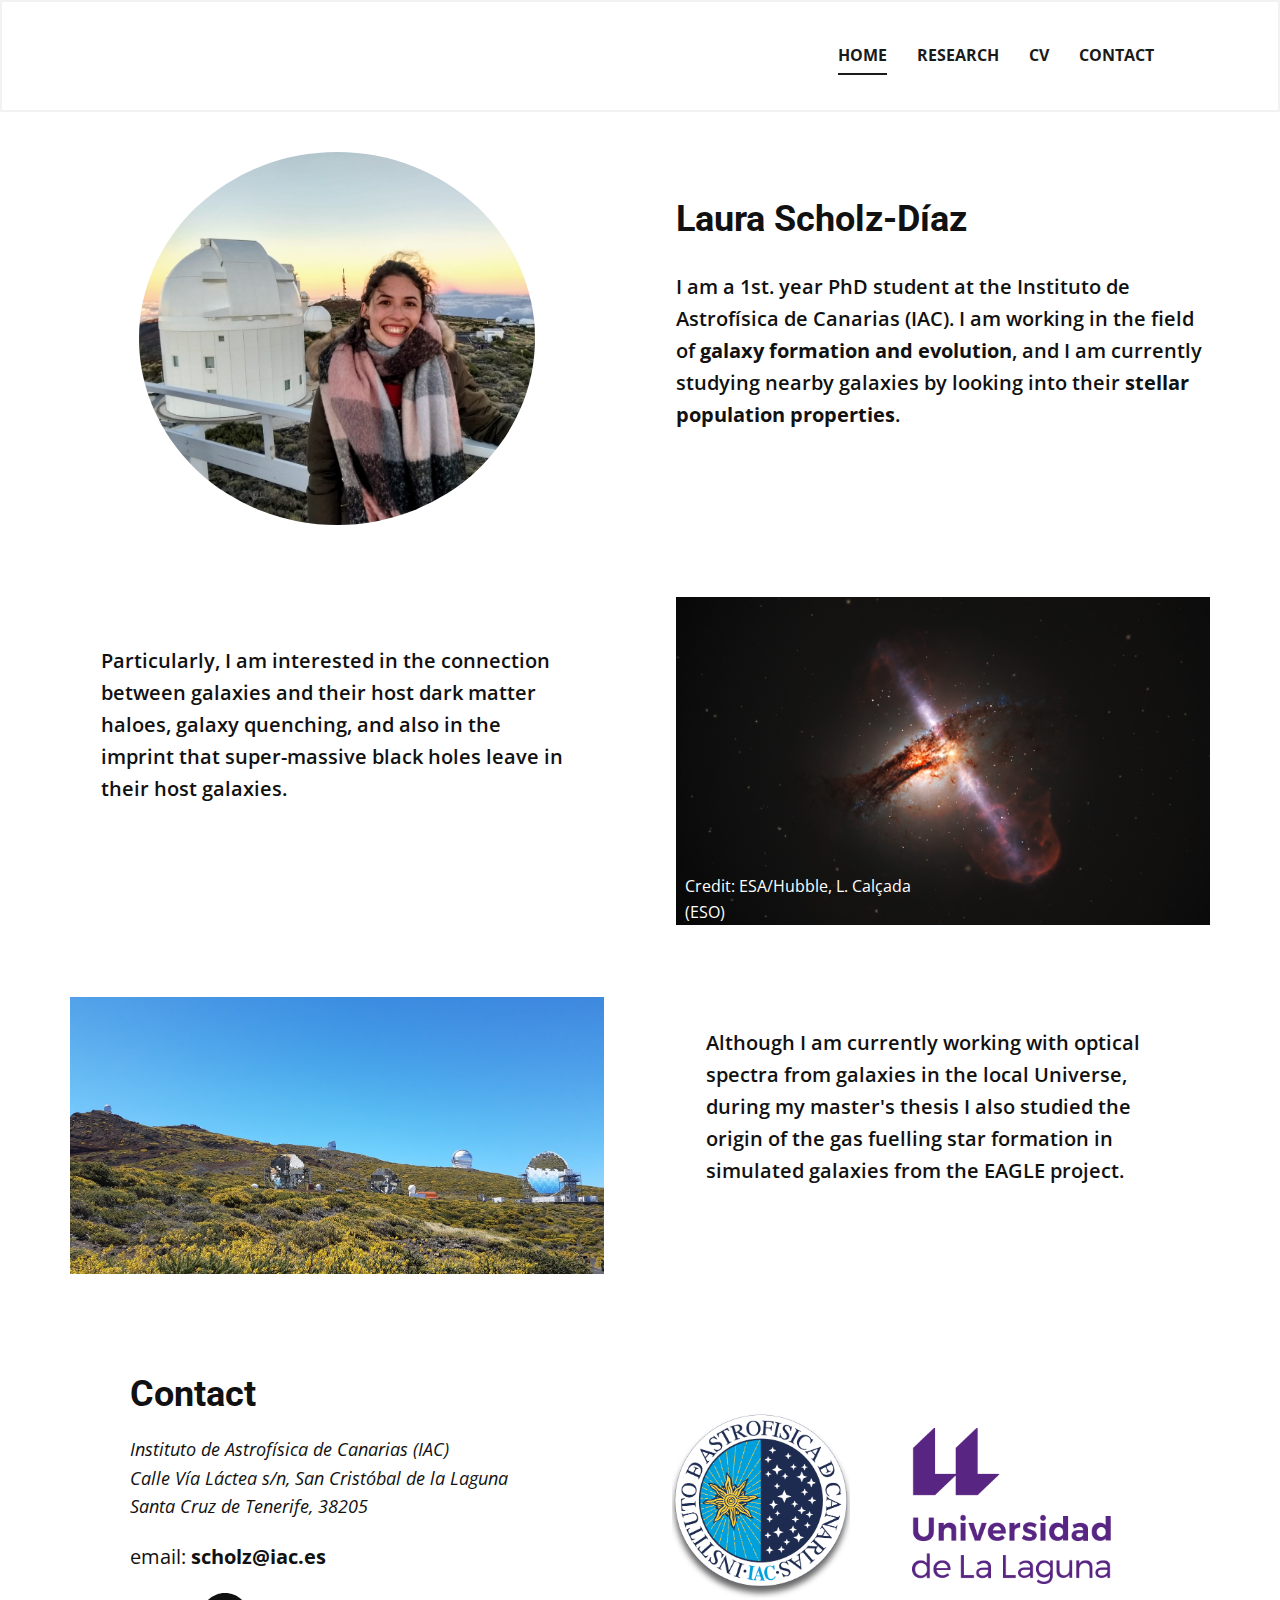
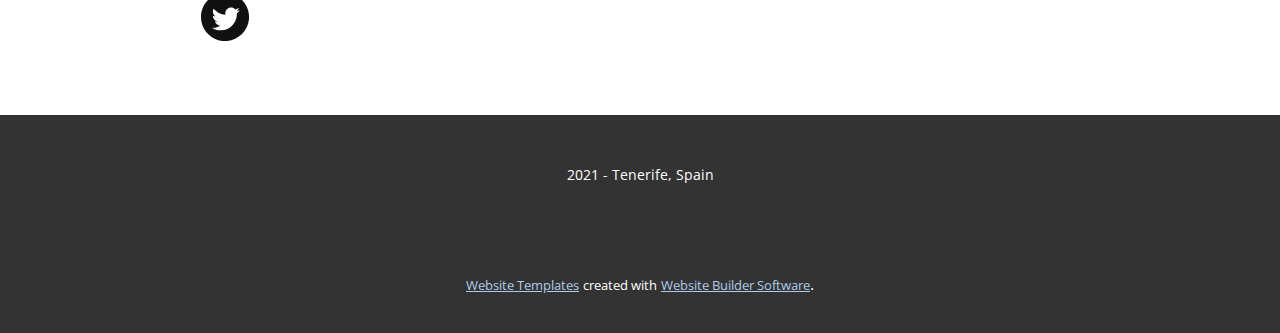
<file: index.html>
<!DOCTYPE html>
<html style="font-size: 16px;">
  <head>
    <meta name="viewport" content="width=device-width, initial-scale=1.0">
    <meta charset="utf-8">
    <meta name="keywords" content="Sample Headline, Sample Headline">
    <meta name="description" content="">
    <meta name="page_type" content="np-template-header-footer-from-plugin">
    <title>Home</title>
    <link rel="stylesheet" href="nicepage.css" media="screen">
<link rel="stylesheet" href="Home.css" media="screen">
    <script class="u-script" type="text/javascript" src="jquery.js" defer=""></script>
    <script class="u-script" type="text/javascript" src="nicepage.js" defer=""></script>
    <meta name="generator" content="Nicepage 3.8.1, nicepage.com">
    <link rel="icon" href="images/favicon.ico">
    <link id="u-theme-google-font" rel="stylesheet" href="https://fonts.googleapis.com/css?family=Roboto:100,100i,300,300i,400,400i,500,500i,700,700i,900,900i|Open+Sans:300,300i,400,400i,600,600i,700,700i,800,800i">
    
    
    
    <script type="application/ld+json">{
		"@context": "http://schema.org",
		"@type": "Organization",
		"name": "Laura",
		"url": "index.html"
}</script>
    <meta property="og:title" content="Home">
    <meta property="og:type" content="website">
    <meta name="theme-color" content="#478ac9">
    <link rel="canonical" href="index.html">
    <meta property="og:url" content="index.html">
  </head>
  <body data-home-page="Home.html" data-home-page-title="Home" class="u-body"><header class="u-border-2 u-border-grey-5 u-clearfix u-header u-sticky u-white u-header" id="sec-630b"><div class="u-clearfix u-sheet u-sheet-1">
        <nav class="u-menu u-menu-dropdown u-offcanvas u-menu-1">
          <div class="menu-collapse" style="font-size: 1rem; letter-spacing: 0px; font-weight: 700; text-transform: uppercase;">
            <a class="u-button-style u-custom-active-border-color u-custom-active-color u-custom-border u-custom-border-color u-custom-borders u-custom-color u-custom-hover-border-color u-custom-hover-color u-custom-left-right-menu-spacing u-custom-text-active-color u-custom-text-color u-custom-text-hover-color u-custom-top-bottom-menu-spacing u-nav-link" href="#">
              <svg><use xmlns:xlink="http://www.w3.org/1999/xlink" xlink:href="#menu-hamburger"></use></svg>
              <svg version="1.1" xmlns="http://www.w3.org/2000/svg" xmlns:xlink="http://www.w3.org/1999/xlink"><defs><symbol id="menu-hamburger" viewBox="0 0 16 16" style="width: 16px; height: 16px;"><rect y="1" width="16" height="2"></rect><rect y="7" width="16" height="2"></rect><rect y="13" width="16" height="2"></rect>
</symbol>
</defs></svg>
            </a>
          </div>
          <div class="u-custom-menu u-nav-container">
            <ul class="u-nav u-spacing-30 u-unstyled u-nav-1"><li class="u-nav-item"><a class="u-border-2 u-border-active-grey-90 u-border-hover-grey-50 u-border-no-left u-border-no-right u-border-no-top u-button-style u-nav-link u-text-active-grey-90 u-text-grey-90 u-text-hover-grey-90" href="Home.html" style="padding: 10px 0px;">Home</a>
</li><li class="u-nav-item"><a class="u-border-2 u-border-active-grey-90 u-border-hover-grey-50 u-border-no-left u-border-no-right u-border-no-top u-button-style u-nav-link u-text-active-grey-90 u-text-grey-90 u-text-hover-grey-90" href="Research.html" style="padding: 10px 0px;">Research</a>
</li><li class="u-nav-item"><a class="u-border-2 u-border-active-grey-90 u-border-hover-grey-50 u-border-no-left u-border-no-right u-border-no-top u-button-style u-nav-link u-text-active-grey-90 u-text-grey-90 u-text-hover-grey-90" href="CV.html" style="padding: 10px 0px;">CV</a>
</li><li class="u-nav-item"><a class="u-border-2 u-border-active-grey-90 u-border-hover-grey-50 u-border-no-left u-border-no-right u-border-no-top u-button-style u-nav-link u-text-active-grey-90 u-text-grey-90 u-text-hover-grey-90" style="padding: 10px 0px;" href="Contact.html">Contact</a>
</li></ul>
          </div>
          <div class="u-custom-menu u-nav-container-collapse">
            <div class="u-black u-container-style u-inner-container-layout u-opacity u-opacity-95 u-sidenav">
              <div class="u-sidenav-overflow">
                <div class="u-menu-close"></div>
                <ul class="u-align-center u-nav u-popupmenu-items u-unstyled u-nav-2"><li class="u-nav-item"><a class="u-button-style u-nav-link" href="Home.html" style="padding: 10px 0px;">Home</a>
</li><li class="u-nav-item"><a class="u-button-style u-nav-link" href="Research.html" style="padding: 10px 0px;">Research</a>
</li><li class="u-nav-item"><a class="u-button-style u-nav-link" href="CV.html" style="padding: 10px 0px;">CV</a>
</li><li class="u-nav-item"><a class="u-button-style u-nav-link" style="padding: 10px 0px;" href="Contact.html">Contact</a>
</li></ul>
              </div>
            </div>
            <div class="u-black u-menu-overlay u-opacity u-opacity-70"></div>
          </div>
        </nav>
      </div></header>
    <section class="u-clearfix u-section-1" id="sec-52cb">
      <div class="u-clearfix u-sheet u-sheet-1">
        <div class="u-clearfix u-expanded-width u-gutter-72 u-layout-wrap u-layout-wrap-1">
          <div class="u-gutter-0 u-layout">
            <div class="u-layout-col">
              <div class="u-size-20">
                <div class="u-layout-row">
                  <div class="u-container-style u-layout-cell u-size-30 u-layout-cell-1">
                    <div class="u-container-layout u-container-layout-1">
                      <div alt="" class="u-absolute-hcenter u-expanded-height u-image u-image-circle u-image-1" data-image-width="1079" data-image-height="1080"></div>
                    </div>
                  </div>
                  <div class="u-align-left u-container-style u-layout-cell u-size-30 u-layout-cell-2">
                    <div class="u-container-layout u-container-layout-2">
                      <h2 class="u-text u-text-1">Laura Scholz-Díaz</h2>
                      <p class="u-large-text u-text u-text-variant u-text-2">I am a 1st. year PhD student at the Instituto de Astrofísica de Canarias (IAC). I am working in the field of <span style="font-weight: 700;">galaxy</span>
                        <span style="font-weight: 700;">formation</span>
                        <span style="font-weight: 700;">and</span>
                        <span style="font-weight: 700;">evolution</span>, and I am currently studying nearby galaxies by looking into their <span style="font-weight: 700;">stellar population properties</span>.&nbsp;
                      </p>
                    </div>
                  </div>
                </div>
              </div>
              <div class="u-size-20">
                <div class="u-layout-row">
                  <div class="u-align-left u-container-style u-layout-cell u-size-30 u-layout-cell-3">
                    <div class="u-container-layout u-container-layout-3">
                      <p class="u-large-text u-text u-text-variant u-text-3">Particularly, I am interested in the connection between galaxies and their host dark matter haloes,&nbsp;galaxy quenching, and also&nbsp;in the imprint that&nbsp;super-massive black holes leave in their host galaxies.&nbsp;<br>
                      </p>
                    </div>
                  </div>
                  <div class="u-container-style u-image u-layout-cell u-size-30 u-image-2" data-image-width="5000" data-image-height="3125">
                    <div class="u-container-layout u-container-layout-4">
                      <p class="u-text u-text-body-alt-color u-text-4">Credit: ESA/Hubble, L. Calçada (ESO)</p>
                    </div>
                  </div>
                </div>
              </div>
              <div class="u-size-20">
                <div class="u-layout-row">
                  <div class="u-container-style u-image u-layout-cell u-size-30 u-image-3" data-image-width="1600" data-image-height="1200">
                    <div class="u-container-layout u-container-layout-5"></div>
                  </div>
                  <div class="u-container-style u-layout-cell u-size-30 u-layout-cell-6">
                    <div class="u-container-layout u-container-layout-6">
                      <p class="u-large-text u-text u-text-default u-text-font u-text-variant u-text-5">Although I am currently working with optical spectra from galaxies in the local Universe, during my master's thesis I also studied the origin of the gas&nbsp;fuelling&nbsp;star formation&nbsp;in simulated galaxies from the EAGLE project.</p>
                    </div>
                  </div>
                </div>
              </div>
            </div>
          </div>
        </div>
      </div>
    </section>
    <section class="u-clearfix u-section-2" id="sec-bc0f">
      <div class="u-clearfix u-sheet u-sheet-1">
        <div class="u-clearfix u-expanded-width u-layout-wrap u-layout-wrap-1">
          <div class="u-gutter-0 u-layout">
            <div class="u-layout-row">
              <div class="u-align-center-sm u-align-center-xs u-align-left-lg u-align-left-md u-align-left-xl u-container-style u-layout-cell u-left-cell u-size-30 u-layout-cell-1">
                <div class="u-container-layout u-container-layout-1">
                  <h2 class="u-text u-text-1">Contact</h2>
                  <p class="u-align-left u-text u-text-2">
                    <span style="font-style: italic; font-size: 1.125rem;">
                      <span style="font-weight: 400;">Instituto de Astrofísica de Canarias (IAC)</span>
                      <br>Calle Vía Láctea s/n,&nbsp;San Cristóbal de la Laguna<br>Santa Cruz de Tenerife, 38205
                    </span>
                    <br>
                  </p>
                  <p class="u-align-left u-text u-text-3">
                    <span style="font-weight: 400;">email: </span>scholz@iac.es
                  </p>
                  <div class="u-social-icons u-spacing-8 u-social-icons-1">
                    <a class="u-social-url" target="_blank" href="https://twitter.com/astro_lesd" title="Twitter"><span class="u-icon u-icon-circle u-social-icon u-social-twitter u-icon-1"><svg class="u-svg-link" preserveAspectRatio="xMidYMin slice" viewBox="0 0 112 112" style=""><use xmlns:xlink="http://www.w3.org/1999/xlink" xlink:href="#svg-811d"></use></svg><svg xmlns="http://www.w3.org/2000/svg" xmlns:xlink="http://www.w3.org/1999/xlink" version="1.1" xml:space="preserve" class="u-svg-content" viewBox="0 0 112 112" x="0px" y="0px" id="svg-811d"><path d="M56.1,0C25.1,0,0,25.1,0,56.1s25.1,56.1,56.1,56.1s56.1-25.1,56.1-56.1S87.1,0,56.1,0z M83.8,47.3 c0,0.6,0,1.2,0,1.7c0,17.7-13.5,38.2-38.2,38.2c-7.6,0-14.6-2.2-20.6-6c1,0.1,2.1,0.2,3.2,0.2c6.3,0,12.1-2.1,16.7-5.7 c-5.9-0.1-10.8-4-12.5-9.3c0.8,0.2,1.7,0.2,2.5,0.2c1.2,0,2.4-0.2,3.5-0.5c-6.1-1.2-10.8-6.7-10.8-13.1c0-0.1,0-0.1,0-0.2 c1.8,1,3.9,1.6,6.1,1.7c-3.6-2.4-6-6.5-6-11.2c0-2.5,0.7-4.8,1.8-6.7c6.6,8.1,16.5,13.5,27.6,14c-0.2-1-0.3-2-0.3-3.1 c0-7.4,6-13.4,13.4-13.4c3.9,0,7.3,1.6,9.8,4.2c3.1-0.6,5.9-1.7,8.5-3.3c-1,3.1-3.1,5.8-5.9,7.4c2.7-0.3,5.3-1,7.7-2.1 C88.7,43,86.4,45.4,83.8,47.3z"></path></svg>
                    
                    
                  </span>
                    </a>
                  </div>
                </div>
              </div>
              <div class="u-align-center-sm u-align-center-xs u-align-right-lg u-align-right-md u-align-right-xl u-container-style u-layout-cell u-right-cell u-size-30 u-layout-cell-2">
                <div class="u-container-layout u-container-layout-2">
                  <img src="images/logo_iac_500x500_shadow_trans.png" alt="" class="u-image u-image-default u-image-1" data-image-width="514" data-image-height="529">
                  <img src="images/ull_semi_horiz_color.png" alt="" class="u-image u-image-default u-image-2" data-image-width="574" data-image-height="450">
                </div>
              </div>
            </div>
          </div>
        </div>
      </div>
    </section>
    
    
    <footer class="u-align-center u-clearfix u-footer u-grey-80 u-footer" id="sec-318b"><div class="u-clearfix u-sheet u-sheet-1">
        <p class="u-small-text u-text u-text-variant u-text-1">2021 - Tenerife, Spain</p>
      </div></footer>
    <section class="u-backlink u-clearfix u-grey-80">
      <a class="u-link" href="https://nicepage.com/website-templates" target="_blank">
        <span>Website Templates</span>
      </a>
      <p class="u-text">
        <span>created with</span>
      </p>
      <a class="u-link" href="https://nicepage.com/" target="_blank">
        <span>Website Builder Software</span>
      </a>. 
    </section>
  </body>
</html>
</file>
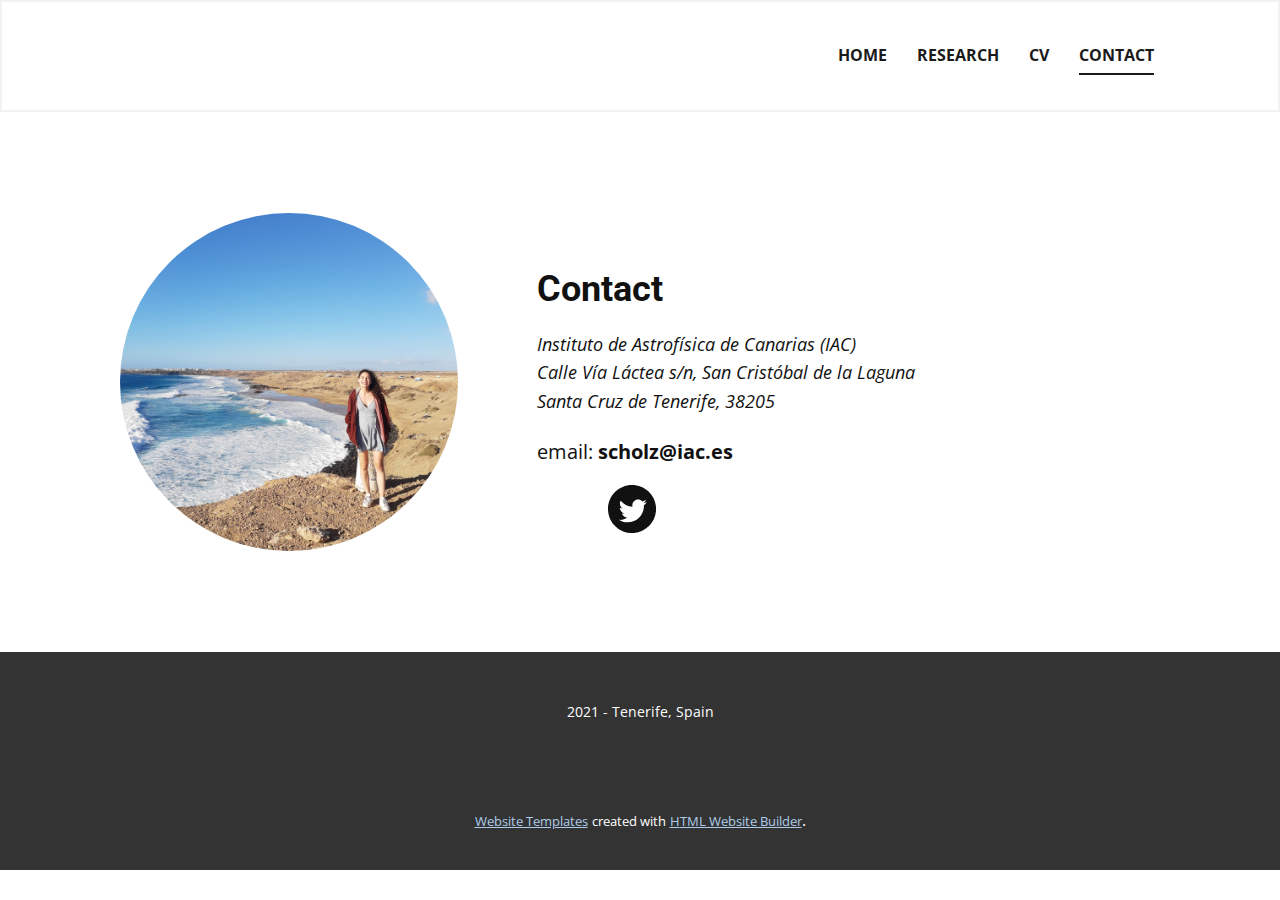
<file: Contact.html>
<!DOCTYPE html>
<html style="font-size: 16px;">
  <head>
    <meta name="viewport" content="width=device-width, initial-scale=1.0">
    <meta charset="utf-8">
    <meta name="keywords" content="">
    <meta name="description" content="">
    <meta name="page_type" content="np-template-header-footer-from-plugin">
    <title>Contact</title>
    <link rel="stylesheet" href="nicepage.css" media="screen">
<link rel="stylesheet" href="Contact.css" media="screen">
    <script class="u-script" type="text/javascript" src="jquery.js" defer=""></script>
    <script class="u-script" type="text/javascript" src="nicepage.js" defer=""></script>
    <meta name="generator" content="Nicepage 3.8.1, nicepage.com">
    <link rel="icon" href="images/favicon.ico">
    <link id="u-theme-google-font" rel="stylesheet" href="https://fonts.googleapis.com/css?family=Roboto:100,100i,300,300i,400,400i,500,500i,700,700i,900,900i|Open+Sans:300,300i,400,400i,600,600i,700,700i,800,800i">
    
    
    <script type="application/ld+json">{
		"@context": "http://schema.org",
		"@type": "Organization",
		"name": "Laura",
		"url": "index.html"
}</script>
    <meta property="og:title" content="Contact">
    <meta property="og:type" content="website">
    <meta name="theme-color" content="#478ac9">
    <link rel="canonical" href="index.html">
    <meta property="og:url" content="index.html">
  </head>
  <body class="u-body"><header class="u-border-2 u-border-grey-5 u-clearfix u-header u-sticky u-white u-header" id="sec-630b"><div class="u-clearfix u-sheet u-sheet-1">
        <nav class="u-menu u-menu-dropdown u-offcanvas u-menu-1">
          <div class="menu-collapse" style="font-size: 1rem; letter-spacing: 0px; font-weight: 700; text-transform: uppercase;">
            <a class="u-button-style u-custom-active-border-color u-custom-active-color u-custom-border u-custom-border-color u-custom-borders u-custom-color u-custom-hover-border-color u-custom-hover-color u-custom-left-right-menu-spacing u-custom-text-active-color u-custom-text-color u-custom-text-hover-color u-custom-top-bottom-menu-spacing u-nav-link" href="#">
              <svg><use xmlns:xlink="http://www.w3.org/1999/xlink" xlink:href="#menu-hamburger"></use></svg>
              <svg version="1.1" xmlns="http://www.w3.org/2000/svg" xmlns:xlink="http://www.w3.org/1999/xlink"><defs><symbol id="menu-hamburger" viewBox="0 0 16 16" style="width: 16px; height: 16px;"><rect y="1" width="16" height="2"></rect><rect y="7" width="16" height="2"></rect><rect y="13" width="16" height="2"></rect>
</symbol>
</defs></svg>
            </a>
          </div>
          <div class="u-custom-menu u-nav-container">
            <ul class="u-nav u-spacing-30 u-unstyled u-nav-1"><li class="u-nav-item"><a class="u-border-2 u-border-active-grey-90 u-border-hover-grey-50 u-border-no-left u-border-no-right u-border-no-top u-button-style u-nav-link u-text-active-grey-90 u-text-grey-90 u-text-hover-grey-90" href="Home.html" style="padding: 10px 0px;">Home</a>
</li><li class="u-nav-item"><a class="u-border-2 u-border-active-grey-90 u-border-hover-grey-50 u-border-no-left u-border-no-right u-border-no-top u-button-style u-nav-link u-text-active-grey-90 u-text-grey-90 u-text-hover-grey-90" href="Research.html" style="padding: 10px 0px;">Research</a>
</li><li class="u-nav-item"><a class="u-border-2 u-border-active-grey-90 u-border-hover-grey-50 u-border-no-left u-border-no-right u-border-no-top u-button-style u-nav-link u-text-active-grey-90 u-text-grey-90 u-text-hover-grey-90" href="CV.html" style="padding: 10px 0px;">CV</a>
</li><li class="u-nav-item"><a class="u-border-2 u-border-active-grey-90 u-border-hover-grey-50 u-border-no-left u-border-no-right u-border-no-top u-button-style u-nav-link u-text-active-grey-90 u-text-grey-90 u-text-hover-grey-90" style="padding: 10px 0px;" href="Contact.html">Contact</a>
</li></ul>
          </div>
          <div class="u-custom-menu u-nav-container-collapse">
            <div class="u-black u-container-style u-inner-container-layout u-opacity u-opacity-95 u-sidenav">
              <div class="u-sidenav-overflow">
                <div class="u-menu-close"></div>
                <ul class="u-align-center u-nav u-popupmenu-items u-unstyled u-nav-2"><li class="u-nav-item"><a class="u-button-style u-nav-link" href="Home.html" style="padding: 10px 0px;">Home</a>
</li><li class="u-nav-item"><a class="u-button-style u-nav-link" href="Research.html" style="padding: 10px 0px;">Research</a>
</li><li class="u-nav-item"><a class="u-button-style u-nav-link" href="CV.html" style="padding: 10px 0px;">CV</a>
</li><li class="u-nav-item"><a class="u-button-style u-nav-link" style="padding: 10px 0px;" href="Contact.html">Contact</a>
</li></ul>
              </div>
            </div>
            <div class="u-black u-menu-overlay u-opacity u-opacity-70"></div>
          </div>
        </nav>
      </div></header>
    <section class="u-clearfix u-section-1" id="sec-fb46">
      <div class="u-clearfix u-sheet u-sheet-1">
        <div class="u-clearfix u-expanded-width u-gutter-0 u-layout-wrap u-layout-wrap-1">
          <div class="u-layout">
            <div class="u-layout-row">
              <div class="u-align-center u-container-style u-layout-cell u-left-cell u-size-23 u-layout-cell-1">
                <div class="u-container-layout u-valign-middle u-container-layout-1">
                  <div alt="" class="u-image u-image-circle u-image-1" src="" data-image-width="1600" data-image-height="1600"></div>
                </div>
              </div>
              <div class="u-align-left u-container-style u-layout-cell u-right-cell u-size-37 u-layout-cell-2">
                <div class="u-container-layout u-container-layout-2">
                  <h2 class="u-text u-text-1">Contact</h2>
                  <p class="u-text u-text-2">
                    <span style="font-style: italic; font-size: 1.125rem;">
                      <span style="font-weight: 400;">Instituto de Astrofísica de Canarias (IAC)</span>
                      <br>Calle Vía Láctea s/n,&nbsp;San Cristóbal de la Laguna<br>Santa Cruz de Tenerife, 38205
                    </span>
                    <br>
                  </p>
                  <p class="u-text u-text-3">
                    <span style="font-weight: 400;">email: </span>scholz@iac.es
                  </p>
                  <div class="u-social-icons u-spacing-8 u-social-icons-1">
                    <a class="u-social-url" target="_blank" href="https://twitter.com/astro_lesd" title="Twitter"><span class="u-icon u-icon-circle u-social-icon u-social-twitter u-icon-1"><svg class="u-svg-link" preserveAspectRatio="xMidYMin slice" viewBox="0 0 112 112" style=""><use xmlns:xlink="http://www.w3.org/1999/xlink" xlink:href="#svg-5c20"></use></svg><svg xmlns="http://www.w3.org/2000/svg" xmlns:xlink="http://www.w3.org/1999/xlink" version="1.1" xml:space="preserve" class="u-svg-content" viewBox="0 0 112 112" x="0px" y="0px" id="svg-5c20"><path d="M56.1,0C25.1,0,0,25.1,0,56.1s25.1,56.1,56.1,56.1s56.1-25.1,56.1-56.1S87.1,0,56.1,0z M83.8,47.3 c0,0.6,0,1.2,0,1.7c0,17.7-13.5,38.2-38.2,38.2c-7.6,0-14.6-2.2-20.6-6c1,0.1,2.1,0.2,3.2,0.2c6.3,0,12.1-2.1,16.7-5.7 c-5.9-0.1-10.8-4-12.5-9.3c0.8,0.2,1.7,0.2,2.5,0.2c1.2,0,2.4-0.2,3.5-0.5c-6.1-1.2-10.8-6.7-10.8-13.1c0-0.1,0-0.1,0-0.2 c1.8,1,3.9,1.6,6.1,1.7c-3.6-2.4-6-6.5-6-11.2c0-2.5,0.7-4.8,1.8-6.7c6.6,8.1,16.5,13.5,27.6,14c-0.2-1-0.3-2-0.3-3.1 c0-7.4,6-13.4,13.4-13.4c3.9,0,7.3,1.6,9.8,4.2c3.1-0.6,5.9-1.7,8.5-3.3c-1,3.1-3.1,5.8-5.9,7.4c2.7-0.3,5.3-1,7.7-2.1 C88.7,43,86.4,45.4,83.8,47.3z"></path></svg>
                    
                    
                  </span>
                    </a>
                  </div>
                </div>
              </div>
            </div>
          </div>
        </div>
      </div>
    </section>
    
    
    <footer class="u-align-center u-clearfix u-footer u-grey-80 u-footer" id="sec-318b"><div class="u-clearfix u-sheet u-sheet-1">
        <p class="u-small-text u-text u-text-variant u-text-1">2021 - Tenerife, Spain</p>
      </div></footer>
    <section class="u-backlink u-clearfix u-grey-80">
      <a class="u-link" href="https://nicepage.com/website-templates" target="_blank">
        <span>Website Templates</span>
      </a>
      <p class="u-text">
        <span>created with</span>
      </p>
      <a class="u-link" href="https://nicepage.com/html-website-builder" target="_blank">
        <span>HTML Website Builder</span>
      </a>. 
    </section>
  </body>
</html>
</file>
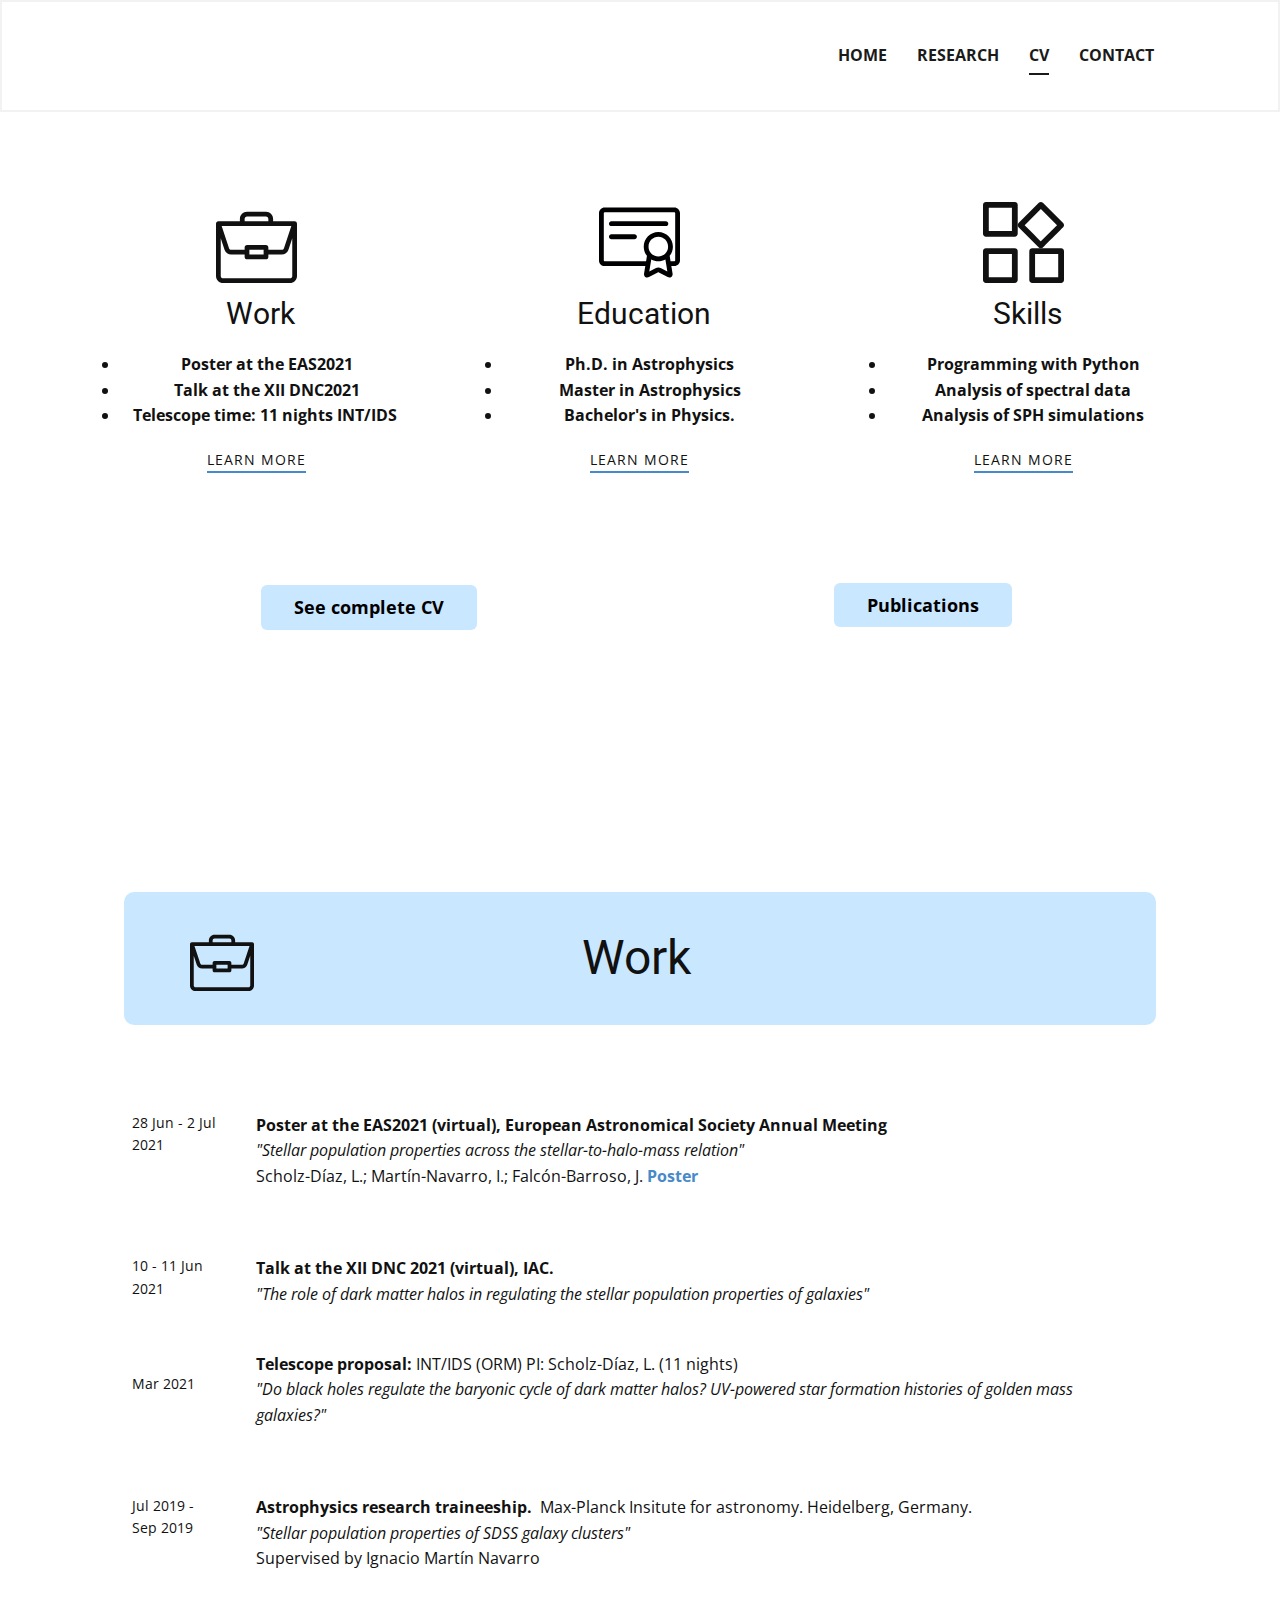
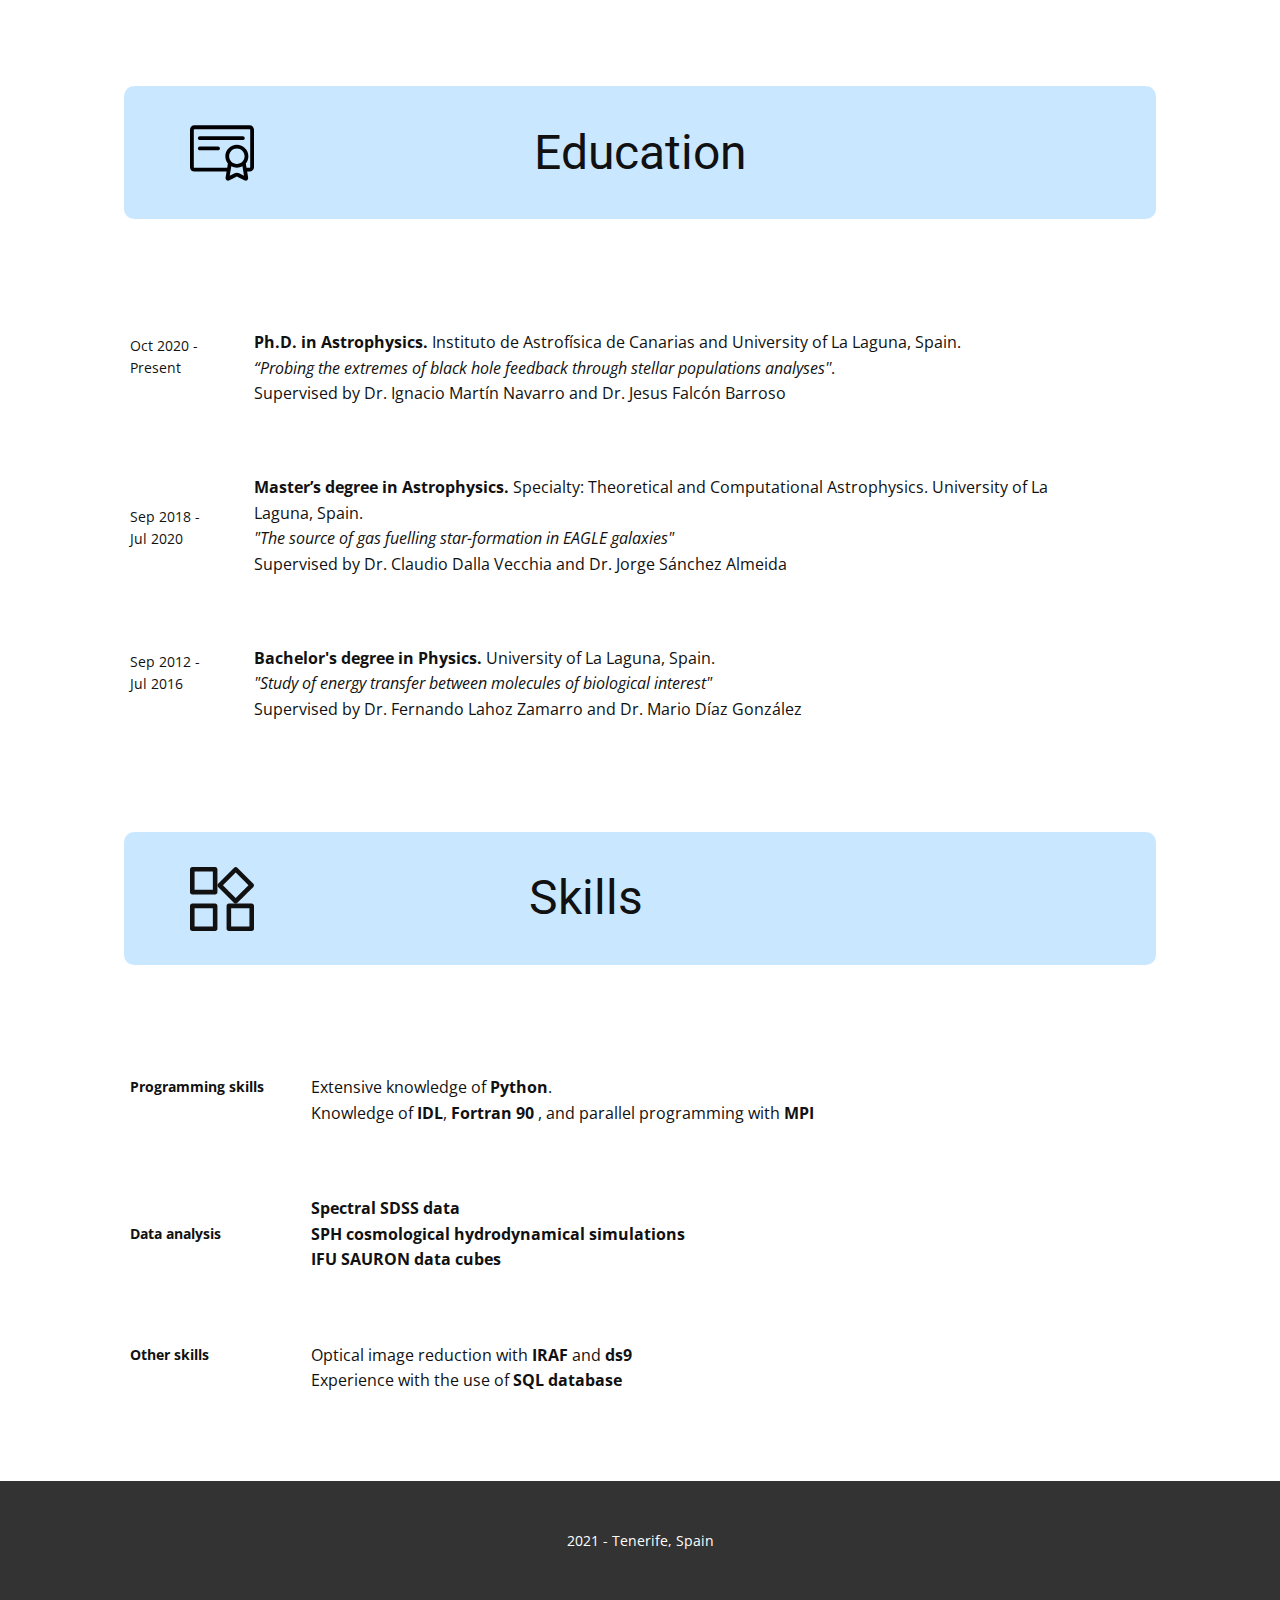
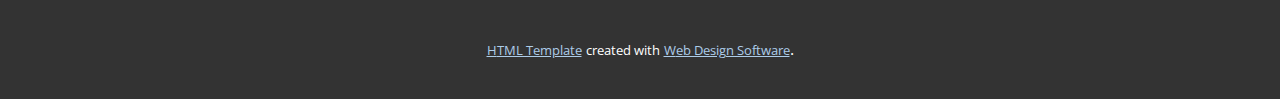
<file: CV.html>
<!DOCTYPE html>
<html style="font-size: 16px;">
  <head>
    <meta name="viewport" content="width=device-width, initial-scale=1.0">
    <meta charset="utf-8">
    <meta name="keywords" content="">
    <meta name="description" content="">
    <meta name="page_type" content="np-template-header-footer-from-plugin">
    <title>CV</title>
    <link rel="stylesheet" href="nicepage.css" media="screen">
<link rel="stylesheet" href="CV.css" media="screen">
    <script class="u-script" type="text/javascript" src="jquery.js" defer=""></script>
    <script class="u-script" type="text/javascript" src="nicepage.js" defer=""></script>
    <meta name="generator" content="Nicepage 3.8.1, nicepage.com">
    <link rel="icon" href="images/favicon.ico">
    <link id="u-theme-google-font" rel="stylesheet" href="https://fonts.googleapis.com/css?family=Roboto:100,100i,300,300i,400,400i,500,500i,700,700i,900,900i|Open+Sans:300,300i,400,400i,600,600i,700,700i,800,800i">
    
    
    
    
    
    
    
    
    
    <script type="application/ld+json">{
		"@context": "http://schema.org",
		"@type": "Organization",
		"name": "Laura",
		"url": "index.html"
}</script>
    <meta property="og:title" content="CV">
    <meta property="og:type" content="website">
    <meta name="theme-color" content="#478ac9">
    <link rel="canonical" href="index.html">
    <meta property="og:url" content="index.html">
  </head>
  <body class="u-body"><header class="u-border-2 u-border-grey-5 u-clearfix u-header u-sticky u-white u-header" id="sec-630b"><div class="u-clearfix u-sheet u-sheet-1">
        <nav class="u-menu u-menu-dropdown u-offcanvas u-menu-1">
          <div class="menu-collapse" style="font-size: 1rem; letter-spacing: 0px; font-weight: 700; text-transform: uppercase;">
            <a class="u-button-style u-custom-active-border-color u-custom-active-color u-custom-border u-custom-border-color u-custom-borders u-custom-color u-custom-hover-border-color u-custom-hover-color u-custom-left-right-menu-spacing u-custom-text-active-color u-custom-text-color u-custom-text-hover-color u-custom-top-bottom-menu-spacing u-nav-link" href="#">
              <svg><use xmlns:xlink="http://www.w3.org/1999/xlink" xlink:href="#menu-hamburger"></use></svg>
              <svg version="1.1" xmlns="http://www.w3.org/2000/svg" xmlns:xlink="http://www.w3.org/1999/xlink"><defs><symbol id="menu-hamburger" viewBox="0 0 16 16" style="width: 16px; height: 16px;"><rect y="1" width="16" height="2"></rect><rect y="7" width="16" height="2"></rect><rect y="13" width="16" height="2"></rect>
</symbol>
</defs></svg>
            </a>
          </div>
          <div class="u-custom-menu u-nav-container">
            <ul class="u-nav u-spacing-30 u-unstyled u-nav-1"><li class="u-nav-item"><a class="u-border-2 u-border-active-grey-90 u-border-hover-grey-50 u-border-no-left u-border-no-right u-border-no-top u-button-style u-nav-link u-text-active-grey-90 u-text-grey-90 u-text-hover-grey-90" href="Home.html" style="padding: 10px 0px;">Home</a>
</li><li class="u-nav-item"><a class="u-border-2 u-border-active-grey-90 u-border-hover-grey-50 u-border-no-left u-border-no-right u-border-no-top u-button-style u-nav-link u-text-active-grey-90 u-text-grey-90 u-text-hover-grey-90" href="Research.html" style="padding: 10px 0px;">Research</a>
</li><li class="u-nav-item"><a class="u-border-2 u-border-active-grey-90 u-border-hover-grey-50 u-border-no-left u-border-no-right u-border-no-top u-button-style u-nav-link u-text-active-grey-90 u-text-grey-90 u-text-hover-grey-90" href="CV.html" style="padding: 10px 0px;">CV</a>
</li><li class="u-nav-item"><a class="u-border-2 u-border-active-grey-90 u-border-hover-grey-50 u-border-no-left u-border-no-right u-border-no-top u-button-style u-nav-link u-text-active-grey-90 u-text-grey-90 u-text-hover-grey-90" style="padding: 10px 0px;" href="Contact.html">Contact</a>
</li></ul>
          </div>
          <div class="u-custom-menu u-nav-container-collapse">
            <div class="u-black u-container-style u-inner-container-layout u-opacity u-opacity-95 u-sidenav">
              <div class="u-sidenav-overflow">
                <div class="u-menu-close"></div>
                <ul class="u-align-center u-nav u-popupmenu-items u-unstyled u-nav-2"><li class="u-nav-item"><a class="u-button-style u-nav-link" href="Home.html" style="padding: 10px 0px;">Home</a>
</li><li class="u-nav-item"><a class="u-button-style u-nav-link" href="Research.html" style="padding: 10px 0px;">Research</a>
</li><li class="u-nav-item"><a class="u-button-style u-nav-link" href="CV.html" style="padding: 10px 0px;">CV</a>
</li><li class="u-nav-item"><a class="u-button-style u-nav-link" style="padding: 10px 0px;" href="Contact.html">Contact</a>
</li></ul>
              </div>
            </div>
            <div class="u-black u-menu-overlay u-opacity u-opacity-70"></div>
          </div>
        </nav>
      </div></header>
    <section class="u-align-center u-clearfix u-section-1" id="carousel_3d77">
      <div class="u-clearfix u-sheet u-sheet-1">
        <div class="u-expanded-width u-list u-repeater u-list-1">
          <div class="u-align-center u-container-style u-list-item u-repeater-item">
            <div class="u-container-layout u-similar-container u-valign-top u-container-layout-1"><span class="u-icon u-icon-circle u-icon-1"><svg class="u-svg-link" preserveAspectRatio="xMidYMin slice" viewBox="0 -31 512 512" style=""><use xmlns:xlink="http://www.w3.org/1999/xlink" xlink:href="#svg-5a55"></use></svg><svg xmlns="http://www.w3.org/2000/svg" xmlns:xlink="http://www.w3.org/1999/xlink" version="1.1" xml:space="preserve" class="u-svg-content" viewBox="0 -31 512 512" id="svg-5a55"><path d="m497.09375 60.003906c-.03125 0-.0625-.003906-.09375-.003906h-136v-15c0-24.8125-20.1875-45-45-45h-120c-24.8125 0-45 20.1875-45 45v15h-136c-8.351562 0-15 6.84375-15 15v330c0 24.8125 20.1875 45 45 45h422c24.8125 0 45-20.1875 45-45v-329.683594c0-.019531 0-.039062 0-.058594-.574219-9.851562-6.632812-15.199218-14.90625-15.253906zm-316.09375-15.003906c0-8.269531 6.730469-15 15-15h120c8.269531 0 15 6.730469 15 15v15h-150zm295.1875 45-46.582031 139.742188c-2.042969 6.136718-7.761719 10.257812-14.226563 10.257812h-84.378906v-15c0-8.285156-6.714844-15-15-15h-120c-8.285156 0-15 6.714844-15 15v15h-84.378906c-6.464844 0-12.183594-4.121094-14.226563-10.257812l-46.582031-139.742188zm-175.1875 150v30h-90v-30zm181 165c0 8.269531-6.730469 15-15 15h-422c-8.269531 0-15-6.730469-15-15v-237.566406l23.933594 71.796875c6.132812 18.40625 23.289062 30.769531 42.6875 30.769531h84.378906v15c0 8.285156 6.714844 15 15 15h120c8.285156 0 15-6.714844 15-15v-15h84.378906c19.398438 0 36.554688-12.363281 42.6875-30.769531l23.933594-71.796875zm0 0"></path></svg>
            
            
          </span>
              <h3 class="u-text u-text-1">Work</h3>
              <ul class="u-text u-text-2">
                <li>
                  <span style="font-weight: 700;">Poster at the EAS2021</span>
                </li>
                <li>
                  <span style="font-weight: 700;">Talk at the XII DNC2021</span>
                </li>
                <li><b style="color: #111111; font-family: 'Open Sans',sans-serif; font-size: 1rem; background-color: #ffffff;">Telescope time: 11 nights INT/IDS&nbsp;</b>
                </li>
              </ul>
              <a href="CV.html#sec-7b11" data-page-id="112550280" class="u-active-none u-border-2 u-border-palette-1-base u-btn u-btn-rectangle u-button-style u-hover-none u-none u-text-body-color u-btn-1">learn more</a>
            </div>
          </div>
          <div class="u-align-center u-container-style u-list-item u-repeater-item">
            <div class="u-container-layout u-similar-container u-valign-top u-container-layout-2"><span class="u-icon u-icon-circle u-icon-2"><svg class="u-svg-link" preserveAspectRatio="xMidYMin slice" viewBox="0 0 252.643 252.643" style=""><use xmlns:xlink="http://www.w3.org/1999/xlink" xlink:href="#svg-995d"></use></svg><svg class="u-svg-content" id="svg-995d" style="color: rgb(0, 0, 2);"><g><path style="fill:currentColor;" d="M235.143,17.081H17.5c-9.649,0-17.5,7.851-17.5,17.5v147.658c0,9.649,7.851,17.5,17.5,17.5h126.911   l-3.832,23.37c-0.721,4.399,0.734,8.384,3.893,10.658c3.158,2.274,7.396,2.396,11.341,0.317l27.381-14.412   c0.764-0.392,2.869-0.392,3.633,0l27.381,14.412c1.873,0.986,3.813,1.477,5.672,1.477c2.056,0,4.012-0.601,5.67-1.795   c3.158-2.274,4.613-6.26,3.893-10.659l-3.831-23.369h9.532c9.649,0,17.5-7.851,17.5-17.5V34.581   C252.643,24.931,244.792,17.081,235.143,17.081z M185.011,169.743c-16.817,0-30.5-13.683-30.5-30.5c0-16.817,13.683-30.5,30.5-30.5   s30.5,13.683,30.5,30.5C215.511,156.06,201.828,169.743,185.011,169.743z M193.814,206.399c-5.101-2.686-12.506-2.686-17.606,0   l-19.358,10.189l6.154-37.539c6.527,3.623,14.029,5.693,22.008,5.693s15.48-2.071,22.008-5.693l2.398,14.635   c0.006,0.024,0.008,0.05,0.013,0.074l3.743,22.831L193.814,206.399z M237.643,182.239c0,1.355-1.145,2.5-2.5,2.5h-11.991   l-2.739-16.709c-0.011-0.066-0.029-0.129-0.042-0.195c6.335-7.818,10.141-17.768,10.141-28.592c0-25.089-20.411-45.5-45.5-45.5   c-25.089,0-45.5,20.411-45.5,45.5c0,10.824,3.806,20.772,10.141,28.592c-0.013,0.065-0.031,0.129-0.042,0.194l-2.741,16.723   c-0.084-0.003-0.165-0.013-0.249-0.013H17.5c-1.355,0-2.5-1.145-2.5-2.5V34.581c0-1.355,1.145-2.5,2.5-2.5h217.643   c1.355,0,2.5,1.145,2.5,2.5V182.239z"></path><path style="fill:currentColor;" d="M208.619,60.243h-170c-4.143,0-7.5,3.357-7.5,7.5c0,4.143,3.357,7.5,7.5,7.5h170   c4.143,0,7.5-3.357,7.5-7.5C216.119,63.6,212.762,60.243,208.619,60.243z"></path><path style="fill:currentColor;" d="M110.619,100.911h-72c-4.143,0-7.5,3.357-7.5,7.5c0,4.143,3.357,7.5,7.5,7.5h72   c4.143,0,7.5-3.357,7.5-7.5C118.119,104.268,114.762,100.911,110.619,100.911z"></path>
</g></svg>
            
            
          </span>
              <h3 class="u-text u-text-3">Education</h3>
              <ul class="u-text u-text-4">
                <li style="">
                  <span style="font-weight: 700;">Ph.D. in Astrophysics</span>
                </li>
                <li style="">
                  <span style="font-weight: 700;">Master in Astrophysics</span>
                </li>
                <li style=""><b>Bachelor's in Physics.</b>
                  <br>
                </li>
              </ul>
              <a href="CV.html#carousel_3100" data-page-id="112550280" class="u-active-none u-border-2 u-border-palette-1-base u-btn u-btn-rectangle u-button-style u-hover-none u-none u-text-body-color u-btn-2">learn more</a>
            </div>
          </div>
          <div class="u-align-center u-container-style u-list-item u-repeater-item">
            <div class="u-container-layout u-similar-container u-valign-top u-container-layout-3"><span class="u-icon u-icon-circle u-icon-3"><svg class="u-svg-link" preserveAspectRatio="xMidYMin slice" viewBox="0 0 462 462" style=""><use xmlns:xlink="http://www.w3.org/1999/xlink" xlink:href="#svg-0417"></use></svg><svg xmlns="http://www.w3.org/2000/svg" xmlns:xlink="http://www.w3.org/1999/xlink" version="1.1" xml:space="preserve" class="u-svg-content" viewBox="0 0 462 462" id="svg-0417"><path d="m181.5 0h-165c-9.12 0-16.5 7.38-16.5 16.5v165c0 9.12 7.38 16.5 16.5 16.5h165c9.12 0 16.5-7.38 16.5-16.5v-49.5-115.5c0-9.12-7.38-16.5-16.5-16.5zm-16.5 165h-132v-132h132z"></path><path d="m181.5 264h-165c-9.12 0-16.5 7.38-16.5 16.5v165c0 9.12 7.38 16.5 16.5 16.5h165c9.12 0 16.5-7.38 16.5-16.5v-165c0-9.12-7.38-16.5-16.5-16.5zm-16.5 165h-132v-132h132z"></path><path d="m445.5 264h-115.5-49.5c-9.12 0-16.5 7.38-16.5 16.5v165c0 9.12 7.38 16.5 16.5 16.5h165c9.12 0 16.5-7.38 16.5-16.5v-165c0-9.12-7.38-16.5-16.5-16.5zm-16.5 165h-132v-132h132z"></path><path d="m457.166 143.666c6.445-6.445 6.445-16.887 0-23.332l-115.5-115.5c-6.445-6.445-16.887-6.445-23.332 0l-115.5 115.5c-3.223 3.223-4.834 7.444-4.834 11.666s1.611 8.443 4.834 11.666l115.5 115.5c3.223 3.223 7.444 4.834 11.666 4.834s8.443-1.611 11.666-4.834c0 0 115.5-115.5 115.5-115.5zm-219.334-11.666 92.168-92.168 92.168 92.168-92.168 92.168s-92.168-92.168-92.168-92.168z"></path></svg>
            
            
          </span>
              <h3 class="u-text u-text-5">Skills</h3>
              <ul class="u-text u-text-6">
                <li>
                  <span style="font-weight: 700;">Programming with <span style="font-weight: 700;">Python</span>
                  </span>
                </li>
                <li>
                  <span style="font-weight: 700;">Analysis of spectral data</span>
                </li>
                <li>
                  <span style="font-weight: 700;">Analysis of SPH simulations</span>
                </li>
              </ul>
              <a href="CV.html#carousel_d3a3" data-page-id="112550280" class="u-active-none u-border-2 u-border-palette-1-base u-btn u-btn-rectangle u-button-style u-hover-none u-none u-text-body-color u-btn-3">learn more</a>
            </div>
          </div>
        </div>
      </div>
    </section>
    <section class="u-clearfix u-section-2" id="sec-d0d7">
      <div class="u-clearfix u-sheet u-valign-middle u-sheet-1">
        <div class="u-clearfix u-expanded-width u-gutter-0 u-layout-wrap u-layout-wrap-1">
          <div class="u-layout" style="">
            <div class="u-layout-row" style="">
              <div class="u-align-left u-container-style u-layout-cell u-left-cell u-size-30 u-size-xs-60 u-white u-layout-cell-1" src="">
                <div class="u-container-layout u-container-layout-1">
                  <a href="files/CV_jun2021_corto.pdf" class="u-btn u-btn-round u-button-style u-custom-color-1 u-file-link u-hover-palette-1-light-1 u-radius-6 u-text-black u-btn-1">See complete CV</a>
                </div>
              </div>
              <div class="u-align-center u-container-style u-layout-cell u-right-cell u-size-30 u-size-xs-60 u-layout-cell-2" src="">
                <div class="u-container-layout u-valign-middle u-container-layout-2" src="">
                  <a href="https://ui.adsabs.harvard.edu/search/p_=0&amp;q=%20%20%20author%3A%22scholz-diaz%22&amp;sort=date%20desc%2C%20bibcode%20desc" class="u-btn u-btn-round u-button-style u-custom-color-1 u-hover-palette-1-light-1 u-radius-6 u-text-black u-btn-2">Publications</a>
                </div>
              </div>
            </div>
          </div>
        </div>
      </div>
    </section>
    <section class="u-clearfix u-section-3" id="sec-7b11">
      <div class="u-clearfix u-sheet u-valign-middle u-sheet-1">
        <div class="u-container-style u-custom-color-1 u-group u-radius-10 u-shape-round u-group-1">
          <div class="u-container-layout u-container-layout-1"><span class="u-icon u-icon-circle u-text-body-color u-icon-1"><svg class="u-svg-link" preserveAspectRatio="xMidYMin slice" viewBox="0 -31 512 512" style=""><use xmlns:xlink="http://www.w3.org/1999/xlink" xlink:href="#svg-8c7c"></use></svg><svg xmlns="http://www.w3.org/2000/svg" xmlns:xlink="http://www.w3.org/1999/xlink" version="1.1" xml:space="preserve" class="u-svg-content" viewBox="0 -31 512 512" id="svg-8c7c"><path d="m497.09375 60.003906c-.03125 0-.0625-.003906-.09375-.003906h-136v-15c0-24.8125-20.1875-45-45-45h-120c-24.8125 0-45 20.1875-45 45v15h-136c-8.351562 0-15 6.84375-15 15v330c0 24.8125 20.1875 45 45 45h422c24.8125 0 45-20.1875 45-45v-329.683594c0-.019531 0-.039062 0-.058594-.574219-9.851562-6.632812-15.199218-14.90625-15.253906zm-316.09375-15.003906c0-8.269531 6.730469-15 15-15h120c8.269531 0 15 6.730469 15 15v15h-150zm295.1875 45-46.582031 139.742188c-2.042969 6.136718-7.761719 10.257812-14.226563 10.257812h-84.378906v-15c0-8.285156-6.714844-15-15-15h-120c-8.285156 0-15 6.714844-15 15v15h-84.378906c-6.464844 0-12.183594-4.121094-14.226563-10.257812l-46.582031-139.742188zm-175.1875 150v30h-90v-30zm181 165c0 8.269531-6.730469 15-15 15h-422c-8.269531 0-15-6.730469-15-15v-237.566406l23.933594 71.796875c6.132812 18.40625 23.289062 30.769531 42.6875 30.769531h84.378906v15c0 8.285156 6.714844 15 15 15h120c8.285156 0 15-6.714844 15-15v-15h84.378906c19.398438 0 36.554688-12.363281 42.6875-30.769531l23.933594-71.796875zm0 0"></path></svg></span>
            <h1 class="u-text u-text-body-color u-text-1">Work</h1>
          </div>
        </div>
      </div>
    </section>
    <section class="u-clearfix u-section-4" id="carousel_b6ce">
      <div class="u-clearfix u-sheet u-sheet-1">
        <div class="u-list u-repeater u-list-1">
          <div class="u-container-style u-list-item u-repeater-item u-list-item-1">
            <div class="u-container-layout u-similar-container u-container-layout-1">
              <p class="u-small-text u-text u-text-font u-text-variant u-text-1">28 Jun - 2 Jul 2021<br>
              </p>
              <p class="u-text u-text-2">
                <span style="font-weight: 700;">Poster at the EAS2021</span> (virtual), European Astronomical Society Annual Meeting<span style="font-weight: 400; font-style: italic;">
                  <br>"Stellar population properties across the stellar-to-halo-mass relation"&nbsp;
                </span>
                <br>
                <span style="font-style: normal;">
                  <span style="font-weight: 400;">Scholz-Díaz, L.; Martín-Navarro, I.; Falcón-Barroso, J.</span>
                  <a href="https://k-poster.kuoni-congress.info/eas2021/poster/621ae98d-abd5-47ac-99ac-b9d74ce0eeef" class="u-active-none u-border-none u-btn u-button-link u-button-style u-hover-none u-none u-text-palette-1-base u-btn-1">Poster</a>
                </span>
              </p>
            </div>
          </div>
          <div class="u-container-style u-list-item u-repeater-item u-list-item-2">
            <div class="u-container-layout u-similar-container u-container-layout-2">
              <p class="u-small-text u-text u-text-font u-text-variant u-text-3">10 - 11 Jun 2021<br>
              </p>
              <p class="u-text u-text-4">Talk at the XII DNC 2021 (virtual), IAC.<br>
                <span style="font-weight: 400; font-style: italic;"> "The role of dark matter halos in regulating the stellar population properties of galaxies"</span>
                <br>
              </p>
            </div>
          </div>
          <div class="u-container-style u-list-item u-repeater-item u-list-item-3">
            <div class="u-container-layout u-similar-container u-container-layout-3">
              <p class="u-small-text u-text u-text-font u-text-variant u-text-5">Mar 2021</p>
              <p class="u-text u-text-6">
                <span style="font-weight: 700;">Telescope proposal</span>: <span style="font-weight: 400;">INT/IDS (ORM) PI: Scholz-Díaz, L. (11 nights)&nbsp;<b>&nbsp;</b>
                  <br>
                  <span style="font-style: italic;">"Do black holes regulate the baryonic cycle of dark matter halos? UV-powered star formation histories of golden mass galaxies?"</span>
                </span>
              </p>
            </div>
          </div>
          <div class="u-container-style u-list-item u-repeater-item u-list-item-4">
            <div class="u-container-layout u-similar-container u-container-layout-4">
              <p class="u-small-text u-text u-text-font u-text-variant u-text-7">Jul 2019 - Sep 2019</p>
              <p class="u-text u-text-8"><b>Astrophysics research traineeship.&nbsp;<span style="font-weight: 400;"> Max-Planck Insitute for astronomy. Heidelberg, Germany.</span></b>
                <span style="font-style: italic;">
                  <br>
                  <span style="font-weight: 400;">"Stellar population properties of SDSS galaxy clusters"</span>
                </span>
                <span style="font-weight: 400;">
                  <br>Supervised by Ignacio Martín Navarro
                </span>
              </p>
            </div>
          </div>
        </div>
      </div>
    </section>
    <section class="u-clearfix u-section-5" id="carousel_3100">
      <div class="u-clearfix u-sheet u-sheet-1">
        <div class="u-container-style u-custom-color-1 u-group u-radius-10 u-shape-round u-group-1">
          <div class="u-container-layout u-container-layout-1"><span class="u-icon u-icon-circle u-text-body-color u-icon-1"><svg class="u-svg-link" preserveAspectRatio="xMidYMin slice" viewBox="0 0 252.643 252.643" style=""><use xmlns:xlink="http://www.w3.org/1999/xlink" xlink:href="#svg-7eff"></use></svg><svg class="u-svg-content" id="svg-7eff" style="color: rgb(0, 0, 2);"><g><path style="fill:currentColor;" d="M235.143,17.081H17.5c-9.649,0-17.5,7.851-17.5,17.5v147.658c0,9.649,7.851,17.5,17.5,17.5h126.911   l-3.832,23.37c-0.721,4.399,0.734,8.384,3.893,10.658c3.158,2.274,7.396,2.396,11.341,0.317l27.381-14.412   c0.764-0.392,2.869-0.392,3.633,0l27.381,14.412c1.873,0.986,3.813,1.477,5.672,1.477c2.056,0,4.012-0.601,5.67-1.795   c3.158-2.274,4.613-6.26,3.893-10.659l-3.831-23.369h9.532c9.649,0,17.5-7.851,17.5-17.5V34.581   C252.643,24.931,244.792,17.081,235.143,17.081z M185.011,169.743c-16.817,0-30.5-13.683-30.5-30.5c0-16.817,13.683-30.5,30.5-30.5   s30.5,13.683,30.5,30.5C215.511,156.06,201.828,169.743,185.011,169.743z M193.814,206.399c-5.101-2.686-12.506-2.686-17.606,0   l-19.358,10.189l6.154-37.539c6.527,3.623,14.029,5.693,22.008,5.693s15.48-2.071,22.008-5.693l2.398,14.635   c0.006,0.024,0.008,0.05,0.013,0.074l3.743,22.831L193.814,206.399z M237.643,182.239c0,1.355-1.145,2.5-2.5,2.5h-11.991   l-2.739-16.709c-0.011-0.066-0.029-0.129-0.042-0.195c6.335-7.818,10.141-17.768,10.141-28.592c0-25.089-20.411-45.5-45.5-45.5   c-25.089,0-45.5,20.411-45.5,45.5c0,10.824,3.806,20.772,10.141,28.592c-0.013,0.065-0.031,0.129-0.042,0.194l-2.741,16.723   c-0.084-0.003-0.165-0.013-0.249-0.013H17.5c-1.355,0-2.5-1.145-2.5-2.5V34.581c0-1.355,1.145-2.5,2.5-2.5h217.643   c1.355,0,2.5,1.145,2.5,2.5V182.239z"></path><path style="fill:currentColor;" d="M208.619,60.243h-170c-4.143,0-7.5,3.357-7.5,7.5c0,4.143,3.357,7.5,7.5,7.5h170   c4.143,0,7.5-3.357,7.5-7.5C216.119,63.6,212.762,60.243,208.619,60.243z"></path><path style="fill:currentColor;" d="M110.619,100.911h-72c-4.143,0-7.5,3.357-7.5,7.5c0,4.143,3.357,7.5,7.5,7.5h72   c4.143,0,7.5-3.357,7.5-7.5C118.119,104.268,114.762,100.911,110.619,100.911z"></path>
</g></svg></span>
            <h1 class="u-text u-text-body-color u-text-1">Education</h1>
          </div>
        </div>
      </div>
    </section>
    <section class="u-clearfix u-section-6" id="sec-6a96">
      <div class="u-clearfix u-sheet u-valign-middle u-sheet-1">
        <div class="u-list u-repeater u-list-1">
          <div class="u-container-style u-list-item u-repeater-item u-list-item-1">
            <div class="u-container-layout u-similar-container u-valign-top u-container-layout-1">
              <p class="u-text u-text-1"><b>Ph.D. in Astrophysics. <span style="font-weight: 400;">Instituto de Astrofísica de Canarias and University of La Laguna, Spain.&nbsp;</span></b>
                <br><b>
                  <span style="font-weight: 400;">
                    <span style="font-style: italic;">“Probing the extremes of black hole feedback through stellar populations analyses''</span>.&nbsp;
                  </span></b>
                <br><b>
                  <span style="font-weight: 400;">Supervised by Dr. Ignacio Martín Navarro and Dr. Jesus Falcón Barroso</span></b>
              </p>
              <p class="u-small-text u-text u-text-font u-text-variant u-text-2">Oct 2020 - Present</p>
            </div>
          </div>
          <div class="u-container-style u-list-item u-repeater-item u-list-item-2">
            <div class="u-container-layout u-similar-container u-valign-top u-container-layout-2">
              <p class="u-text u-text-3"><b style="">Master’s degree in Astrophysics. <span style="font-weight: 400;">Specialty: Theoretical and Computational Astrophysics. </span>
                  <span style="font-weight: 400;">University of La Laguna, Spain.&nbsp;</span></b>
                <br>
                <span style="font-style: italic;">"The source of gas fuelling star-formation in EAGLE galaxies"</span>
                <span style="font-weight: 400;"><b>&nbsp;</b>
                </span>
                <br>Supervised by Dr. Claudio Dalla Vecchia and Dr. Jorge Sánchez Almeida<br>
              </p>
              <p class="u-small-text u-text u-text-font u-text-variant u-text-4">Sep 2018 - Jul 2020</p>
            </div>
          </div>
          <div class="u-container-style u-list-item u-repeater-item u-list-item-3">
            <div class="u-container-layout u-similar-container u-valign-top u-container-layout-3">
              <p class="u-text u-text-5"><b>
                  <span style="font-weight: 400;">
                    <span style="font-weight: 700;">Bachelor's degree in Physics.</span> University of La Laguna, Spain.
                  </span>
                  <br></b>
                <span style="font-style: italic;">"Study of energy transfer between molecules of biological interest"</span>
                <br>Supervised by Dr. Fernando Lahoz Zamarro and Dr. Mario Díaz González<br>
              </p>
              <p class="u-small-text u-text u-text-font u-text-variant u-text-6">Sep 2012 - Jul 2016</p>
            </div>
          </div>
        </div>
      </div>
    </section>
    <section class="u-clearfix u-section-7" id="carousel_d3a3">
      <div class="u-clearfix u-sheet u-valign-middle u-sheet-1">
        <div class="u-container-style u-custom-color-1 u-group u-radius-10 u-shape-round u-group-1">
          <div class="u-container-layout u-container-layout-1"><span class="u-icon u-icon-circle u-text-body-color u-icon-1"><svg class="u-svg-link" preserveAspectRatio="xMidYMin slice" viewBox="0 0 462 462" style=""><use xmlns:xlink="http://www.w3.org/1999/xlink" xlink:href="#svg-0031"></use></svg><svg xmlns="http://www.w3.org/2000/svg" xmlns:xlink="http://www.w3.org/1999/xlink" version="1.1" xml:space="preserve" class="u-svg-content" viewBox="0 0 462 462" id="svg-0031"><path d="m181.5 0h-165c-9.12 0-16.5 7.38-16.5 16.5v165c0 9.12 7.38 16.5 16.5 16.5h165c9.12 0 16.5-7.38 16.5-16.5v-49.5-115.5c0-9.12-7.38-16.5-16.5-16.5zm-16.5 165h-132v-132h132z"></path><path d="m181.5 264h-165c-9.12 0-16.5 7.38-16.5 16.5v165c0 9.12 7.38 16.5 16.5 16.5h165c9.12 0 16.5-7.38 16.5-16.5v-165c0-9.12-7.38-16.5-16.5-16.5zm-16.5 165h-132v-132h132z"></path><path d="m445.5 264h-115.5-49.5c-9.12 0-16.5 7.38-16.5 16.5v165c0 9.12 7.38 16.5 16.5 16.5h165c9.12 0 16.5-7.38 16.5-16.5v-165c0-9.12-7.38-16.5-16.5-16.5zm-16.5 165h-132v-132h132z"></path><path d="m457.166 143.666c6.445-6.445 6.445-16.887 0-23.332l-115.5-115.5c-6.445-6.445-16.887-6.445-23.332 0l-115.5 115.5c-3.223 3.223-4.834 7.444-4.834 11.666s1.611 8.443 4.834 11.666l115.5 115.5c3.223 3.223 7.444 4.834 11.666 4.834s8.443-1.611 11.666-4.834c0 0 115.5-115.5 115.5-115.5zm-219.334-11.666 92.168-92.168 92.168 92.168-92.168 92.168s-92.168-92.168-92.168-92.168z"></path></svg></span>
            <h1 class="u-text u-text-body-color u-text-1">Skills</h1>
          </div>
        </div>
      </div>
    </section>
    <section class="u-clearfix u-section-8" id="carousel_5a19">
      <div class="u-clearfix u-sheet u-sheet-1">
        <div class="u-list u-repeater u-list-1">
          <div class="u-container-style u-list-item u-repeater-item u-list-item-1">
            <div class="u-container-layout u-similar-container u-container-layout-1">
              <p class="u-text u-text-1">Extensive knowledge of&nbsp;<span style="font-weight: 700;">Python</span>.&nbsp;<br>Knowledge of&nbsp;<span style="font-weight: 700;">IDL</span>,&nbsp;<span style="font-weight: 700;">Fortran 90<span style="font-weight: 400;"> , and parallel programming with <span style="font-weight: 700;">MPI</span>
                  </span>
                </span>
              </p>
              <p class="u-small-text u-text u-text-font u-text-variant u-text-2">Programming skills</p>
            </div>
          </div>
          <div class="u-container-style u-list-item u-repeater-item u-list-item-2">
            <div class="u-container-layout u-similar-container u-container-layout-2">
              <p class="u-text u-text-3">
                <span style="font-weight: 700;">Spectral SDSS </span>
                <span style="font-weight: 700;">data</span>
                <br>
                <span style="font-weight: 700;">SPH cosmological hydrodynamical simulations</span>
                <br>
                <span style="font-weight: 700;">IFU SAURON </span>
                <span style="font-weight: 700;">data cubes</span>
                <br>
              </p>
              <p class="u-small-text u-text u-text-font u-text-variant u-text-4">Data analysis</p>
            </div>
          </div>
          <div class="u-container-style u-list-item u-repeater-item u-list-item-3">
            <div class="u-container-layout u-similar-container u-container-layout-3">
              <p class="u-text u-text-5">Optical image reduction with<span style="font-weight: 700;"> IRAF</span> and <span style="font-weight: 700;">ds9</span>
                <br>Experience with the use of <span style="font-weight: 700;">SQL database&nbsp;</span>
              </p>
              <p class="u-small-text u-text u-text-font u-text-variant u-text-6">Other skills</p>
            </div>
          </div>
        </div>
      </div>
    </section>
    
    
    <footer class="u-align-center u-clearfix u-footer u-grey-80 u-footer" id="sec-318b"><div class="u-clearfix u-sheet u-sheet-1">
        <p class="u-small-text u-text u-text-variant u-text-1">2021 - Tenerife, Spain</p>
      </div></footer>
    <section class="u-backlink u-clearfix u-grey-80">
      <a class="u-link" href="https://nicepage.com/html-templates" target="_blank">
        <span>HTML Template</span>
      </a>
      <p class="u-text">
        <span>created with</span>
      </p>
      <a class="u-link" href="https://nicepage.com/" target="_blank">
        <span>Web Design Software</span>
      </a>. 
    </section>
  </body>
</html>
</file>
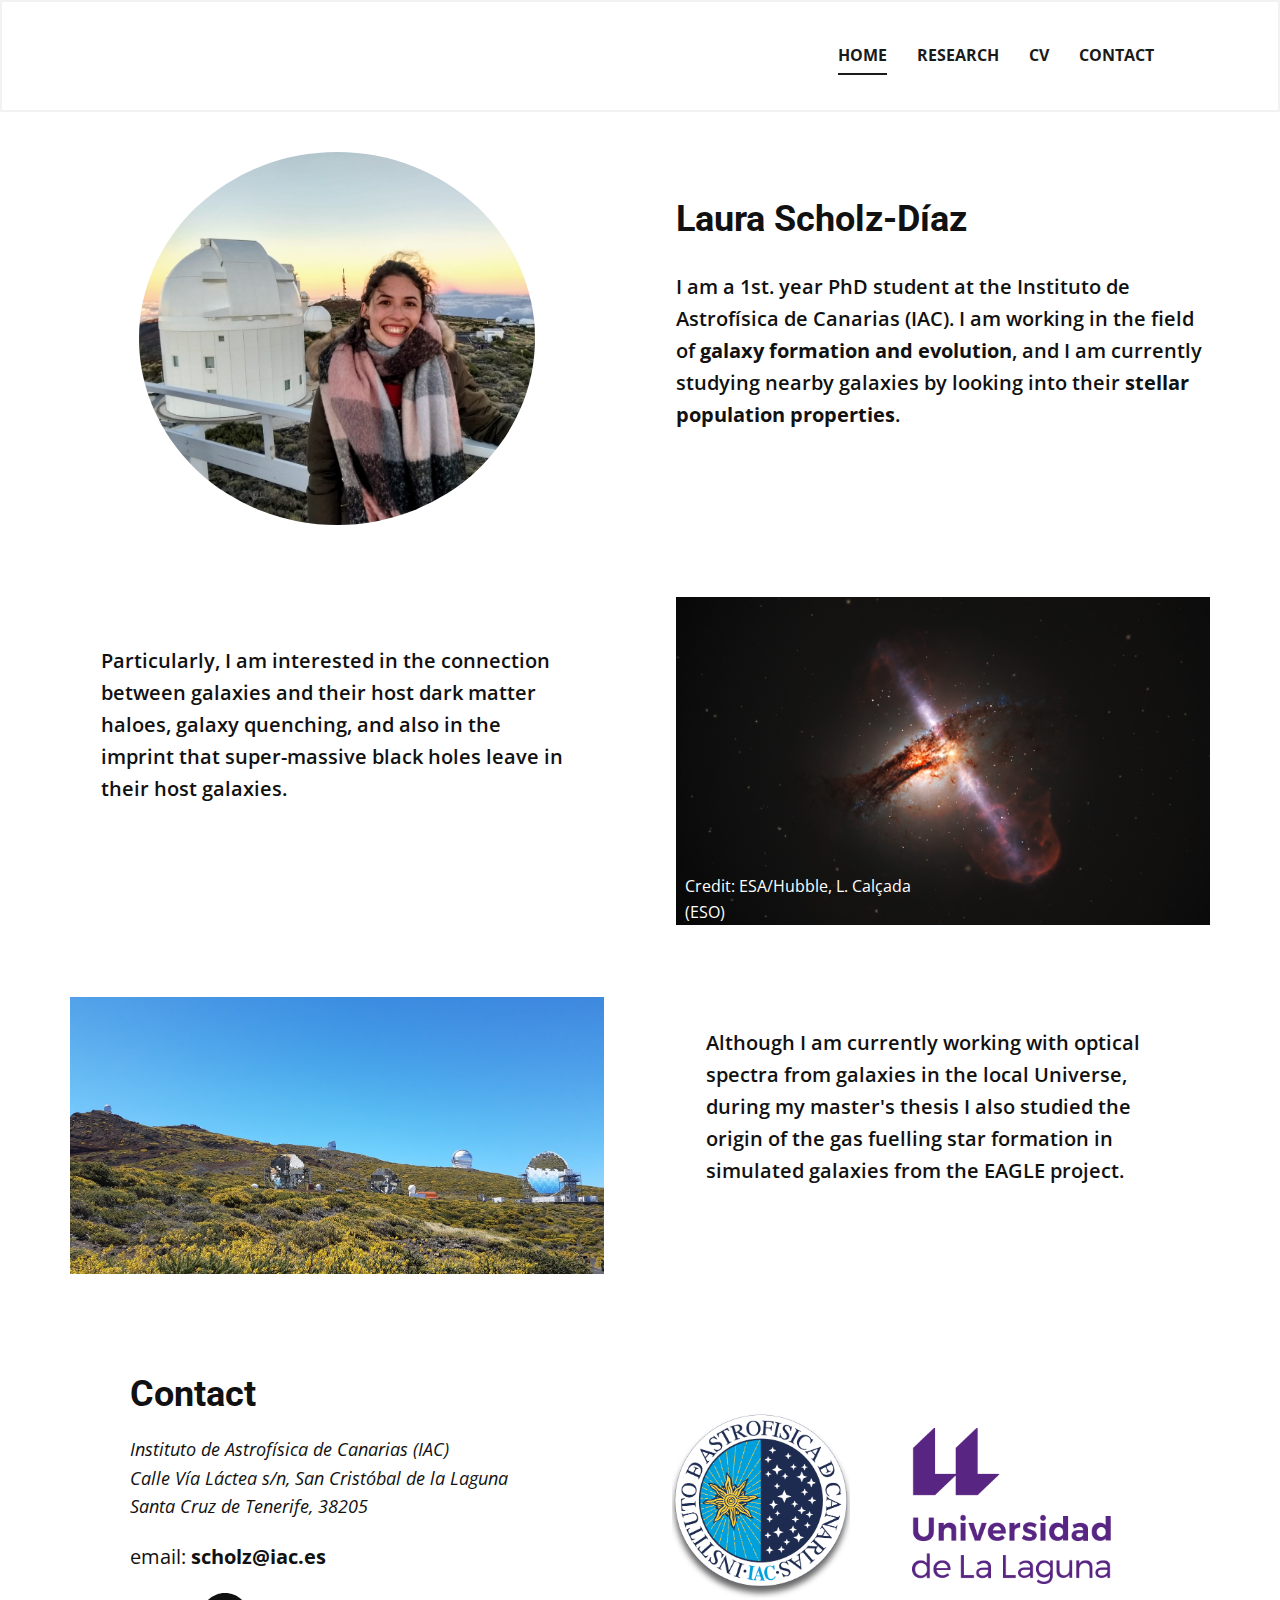
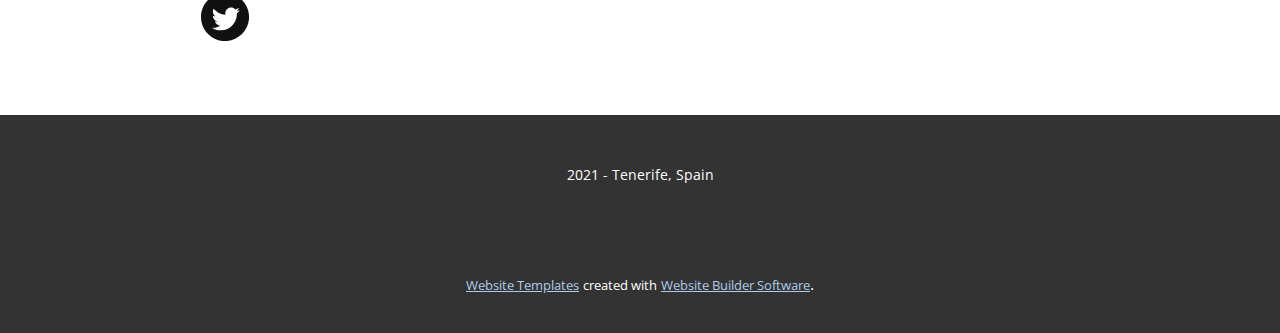
<file: Home.html>
<!DOCTYPE html>
<html style="font-size: 16px;">
  <head>
    <meta name="viewport" content="width=device-width, initial-scale=1.0">
    <meta charset="utf-8">
    <meta name="keywords" content="Sample Headline, Sample Headline">
    <meta name="description" content="">
    <meta name="page_type" content="np-template-header-footer-from-plugin">
    <title>Home</title>
    <link rel="stylesheet" href="nicepage.css" media="screen">
<link rel="stylesheet" href="Home.css" media="screen">
    <script class="u-script" type="text/javascript" src="jquery.js" defer=""></script>
    <script class="u-script" type="text/javascript" src="nicepage.js" defer=""></script>
    <meta name="generator" content="Nicepage 3.8.1, nicepage.com">
    <link rel="icon" href="images/favicon.ico">
    <link id="u-theme-google-font" rel="stylesheet" href="https://fonts.googleapis.com/css?family=Roboto:100,100i,300,300i,400,400i,500,500i,700,700i,900,900i|Open+Sans:300,300i,400,400i,600,600i,700,700i,800,800i">
    
    
    
    <script type="application/ld+json">{
		"@context": "http://schema.org",
		"@type": "Organization",
		"name": "Laura",
		"url": "index.html"
}</script>
    <meta property="og:title" content="Home">
    <meta property="og:type" content="website">
    <meta name="theme-color" content="#478ac9">
    <link rel="canonical" href="index.html">
    <meta property="og:url" content="index.html">
  </head>
  <body class="u-body"><header class="u-border-2 u-border-grey-5 u-clearfix u-header u-sticky u-white u-header" id="sec-630b"><div class="u-clearfix u-sheet u-sheet-1">
        <nav class="u-menu u-menu-dropdown u-offcanvas u-menu-1">
          <div class="menu-collapse" style="font-size: 1rem; letter-spacing: 0px; font-weight: 700; text-transform: uppercase;">
            <a class="u-button-style u-custom-active-border-color u-custom-active-color u-custom-border u-custom-border-color u-custom-borders u-custom-color u-custom-hover-border-color u-custom-hover-color u-custom-left-right-menu-spacing u-custom-text-active-color u-custom-text-color u-custom-text-hover-color u-custom-top-bottom-menu-spacing u-nav-link" href="#">
              <svg><use xmlns:xlink="http://www.w3.org/1999/xlink" xlink:href="#menu-hamburger"></use></svg>
              <svg version="1.1" xmlns="http://www.w3.org/2000/svg" xmlns:xlink="http://www.w3.org/1999/xlink"><defs><symbol id="menu-hamburger" viewBox="0 0 16 16" style="width: 16px; height: 16px;"><rect y="1" width="16" height="2"></rect><rect y="7" width="16" height="2"></rect><rect y="13" width="16" height="2"></rect>
</symbol>
</defs></svg>
            </a>
          </div>
          <div class="u-custom-menu u-nav-container">
            <ul class="u-nav u-spacing-30 u-unstyled u-nav-1"><li class="u-nav-item"><a class="u-border-2 u-border-active-grey-90 u-border-hover-grey-50 u-border-no-left u-border-no-right u-border-no-top u-button-style u-nav-link u-text-active-grey-90 u-text-grey-90 u-text-hover-grey-90" href="Home.html" style="padding: 10px 0px;">Home</a>
</li><li class="u-nav-item"><a class="u-border-2 u-border-active-grey-90 u-border-hover-grey-50 u-border-no-left u-border-no-right u-border-no-top u-button-style u-nav-link u-text-active-grey-90 u-text-grey-90 u-text-hover-grey-90" href="Research.html" style="padding: 10px 0px;">Research</a>
</li><li class="u-nav-item"><a class="u-border-2 u-border-active-grey-90 u-border-hover-grey-50 u-border-no-left u-border-no-right u-border-no-top u-button-style u-nav-link u-text-active-grey-90 u-text-grey-90 u-text-hover-grey-90" href="CV.html" style="padding: 10px 0px;">CV</a>
</li><li class="u-nav-item"><a class="u-border-2 u-border-active-grey-90 u-border-hover-grey-50 u-border-no-left u-border-no-right u-border-no-top u-button-style u-nav-link u-text-active-grey-90 u-text-grey-90 u-text-hover-grey-90" style="padding: 10px 0px;" href="Contact.html">Contact</a>
</li></ul>
          </div>
          <div class="u-custom-menu u-nav-container-collapse">
            <div class="u-black u-container-style u-inner-container-layout u-opacity u-opacity-95 u-sidenav">
              <div class="u-sidenav-overflow">
                <div class="u-menu-close"></div>
                <ul class="u-align-center u-nav u-popupmenu-items u-unstyled u-nav-2"><li class="u-nav-item"><a class="u-button-style u-nav-link" href="Home.html" style="padding: 10px 0px;">Home</a>
</li><li class="u-nav-item"><a class="u-button-style u-nav-link" href="Research.html" style="padding: 10px 0px;">Research</a>
</li><li class="u-nav-item"><a class="u-button-style u-nav-link" href="CV.html" style="padding: 10px 0px;">CV</a>
</li><li class="u-nav-item"><a class="u-button-style u-nav-link" style="padding: 10px 0px;" href="Contact.html">Contact</a>
</li></ul>
              </div>
            </div>
            <div class="u-black u-menu-overlay u-opacity u-opacity-70"></div>
          </div>
        </nav>
      </div></header>
    <section class="u-clearfix u-section-1" id="sec-52cb">
      <div class="u-clearfix u-sheet u-sheet-1">
        <div class="u-clearfix u-expanded-width u-gutter-72 u-layout-wrap u-layout-wrap-1">
          <div class="u-gutter-0 u-layout">
            <div class="u-layout-col">
              <div class="u-size-20">
                <div class="u-layout-row">
                  <div class="u-container-style u-layout-cell u-size-30 u-layout-cell-1">
                    <div class="u-container-layout u-container-layout-1">
                      <div alt="" class="u-absolute-hcenter u-expanded-height u-image u-image-circle u-image-1" data-image-width="1079" data-image-height="1080"></div>
                    </div>
                  </div>
                  <div class="u-align-left u-container-style u-layout-cell u-size-30 u-layout-cell-2">
                    <div class="u-container-layout u-container-layout-2">
                      <h2 class="u-text u-text-1">Laura Scholz-Díaz</h2>
                      <p class="u-large-text u-text u-text-variant u-text-2">I am a 1st. year PhD student at the Instituto de Astrofísica de Canarias (IAC). I am working in the field of <span style="font-weight: 700;">galaxy</span>
                        <span style="font-weight: 700;">formation</span>
                        <span style="font-weight: 700;">and</span>
                        <span style="font-weight: 700;">evolution</span>, and I am currently studying nearby galaxies by looking into their <span style="font-weight: 700;">stellar population properties</span>.&nbsp;
                      </p>
                    </div>
                  </div>
                </div>
              </div>
              <div class="u-size-20">
                <div class="u-layout-row">
                  <div class="u-align-left u-container-style u-layout-cell u-size-30 u-layout-cell-3">
                    <div class="u-container-layout u-container-layout-3">
                      <p class="u-large-text u-text u-text-variant u-text-3">Particularly, I am interested in the connection between galaxies and their host dark matter haloes,&nbsp;galaxy quenching, and also&nbsp;in the imprint that&nbsp;super-massive black holes leave in their host galaxies.&nbsp;<br>
                      </p>
                    </div>
                  </div>
                  <div class="u-container-style u-image u-layout-cell u-size-30 u-image-2" data-image-width="5000" data-image-height="3125">
                    <div class="u-container-layout u-container-layout-4">
                      <p class="u-text u-text-body-alt-color u-text-4">Credit: ESA/Hubble, L. Calçada (ESO)</p>
                    </div>
                  </div>
                </div>
              </div>
              <div class="u-size-20">
                <div class="u-layout-row">
                  <div class="u-container-style u-image u-layout-cell u-size-30 u-image-3" data-image-width="1600" data-image-height="1200">
                    <div class="u-container-layout u-container-layout-5"></div>
                  </div>
                  <div class="u-container-style u-layout-cell u-size-30 u-layout-cell-6">
                    <div class="u-container-layout u-container-layout-6">
                      <p class="u-large-text u-text u-text-default u-text-font u-text-variant u-text-5">Although I am currently working with optical spectra from galaxies in the local Universe, during my master's thesis I also studied the origin of the gas&nbsp;fuelling&nbsp;star formation&nbsp;in simulated galaxies from the EAGLE project.</p>
                    </div>
                  </div>
                </div>
              </div>
            </div>
          </div>
        </div>
      </div>
    </section>
    <section class="u-clearfix u-section-2" id="sec-bc0f">
      <div class="u-clearfix u-sheet u-sheet-1">
        <div class="u-clearfix u-expanded-width u-layout-wrap u-layout-wrap-1">
          <div class="u-gutter-0 u-layout">
            <div class="u-layout-row">
              <div class="u-align-center-sm u-align-center-xs u-align-left-lg u-align-left-md u-align-left-xl u-container-style u-layout-cell u-left-cell u-size-30 u-layout-cell-1">
                <div class="u-container-layout u-container-layout-1">
                  <h2 class="u-text u-text-1">Contact</h2>
                  <p class="u-align-left u-text u-text-2">
                    <span style="font-style: italic; font-size: 1.125rem;">
                      <span style="font-weight: 400;">Instituto de Astrofísica de Canarias (IAC)</span>
                      <br>Calle Vía Láctea s/n,&nbsp;San Cristóbal de la Laguna<br>Santa Cruz de Tenerife, 38205
                    </span>
                    <br>
                  </p>
                  <p class="u-align-left u-text u-text-3">
                    <span style="font-weight: 400;">email: </span>scholz@iac.es
                  </p>
                  <div class="u-social-icons u-spacing-8 u-social-icons-1">
                    <a class="u-social-url" target="_blank" href="https://twitter.com/astro_lesd" title="Twitter"><span class="u-icon u-icon-circle u-social-icon u-social-twitter u-icon-1"><svg class="u-svg-link" preserveAspectRatio="xMidYMin slice" viewBox="0 0 112 112" style=""><use xmlns:xlink="http://www.w3.org/1999/xlink" xlink:href="#svg-811d"></use></svg><svg xmlns="http://www.w3.org/2000/svg" xmlns:xlink="http://www.w3.org/1999/xlink" version="1.1" xml:space="preserve" class="u-svg-content" viewBox="0 0 112 112" x="0px" y="0px" id="svg-811d"><path d="M56.1,0C25.1,0,0,25.1,0,56.1s25.1,56.1,56.1,56.1s56.1-25.1,56.1-56.1S87.1,0,56.1,0z M83.8,47.3 c0,0.6,0,1.2,0,1.7c0,17.7-13.5,38.2-38.2,38.2c-7.6,0-14.6-2.2-20.6-6c1,0.1,2.1,0.2,3.2,0.2c6.3,0,12.1-2.1,16.7-5.7 c-5.9-0.1-10.8-4-12.5-9.3c0.8,0.2,1.7,0.2,2.5,0.2c1.2,0,2.4-0.2,3.5-0.5c-6.1-1.2-10.8-6.7-10.8-13.1c0-0.1,0-0.1,0-0.2 c1.8,1,3.9,1.6,6.1,1.7c-3.6-2.4-6-6.5-6-11.2c0-2.5,0.7-4.8,1.8-6.7c6.6,8.1,16.5,13.5,27.6,14c-0.2-1-0.3-2-0.3-3.1 c0-7.4,6-13.4,13.4-13.4c3.9,0,7.3,1.6,9.8,4.2c3.1-0.6,5.9-1.7,8.5-3.3c-1,3.1-3.1,5.8-5.9,7.4c2.7-0.3,5.3-1,7.7-2.1 C88.7,43,86.4,45.4,83.8,47.3z"></path></svg>
                    
                    
                  </span>
                    </a>
                  </div>
                </div>
              </div>
              <div class="u-align-center-sm u-align-center-xs u-align-right-lg u-align-right-md u-align-right-xl u-container-style u-layout-cell u-right-cell u-size-30 u-layout-cell-2">
                <div class="u-container-layout u-container-layout-2">
                  <img src="images/logo_iac_500x500_shadow_trans.png" alt="" class="u-image u-image-default u-image-1" data-image-width="514" data-image-height="529">
                  <img src="images/ull_semi_horiz_color.png" alt="" class="u-image u-image-default u-image-2" data-image-width="574" data-image-height="450">
                </div>
              </div>
            </div>
          </div>
        </div>
      </div>
    </section>
    
    
    <footer class="u-align-center u-clearfix u-footer u-grey-80 u-footer" id="sec-318b"><div class="u-clearfix u-sheet u-sheet-1">
        <p class="u-small-text u-text u-text-variant u-text-1">2021 - Tenerife, Spain</p>
      </div></footer>
    <section class="u-backlink u-clearfix u-grey-80">
      <a class="u-link" href="https://nicepage.com/website-templates" target="_blank">
        <span>Website Templates</span>
      </a>
      <p class="u-text">
        <span>created with</span>
      </p>
      <a class="u-link" href="https://nicepage.com/" target="_blank">
        <span>Website Builder Software</span>
      </a>. 
    </section>
  </body>
</html>
</file>
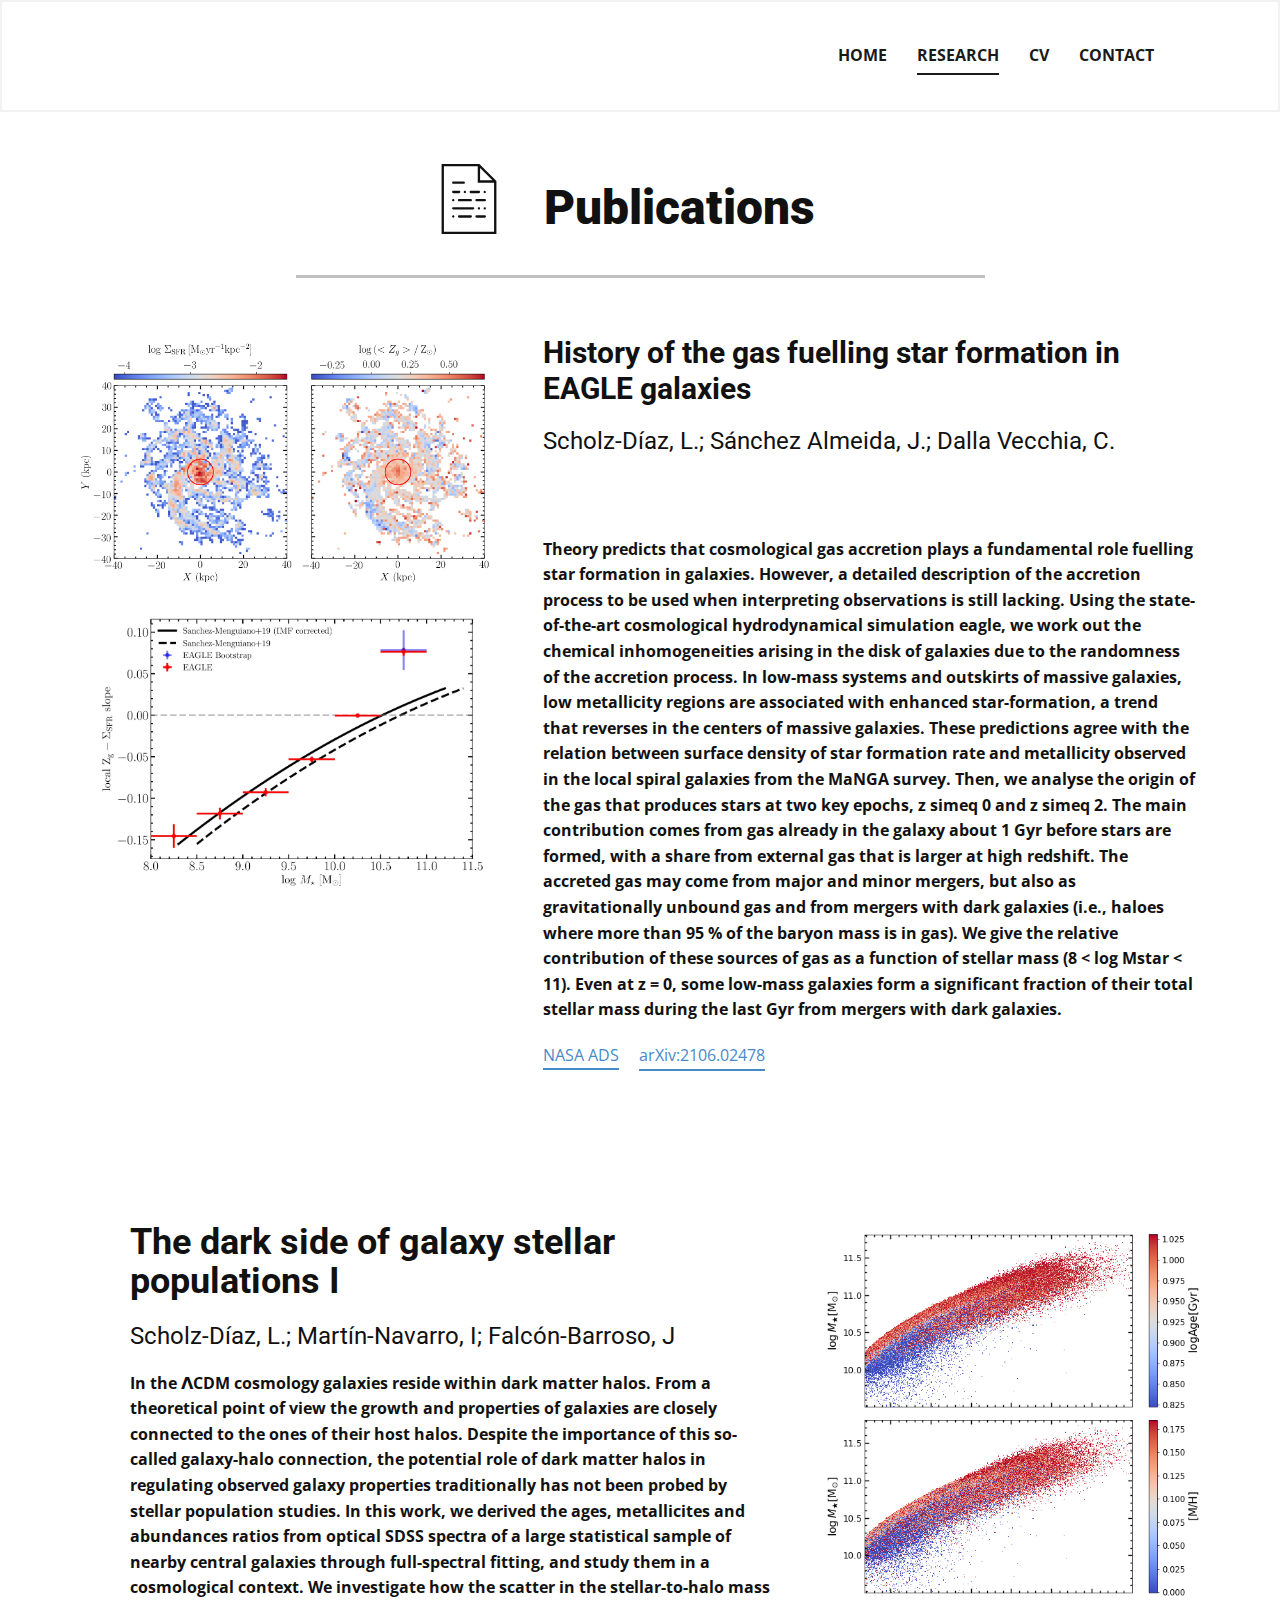
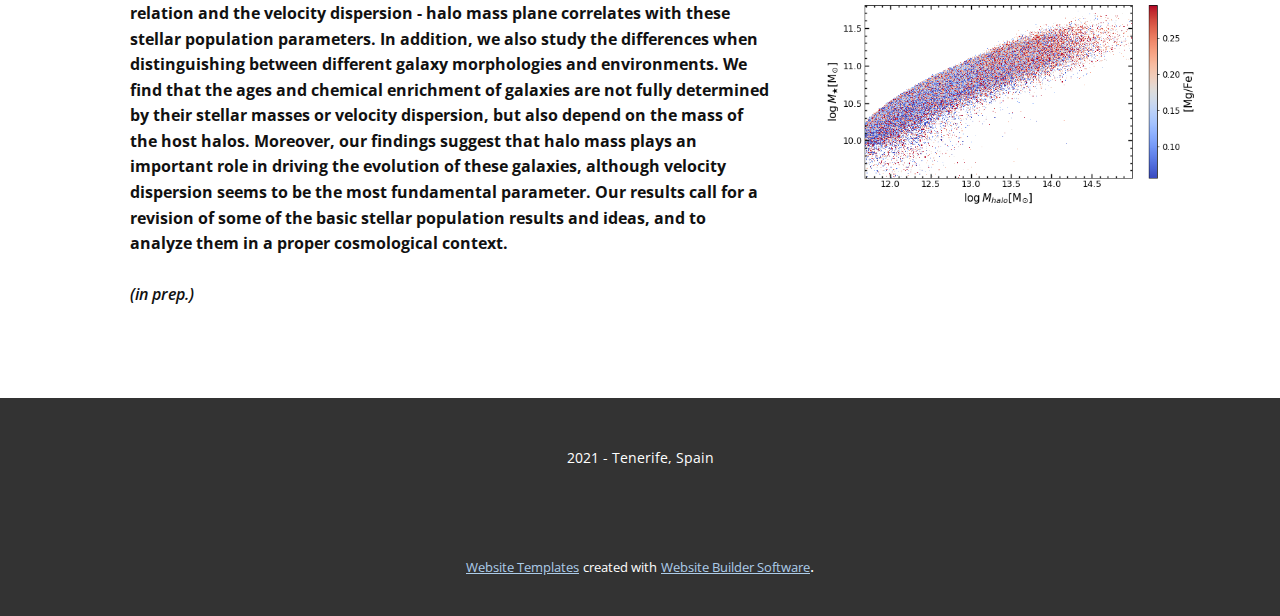
<file: Research.html>
<!DOCTYPE html>
<html style="font-size: 16px;">
  <head>
    <meta name="viewport" content="width=device-width, initial-scale=1.0">
    <meta charset="utf-8">
    <meta name="keywords" content="About Us">
    <meta name="description" content="">
    <meta name="page_type" content="np-template-header-footer-from-plugin">
    <title>Research</title>
    <link rel="stylesheet" href="nicepage.css" media="screen">
<link rel="stylesheet" href="Research.css" media="screen">
    <script class="u-script" type="text/javascript" src="jquery.js" defer=""></script>
    <script class="u-script" type="text/javascript" src="nicepage.js" defer=""></script>
    <meta name="generator" content="Nicepage 3.8.1, nicepage.com">
    <link rel="icon" href="images/favicon.ico">
    <link id="u-theme-google-font" rel="stylesheet" href="https://fonts.googleapis.com/css?family=Roboto:100,100i,300,300i,400,400i,500,500i,700,700i,900,900i|Open+Sans:300,300i,400,400i,600,600i,700,700i,800,800i">
    
    
    
    
    <script type="application/ld+json">{
		"@context": "http://schema.org",
		"@type": "Organization",
		"name": "Laura",
		"url": "index.html"
}</script>
    <meta property="og:title" content="Research">
    <meta property="og:type" content="website">
    <meta name="theme-color" content="#478ac9">
    <link rel="canonical" href="index.html">
    <meta property="og:url" content="index.html">
  </head>
  <body class="u-body"><header class="u-border-2 u-border-grey-5 u-clearfix u-header u-sticky u-white u-header" id="sec-630b"><div class="u-clearfix u-sheet u-sheet-1">
        <nav class="u-menu u-menu-dropdown u-offcanvas u-menu-1">
          <div class="menu-collapse" style="font-size: 1rem; letter-spacing: 0px; font-weight: 700; text-transform: uppercase;">
            <a class="u-button-style u-custom-active-border-color u-custom-active-color u-custom-border u-custom-border-color u-custom-borders u-custom-color u-custom-hover-border-color u-custom-hover-color u-custom-left-right-menu-spacing u-custom-text-active-color u-custom-text-color u-custom-text-hover-color u-custom-top-bottom-menu-spacing u-nav-link" href="#">
              <svg><use xmlns:xlink="http://www.w3.org/1999/xlink" xlink:href="#menu-hamburger"></use></svg>
              <svg version="1.1" xmlns="http://www.w3.org/2000/svg" xmlns:xlink="http://www.w3.org/1999/xlink"><defs><symbol id="menu-hamburger" viewBox="0 0 16 16" style="width: 16px; height: 16px;"><rect y="1" width="16" height="2"></rect><rect y="7" width="16" height="2"></rect><rect y="13" width="16" height="2"></rect>
</symbol>
</defs></svg>
            </a>
          </div>
          <div class="u-custom-menu u-nav-container">
            <ul class="u-nav u-spacing-30 u-unstyled u-nav-1"><li class="u-nav-item"><a class="u-border-2 u-border-active-grey-90 u-border-hover-grey-50 u-border-no-left u-border-no-right u-border-no-top u-button-style u-nav-link u-text-active-grey-90 u-text-grey-90 u-text-hover-grey-90" href="Home.html" style="padding: 10px 0px;">Home</a>
</li><li class="u-nav-item"><a class="u-border-2 u-border-active-grey-90 u-border-hover-grey-50 u-border-no-left u-border-no-right u-border-no-top u-button-style u-nav-link u-text-active-grey-90 u-text-grey-90 u-text-hover-grey-90" href="Research.html" style="padding: 10px 0px;">Research</a>
</li><li class="u-nav-item"><a class="u-border-2 u-border-active-grey-90 u-border-hover-grey-50 u-border-no-left u-border-no-right u-border-no-top u-button-style u-nav-link u-text-active-grey-90 u-text-grey-90 u-text-hover-grey-90" href="CV.html" style="padding: 10px 0px;">CV</a>
</li><li class="u-nav-item"><a class="u-border-2 u-border-active-grey-90 u-border-hover-grey-50 u-border-no-left u-border-no-right u-border-no-top u-button-style u-nav-link u-text-active-grey-90 u-text-grey-90 u-text-hover-grey-90" style="padding: 10px 0px;" href="Contact.html">Contact</a>
</li></ul>
          </div>
          <div class="u-custom-menu u-nav-container-collapse">
            <div class="u-black u-container-style u-inner-container-layout u-opacity u-opacity-95 u-sidenav">
              <div class="u-sidenav-overflow">
                <div class="u-menu-close"></div>
                <ul class="u-align-center u-nav u-popupmenu-items u-unstyled u-nav-2"><li class="u-nav-item"><a class="u-button-style u-nav-link" href="Home.html" style="padding: 10px 0px;">Home</a>
</li><li class="u-nav-item"><a class="u-button-style u-nav-link" href="Research.html" style="padding: 10px 0px;">Research</a>
</li><li class="u-nav-item"><a class="u-button-style u-nav-link" href="CV.html" style="padding: 10px 0px;">CV</a>
</li><li class="u-nav-item"><a class="u-button-style u-nav-link" style="padding: 10px 0px;" href="Contact.html">Contact</a>
</li></ul>
              </div>
            </div>
            <div class="u-black u-menu-overlay u-opacity u-opacity-70"></div>
          </div>
        </nav>
      </div></header>
    <section class="u-align-center u-clearfix u-section-1" id="sec-9735">
      <div class="u-clearfix u-sheet u-valign-middle u-sheet-1">
        <div class="u-container-style u-group u-shape-rectangle u-group-1">
          <div class="u-container-layout u-container-layout-1"><span class="u-icon u-icon-circle u-icon-1"><svg class="u-svg-link" preserveAspectRatio="xMidYMin slice" viewBox="0 0 60 60" style=""><use xmlns:xlink="http://www.w3.org/1999/xlink" xlink:href="#svg-eff5"></use></svg><svg xmlns="http://www.w3.org/2000/svg" xmlns:xlink="http://www.w3.org/1999/xlink" version="1.1" xml:space="preserve" class="u-svg-content" viewBox="0 0 60 60" x="0px" y="0px" id="svg-eff5" style="enable-background:new 0 0 60 60;"><g><path d="M38.914,0H6.5v60h47V14.586L38.914,0z M39.5,3.414L50.086,14H39.5V3.414z M8.5,58V2h29v14h14v42H8.5z"></path><path d="M16.5,17h9c0.552,0,1-0.447,1-1s-0.448-1-1-1h-9c-0.552,0-1,0.447-1,1S15.948,17,16.5,17z"></path><path d="M33.5,37h-17c-0.552,0-1,0.447-1,1s0.448,1,1,1h17c0.552,0,1-0.447,1-1S34.052,37,33.5,37z"></path><path d="M43.5,30h-7c-0.552,0-1,0.447-1,1s0.448,1,1,1h7c0.552,0,1-0.447,1-1S44.052,30,43.5,30z"></path><path d="M16.5,25h5c0.552,0,1-0.447,1-1s-0.448-1-1-1h-5c-0.552,0-1,0.447-1,1S15.948,25,16.5,25z"></path><path d="M31.5,25h7c0.552,0,1-0.447,1-1s-0.448-1-1-1h-7c-0.552,0-1,0.447-1,1S30.948,25,31.5,25z"></path><path d="M25.5,24c0,0.26,0.11,0.52,0.29,0.71C25.98,24.89,26.24,25,26.5,25c0.26,0,0.52-0.11,0.71-0.29   c0.18-0.19,0.29-0.45,0.29-0.71c0-0.261-0.11-0.521-0.29-0.71c-0.37-0.37-1.04-0.37-1.42,0C25.61,23.479,25.5,23.739,25.5,24z"></path><path d="M21.5,30c-0.552,0-1,0.447-1,1s0.448,1,1,1h10c0.552,0,1-0.447,1-1s-0.448-1-1-1H21.5z"></path><path d="M16.5,32c0.26,0,0.52-0.11,0.71-0.29c0.18-0.19,0.29-0.45,0.29-0.71c0-0.261-0.11-0.521-0.29-0.71   c-0.37-0.37-1.05-0.37-1.42,0c-0.18,0.189-0.29,0.439-0.29,0.71c0,0.26,0.11,0.52,0.29,0.71C15.98,31.89,16.24,32,16.5,32z"></path><path d="M43.5,44h-7c-0.552,0-1,0.447-1,1s0.448,1,1,1h7c0.552,0,1-0.447,1-1S44.052,44,43.5,44z"></path><path d="M31.5,44h-10c-0.552,0-1,0.447-1,1s0.448,1,1,1h10c0.552,0,1-0.447,1-1S32.052,44,31.5,44z"></path><path d="M15.79,44.29c-0.18,0.18-0.29,0.439-0.29,0.71c0,0.27,0.1,0.52,0.29,0.71C15.98,45.89,16.24,46,16.5,46   c0.27,0,0.52-0.11,0.71-0.29c0.18-0.19,0.29-0.45,0.29-0.71c0-0.271-0.11-0.521-0.29-0.7C16.84,43.92,16.17,43.92,15.79,44.29z"></path><path d="M42.79,23.29c-0.18,0.189-0.29,0.449-0.29,0.71c0,0.26,0.11,0.52,0.29,0.71C42.98,24.89,43.24,25,43.5,25   c0.26,0,0.52-0.11,0.71-0.29c0.19-0.19,0.29-0.45,0.29-0.71c0-0.261-0.1-0.521-0.29-0.71C43.83,22.92,43.17,22.92,42.79,23.29z"></path><path d="M39.21,38.71c0.18-0.19,0.29-0.45,0.29-0.71c0-0.261-0.11-0.521-0.29-0.71c-0.38-0.37-1.05-0.37-1.42,0   c-0.18,0.189-0.29,0.449-0.29,0.71c0,0.26,0.11,0.52,0.29,0.71C37.98,38.899,38.23,39,38.5,39S39.02,38.89,39.21,38.71z"></path><path d="M42.79,37.29c-0.18,0.189-0.29,0.449-0.29,0.71c0,0.26,0.11,0.52,0.29,0.71C42.98,38.89,43.23,39,43.5,39   s0.52-0.11,0.71-0.29c0.18-0.19,0.29-0.45,0.29-0.71c0-0.261-0.11-0.521-0.29-0.71C43.84,36.92,43.16,36.92,42.79,37.29z"></path>
</g></svg></span>
            <h1 class="u-text u-text-1">Publications</h1>
            <div class="u-border-3 u-border-grey-25 u-line u-line-horizontal u-line-1"></div>
          </div>
        </div>
      </div>
    </section>
    <section class="u-clearfix u-section-2" id="sec-2b7f">
      <div class="u-clearfix u-sheet u-valign-middle u-sheet-1">
        <div class="u-clearfix u-gutter-0 u-layout-spacing-vertical u-layout-wrap u-layout-wrap-1">
          <div class="u-layout">
            <div class="u-layout-row">
              <div class="u-size-23 u-size-60-md">
                <div class="u-layout-row">
                  <div class="u-container-style u-layout-cell u-left-cell u-size-60 u-layout-cell-1" src="">
                    <div class="u-container-layout u-container-layout-1">
                      <img src="images/GALID_817104_sfgas_sfrmet3.png" alt="" class="u-image u-image-default u-image-1" data-image-width="3000" data-image-height="1800">
                      <img src="images/slopes.jpg" alt="" class="u-image u-image-default u-image-2" data-image-width="2400" data-image-height="1800">
                    </div>
                  </div>
                </div>
              </div>
              <div class="u-size-37 u-size-60-md">
                <div class="u-layout-col">
                  <div class="u-size-40">
                    <div class="u-layout-row">
                      <div class="u-align-left u-container-style u-layout-cell u-right-cell u-size-60 u-layout-cell-2">
                        <div class="u-container-layout u-valign-middle u-container-layout-2">
                          <h3 class="u-text u-text-1">History of the gas fuelling star formation in EAGLE galaxies</h3>
                          <h4 class="u-text u-text-2">Scholz-Díaz, L.; Sánchez Almeida, J.; Dalla Vecchia, C.</h4>
                        </div>
                      </div>
                    </div>
                  </div>
                  <div class="u-size-20">
                    <div class="u-layout-row">
                      <div class="u-align-left u-container-style u-layout-cell u-right-cell u-size-60 u-layout-cell-3">
                        <div class="u-container-layout u-container-layout-3">
                          <p class="u-text u-text-3">Theory predicts that cosmological gas accretion plays a fundamental role fuelling star formation in galaxies. However, a detailed description of the accretion process to be used when interpreting observations is still lacking. Using the state-of-the-art cosmological hydrodynamical simulation eagle, we work out the chemical inhomogeneities arising in the disk of galaxies due to the randomness of the accretion process. In low-mass systems and outskirts of massive galaxies, low metallicity regions are associated with enhanced star-formation, a trend that reverses in the centers of massive galaxies. These predictions agree with the relation between surface density of star formation rate and metallicity observed in the local spiral galaxies from the MaNGA survey. Then, we analyse the origin of the gas that produces stars at two key epochs, z simeq 0 and z simeq 2. The main contribution comes from gas already in the galaxy about 1 Gyr before stars are formed, with a share from external gas that is larger at high redshift. The accreted gas may come from major and minor mergers, but also as gravitationally unbound gas and from mergers with dark galaxies (i.e., haloes where more than 95 % of the baryon mass is in gas). We give the relative contribution of these sources of gas as a function of stellar mass (8 &lt; log Mstar &lt; 11). Even at z = 0, some low-mass galaxies form a significant fraction of their total stellar mass during the last Gyr from mergers with dark galaxies.&nbsp;</p>
                          <a href="https://ui.adsabs.harvard.edu/abs/2021arXiv210602478S/abstract" class="u-active-none u-border-2 u-border-palette-1-base u-btn u-btn-rectangle u-button-style u-hover-none u-none u-btn-1">NASA ADS</a>
                          <a href="https://arxiv.org/abs/2106.02478" class="u-active-none u-border-2 u-border-palette-1-base u-btn u-btn-rectangle u-button-style u-hover-none u-none u-btn-2">arXiv:2106.02478</a>
                        </div>
                      </div>
                    </div>
                  </div>
                </div>
              </div>
            </div>
          </div>
        </div>
      </div>
    </section>
    <section class="u-clearfix u-section-3" id="sec-ca42">
      <div class="u-clearfix u-sheet u-sheet-1">
        <div class="u-clearfix u-expanded-width u-gutter-0 u-layout-spacing-vertical u-layout-wrap u-layout-wrap-1">
          <div class="u-layout">
            <div class="u-layout-row">
              <div class="u-align-left u-container-style u-layout-cell u-left-cell u-size-40 u-layout-cell-1">
                <div class="u-container-layout u-valign-bottom u-container-layout-1">
                  <h2 class="u-text u-text-1">The dark side of galaxy stellar populations I</h2>
                  <h4 class="u-text u-text-2">Scholz-Díaz, L.; Martín-Navarro, I; Falcón-Barroso, J</h4>
                  <p class="u-text u-text-3">
                    <span style="font-weight: 700;">In the&nbsp;<b>𝝠CDM&nbsp;</b>cosmology galaxies reside within dark matter halos. From a theoretical point of view the growth and properties of galaxies are closely connected to the ones of their host halos. Despite the importance of this so-called galaxy-halo connection, the potential role of dark matter halos in regulating observed galaxy properties traditionally has not been probed by stellar population studies. In this work, we derived the ages, metallicites and abundances ratios from optical SDSS spectra of a large statistical sample of nearby central galaxies through full-spectral fitting, and study them in a cosmological context. We investigate how the scatter in the stellar-to-halo mass relation and the velocity dispersion - halo mass plane correlates with these stellar population parameters. In addition, we also study the differences when distinguishing between different galaxy morphologies and environments. We find that the ages and chemical enrichment of galaxies are not fully determined by their stellar masses or velocity dispersion, but also depend on the mass of the host halos. Moreover, our findings suggest that halo mass plays an important role in driving the evolution of these galaxies, although velocity dispersion seems to be the most fundamental parameter. Our results call for a revision of some of the basic stellar population results and ideas, and to analyze them in a proper cosmological context.&nbsp;
                    </span>
                    <br>
                    <br>
                    <span style="font-style: italic;">(in prep.)</span>
                  </p>
                </div>
              </div>
              <div class="u-container-style u-layout-cell u-right-cell u-size-20 u-layout-cell-2" src="">
                <div class="u-container-layout u-container-layout-2">
                  <img src="images/shmr_pops_92_85_90_v2.png" alt="" class="u-image u-image-default u-image-1" data-image-width="560" data-image-height="840">
                </div>
              </div>
            </div>
          </div>
        </div>
      </div>
    </section>
    
    
    <footer class="u-align-center u-clearfix u-footer u-grey-80 u-footer" id="sec-318b"><div class="u-clearfix u-sheet u-sheet-1">
        <p class="u-small-text u-text u-text-variant u-text-1">2021 - Tenerife, Spain</p>
      </div></footer>
    <section class="u-backlink u-clearfix u-grey-80">
      <a class="u-link" href="https://nicepage.com/website-templates" target="_blank">
        <span>Website Templates</span>
      </a>
      <p class="u-text">
        <span>created with</span>
      </p>
      <a class="u-link" href="https://nicepage.com/" target="_blank">
        <span>Website Builder Software</span>
      </a>. 
    </section>
  </body>
</html>
</file>
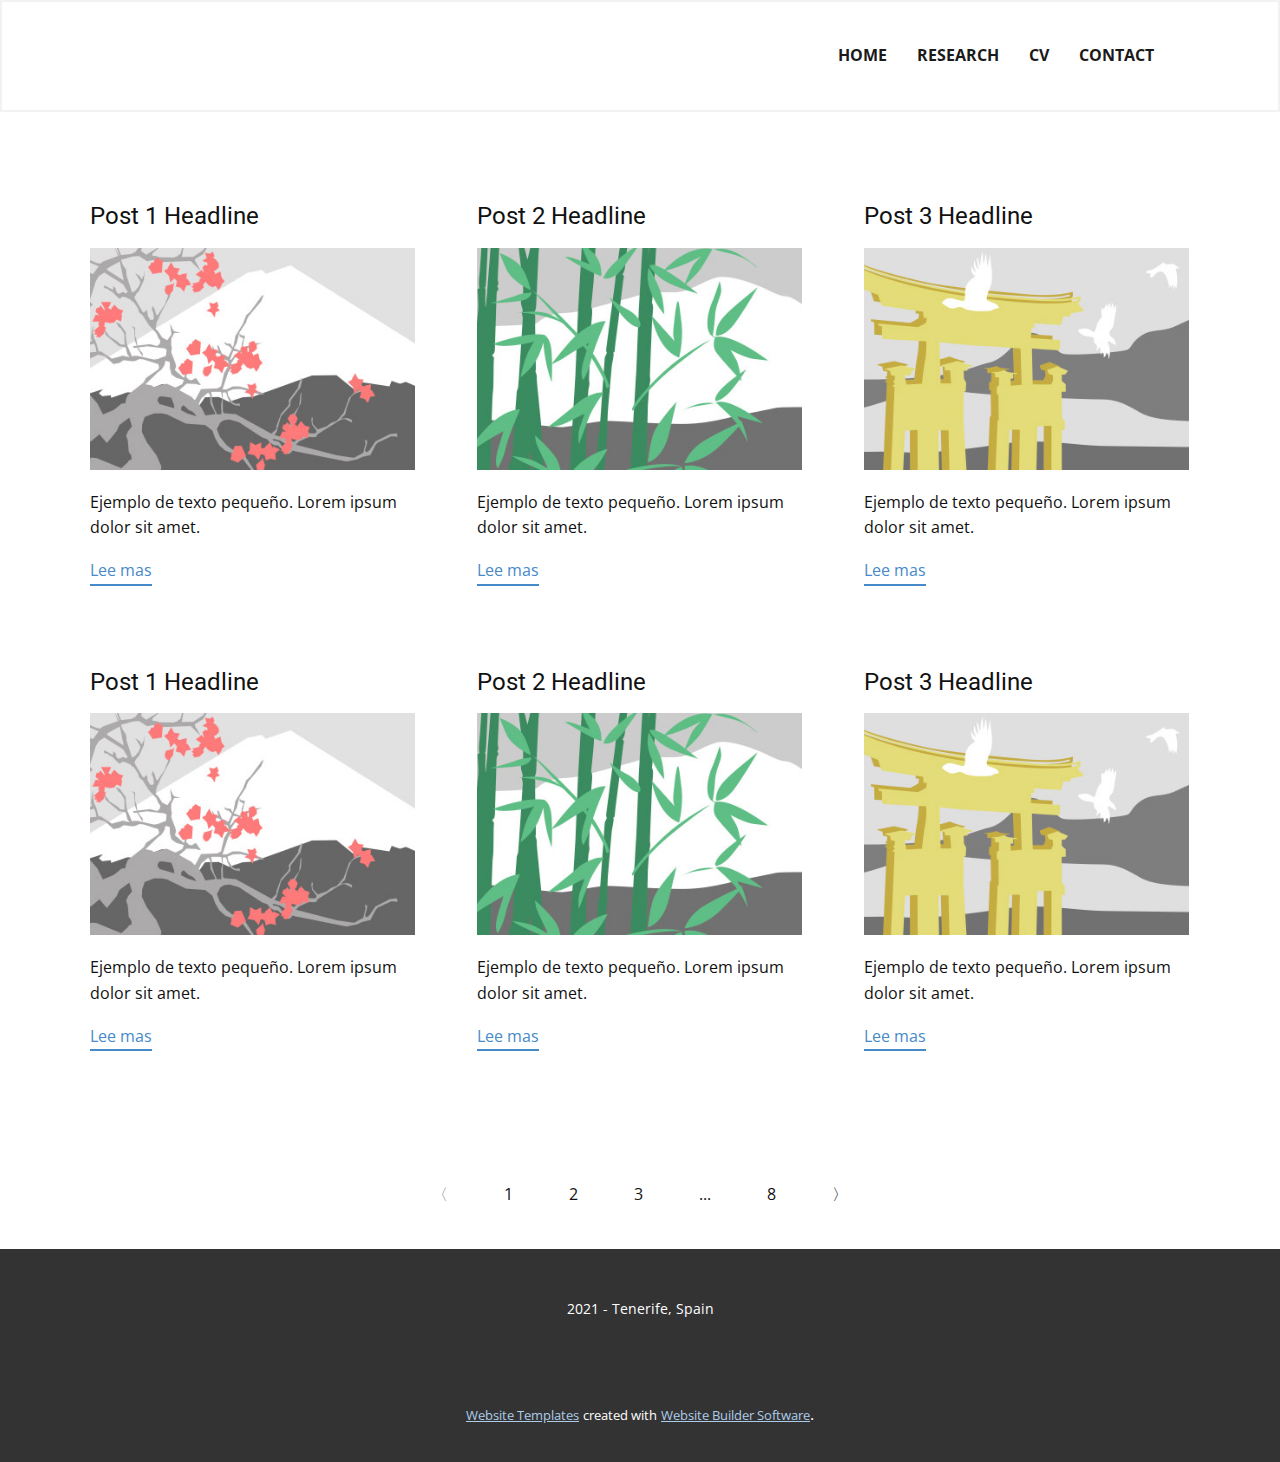
<file: blog/blog.html>
<html style="font-size: 16px;"><head>
    <meta name="viewport" content="width=device-width, initial-scale=1.0">
    <meta charset="utf-8">
    <meta name="keywords" content="">
    <meta name="description" content="">
    <meta name="page_type" content="np-template-header-footer-from-plugin">
    <title>Blog Template</title>
    <link rel="stylesheet" href="../nicepage.css" media="screen">
<link rel="stylesheet" href="../Blog-Template.css" media="screen">
    <script class="u-script" type="text/javascript" src="../jquery.js" defer=""></script>
    <script class="u-script" type="text/javascript" src="../nicepage.js" defer=""></script>
    <meta name="generator" content="Nicepage 3.8.1, nicepage.com">
    <link rel="icon" href="../images/favicon.ico">
    <link id="u-theme-google-font" rel="stylesheet" href="https://fonts.googleapis.com/css?family=Roboto:100,100i,300,300i,400,400i,500,500i,700,700i,900,900i|Open+Sans:300,300i,400,400i,600,600i,700,700i,800,800i">
    
    
    
    <script type="application/ld+json">{
		"@context": "http://schema.org",
		"@type": "Organization",
		"name": "Laura",
		"url": "index.html"
}</script>
    <meta property="og:title" content="Blog Template">
    <meta property="og:type" content="website">
    <meta name="theme-color" content="#478ac9">
    <link rel="canonical" href="../index.html">
    <meta property="og:url" content="index.html">
  </head>
  <body class="u-body"><header class="u-border-2 u-border-grey-5 u-clearfix u-header u-sticky u-white u-header" id="sec-630b"><div class="u-clearfix u-sheet u-sheet-1">
        <nav class="u-menu u-menu-dropdown u-offcanvas u-menu-1">
          <div class="menu-collapse" style="font-size: 1rem; letter-spacing: 0px; font-weight: 700; text-transform: uppercase;">
            <a class="u-button-style u-custom-active-border-color u-custom-active-color u-custom-border u-custom-border-color u-custom-borders u-custom-color u-custom-hover-border-color u-custom-hover-color u-custom-left-right-menu-spacing u-custom-text-active-color u-custom-text-color u-custom-text-hover-color u-custom-top-bottom-menu-spacing u-nav-link" href="#">
              <svg><use xmlns:xlink="http://www.w3.org/1999/xlink" xlink:href="#menu-hamburger"></use></svg>
              <svg version="1.1" xmlns="http://www.w3.org/2000/svg" xmlns:xlink="http://www.w3.org/1999/xlink"><defs><symbol id="menu-hamburger" viewBox="0 0 16 16" style="width: 16px; height: 16px;"><rect y="1" width="16" height="2"></rect><rect y="7" width="16" height="2"></rect><rect y="13" width="16" height="2"></rect>
</symbol>
</defs></svg>
            </a>
          </div>
          <div class="u-custom-menu u-nav-container">
            <ul class="u-nav u-spacing-30 u-unstyled u-nav-1"><li class="u-nav-item"><a class="u-border-2 u-border-active-grey-90 u-border-hover-grey-50 u-border-no-left u-border-no-right u-border-no-top u-button-style u-nav-link u-text-active-grey-90 u-text-grey-90 u-text-hover-grey-90" href="../Home.html" style="padding: 10px 0px;">Home</a>
</li><li class="u-nav-item"><a class="u-border-2 u-border-active-grey-90 u-border-hover-grey-50 u-border-no-left u-border-no-right u-border-no-top u-button-style u-nav-link u-text-active-grey-90 u-text-grey-90 u-text-hover-grey-90" href="../Research.html" style="padding: 10px 0px;">Research</a>
</li><li class="u-nav-item"><a class="u-border-2 u-border-active-grey-90 u-border-hover-grey-50 u-border-no-left u-border-no-right u-border-no-top u-button-style u-nav-link u-text-active-grey-90 u-text-grey-90 u-text-hover-grey-90" href="../CV.html" style="padding: 10px 0px;">CV</a>
</li><li class="u-nav-item"><a class="u-border-2 u-border-active-grey-90 u-border-hover-grey-50 u-border-no-left u-border-no-right u-border-no-top u-button-style u-nav-link u-text-active-grey-90 u-text-grey-90 u-text-hover-grey-90" style="padding: 10px 0px;" href="../Contact.html">Contact</a>
</li></ul>
          </div>
          <div class="u-custom-menu u-nav-container-collapse">
            <div class="u-black u-container-style u-inner-container-layout u-opacity u-opacity-95 u-sidenav">
              <div class="u-sidenav-overflow">
                <div class="u-menu-close"></div>
                <ul class="u-align-center u-nav u-popupmenu-items u-unstyled u-nav-2"><li class="u-nav-item"><a class="u-button-style u-nav-link" href="../Home.html" style="padding: 10px 0px;">Home</a>
</li><li class="u-nav-item"><a class="u-button-style u-nav-link" href="../Research.html" style="padding: 10px 0px;">Research</a>
</li><li class="u-nav-item"><a class="u-button-style u-nav-link" href="../CV.html" style="padding: 10px 0px;">CV</a>
</li><li class="u-nav-item"><a class="u-button-style u-nav-link" style="padding: 10px 0px;" href="../Contact.html">Contact</a>
</li></ul>
              </div>
            </div>
            <div class="u-black u-menu-overlay u-opacity u-opacity-70"></div>
          </div>
        </nav>
      </div></header>
    <section class="u-clearfix u-section-1" id="sec-9b26">
      <div class="u-clearfix u-sheet u-valign-middle u-sheet-1"><!--blog--><!--blog_options_json--><!--{"type":"Recent","source":"","tags":"","count":""}--><!--/blog_options_json-->
        <div class="u-blog u-expanded-width u-repeater u-repeater-1"><!--blog_post-->
          <div class="u-blog-post u-container-style u-repeater-item u-white u-repeater-item-1">
            <div class="u-container-layout u-similar-container u-valign-top u-container-layout-1"><!--blog_post_header-->
              <h4 class="u-blog-control u-text u-text-1">
                <a class="u-post-header-link" href="../blog/enviar.html"><!--blog_post_header_content-->Post 1 Headline<!--/blog_post_header_content--></a>
              </h4><!--/blog_post_header--><!--blog_post_image-->
              <a class="u-post-header-link" href="../blog/enviar.html"><img alt="" class="u-blog-control u-expanded-width u-image u-image-default u-image-1" src="[data-uri]"></a><!--/blog_post_image--><!--blog_post_content-->
              <div class="u-blog-control u-post-content u-text u-text-2 fr-view">Ejemplo de texto pequeño. Lorem ipsum dolor sit amet.</div><!--/blog_post_content--><!--blog_post_readmore-->
              <a href="../blog/enviar.html" class="u-blog-control u-border-2 u-border-palette-1-base u-btn u-btn-rectangle u-button-style u-none u-btn-1"><!--blog_post_readmore_content-->Lee mas<!--/blog_post_readmore_content--></a><!--/blog_post_readmore-->
            </div>
          </div><div class="u-blog-post u-container-style u-repeater-item u-video-cover u-white">
            <div class="u-container-layout u-similar-container u-valign-top u-container-layout-2"><!--blog_post_header-->
              <h4 class="u-blog-control u-text u-text-3">
                <a class="u-post-header-link" href="../blog/enviar-1.html"><!--blog_post_header_content-->Post 2 Headline<!--/blog_post_header_content--></a>
              </h4><!--/blog_post_header--><!--blog_post_image-->
              <a class="u-post-header-link" href="../blog/enviar-1.html"><img alt="" class="u-blog-control u-expanded-width u-image u-image-default u-image-2" src="[data-uri]"></a><!--/blog_post_image--><!--blog_post_content-->
              <div class="u-blog-control u-post-content u-text u-text-4 fr-view">Ejemplo de texto pequeño. Lorem ipsum dolor sit amet.</div><!--/blog_post_content--><!--blog_post_readmore-->
              <a href="../blog/enviar-1.html" class="u-blog-control u-border-2 u-border-palette-1-base u-btn u-btn-rectangle u-button-style u-none u-btn-2"><!--blog_post_readmore_content-->Lee mas<!--/blog_post_readmore_content--></a><!--/blog_post_readmore-->
            </div>
          </div><div class="u-blog-post u-container-style u-repeater-item u-video-cover u-white">
            <div class="u-container-layout u-similar-container u-valign-top u-container-layout-3"><!--blog_post_header-->
              <h4 class="u-blog-control u-text u-text-5">
                <a class="u-post-header-link" href="../blog/enviar-2.html"><!--blog_post_header_content-->Post 3 Headline<!--/blog_post_header_content--></a>
              </h4><!--/blog_post_header--><!--blog_post_image-->
              <a class="u-post-header-link" href="../blog/enviar-2.html"><img alt="" class="u-blog-control u-expanded-width u-image u-image-default u-image-3" src="[data-uri]"></a><!--/blog_post_image--><!--blog_post_content-->
              <div class="u-blog-control u-post-content u-text u-text-6 fr-view">Ejemplo de texto pequeño. Lorem ipsum dolor sit amet.</div><!--/blog_post_content--><!--blog_post_readmore-->
              <a href="../blog/enviar-2.html" class="u-blog-control u-border-2 u-border-palette-1-base u-btn u-btn-rectangle u-button-style u-none u-btn-3"><!--blog_post_readmore_content-->Lee mas<!--/blog_post_readmore_content--></a><!--/blog_post_readmore-->
            </div>
          </div><div class="u-blog-post u-container-style u-repeater-item u-white u-repeater-item-1">
            <div class="u-container-layout u-similar-container u-valign-top u-container-layout-1"><!--blog_post_header-->
              <h4 class="u-blog-control u-text u-text-1">
                <a class="u-post-header-link" href="../blog/enviar-3.html"><!--blog_post_header_content-->Post 1 Headline<!--/blog_post_header_content--></a>
              </h4><!--/blog_post_header--><!--blog_post_image-->
              <a class="u-post-header-link" href="../blog/enviar-3.html"><img alt="" class="u-blog-control u-expanded-width u-image u-image-default u-image-1" src="[data-uri]"></a><!--/blog_post_image--><!--blog_post_content-->
              <div class="u-blog-control u-post-content u-text u-text-2 fr-view">Ejemplo de texto pequeño. Lorem ipsum dolor sit amet.</div><!--/blog_post_content--><!--blog_post_readmore-->
              <a href="../blog/enviar-3.html" class="u-blog-control u-border-2 u-border-palette-1-base u-btn u-btn-rectangle u-button-style u-none u-btn-1"><!--blog_post_readmore_content-->Lee mas<!--/blog_post_readmore_content--></a><!--/blog_post_readmore-->
            </div>
          </div><div class="u-blog-post u-container-style u-repeater-item u-video-cover u-white">
            <div class="u-container-layout u-similar-container u-valign-top u-container-layout-2"><!--blog_post_header-->
              <h4 class="u-blog-control u-text u-text-3">
                <a class="u-post-header-link" href="../blog/enviar-4.html"><!--blog_post_header_content-->Post 2 Headline<!--/blog_post_header_content--></a>
              </h4><!--/blog_post_header--><!--blog_post_image-->
              <a class="u-post-header-link" href="../blog/enviar-4.html"><img alt="" class="u-blog-control u-expanded-width u-image u-image-default u-image-2" src="[data-uri]"></a><!--/blog_post_image--><!--blog_post_content-->
              <div class="u-blog-control u-post-content u-text u-text-4 fr-view">Ejemplo de texto pequeño. Lorem ipsum dolor sit amet.</div><!--/blog_post_content--><!--blog_post_readmore-->
              <a href="../blog/enviar-4.html" class="u-blog-control u-border-2 u-border-palette-1-base u-btn u-btn-rectangle u-button-style u-none u-btn-2"><!--blog_post_readmore_content-->Lee mas<!--/blog_post_readmore_content--></a><!--/blog_post_readmore-->
            </div>
          </div><div class="u-blog-post u-container-style u-repeater-item u-video-cover u-white">
            <div class="u-container-layout u-similar-container u-valign-top u-container-layout-3"><!--blog_post_header-->
              <h4 class="u-blog-control u-text u-text-5">
                <a class="u-post-header-link" href="../blog/enviar-5.html"><!--blog_post_header_content-->Post 3 Headline<!--/blog_post_header_content--></a>
              </h4><!--/blog_post_header--><!--blog_post_image-->
              <a class="u-post-header-link" href="../blog/enviar-5.html"><img alt="" class="u-blog-control u-expanded-width u-image u-image-default u-image-3" src="[data-uri]"></a><!--/blog_post_image--><!--blog_post_content-->
              <div class="u-blog-control u-post-content u-text u-text-6 fr-view">Ejemplo de texto pequeño. Lorem ipsum dolor sit amet.</div><!--/blog_post_content--><!--blog_post_readmore-->
              <a href="../blog/enviar-5.html" class="u-blog-control u-border-2 u-border-palette-1-base u-btn u-btn-rectangle u-button-style u-none u-btn-3"><!--blog_post_readmore_content-->Lee mas<!--/blog_post_readmore_content--></a><!--/blog_post_readmore-->
            </div>
          </div><!--/blog_post--><!--blog_post-->
          <!--/blog_post--><!--blog_post-->
          <!--/blog_post-->
        </div><!--/blog-->
      </div>
    </section>
    <section class="u-clearfix u-section-2" id="sec-e457">
      <div class="u-clearfix u-sheet u-sheet-1">
        <ul class="responsive-style1 u-pagination u-unstyled u-pagination-1">
          <li class="disabled prev u-nav-item u-pagination-item">
            <a class="u-button-style u-nav-link" href="#" style="padding: 16px 28px;">〈</a>
          </li>
          <li class="active u-nav-item u-pagination-item">
            <a class="u-button-style u-nav-link" href="#" style="padding: 16px 28px;">1</a>
          </li>
          <li class="u-nav-item u-pagination-item">
            <a class="u-button-style u-nav-link" href="#" style="padding: 16px 28px;">2</a>
          </li>
          <li class="u-nav-item u-pagination-item">
            <a class="u-button-style u-nav-link" href="#" style="padding: 16px 28px;">3</a>
          </li>
          <li class="u-nav-item u-pagination-item u-pagination-separator">
            <a class="u-button-style u-nav-link" href="#" style="padding: 16px 28px;">...</a>
          </li>
          <li class="u-nav-item u-pagination-item">
            <a class="u-button-style u-nav-link" href="#" style="padding: 16px 28px;">8</a>
          </li>
          <li class="next u-nav-item u-pagination-item">
            <a class="u-button-style u-nav-link" href="#" style="padding: 16px 28px;">〉</a>
          </li>
        </ul>
      </div>
    </section>
    
    
    <footer class="u-align-center u-clearfix u-footer u-grey-80 u-footer" id="sec-318b"><div class="u-clearfix u-sheet u-sheet-1">
        <p class="u-small-text u-text u-text-variant u-text-1">2021 - Tenerife, Spain</p>
      </div></footer>
    <section class="u-backlink u-clearfix u-grey-80">
      <a class="u-link" href="https://nicepage.com/website-templates" target="_blank">
        <span>Website Templates</span>
      </a>
      <p class="u-text">
        <span>created with</span>
      </p>
      <a class="u-link" href="https://nicepage.com/" target="_blank">
        <span>Website Builder Software</span>
      </a>. 
    </section>
  
</body></html>
</file>
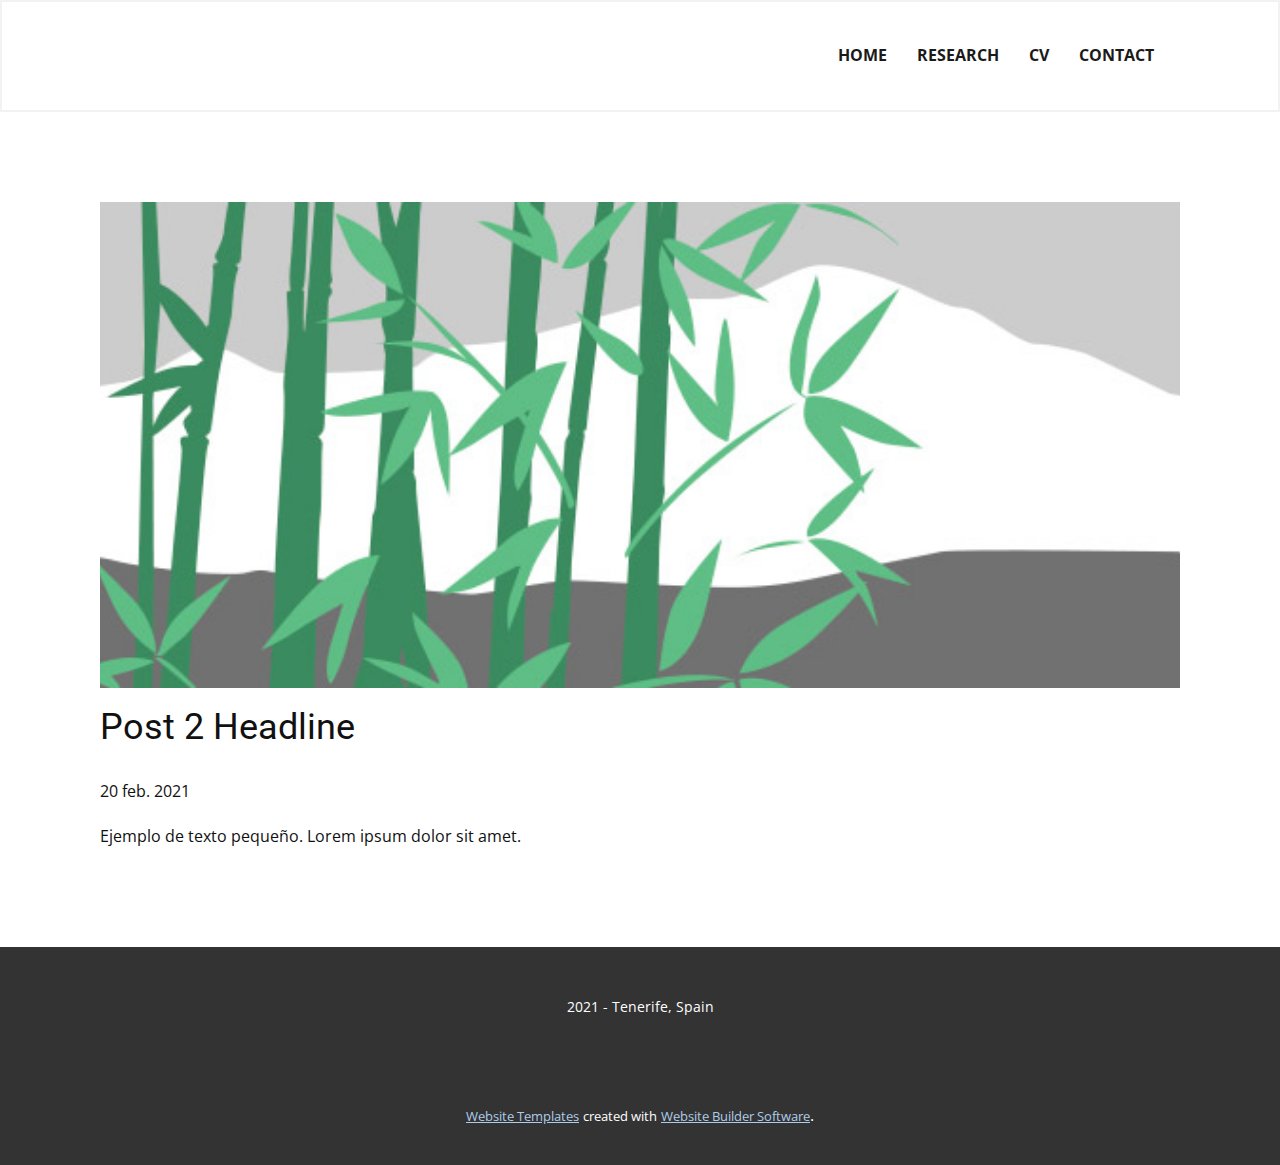
<file: blog/enviar-1.html>
<!doctype html>
<html style="font-size: 16px;"><head>
    <meta name="viewport" content="width=device-width, initial-scale=1.0">
    <meta charset="utf-8">
    <meta name="keywords" content="Post 1 Headline">
    <meta name="description" content="">
    <meta name="page_type" content="np-template-header-footer-from-plugin">
    <title>Post 2 Headline</title>
    <link rel="stylesheet" href="../nicepage.css" media="screen">
<link rel="stylesheet" href="../Post-Template.css" media="screen">
    <script class="u-script" type="text/javascript" src="../jquery.js" defer=""></script>
    <script class="u-script" type="text/javascript" src="../nicepage.js" defer=""></script>
    <meta name="generator" content="Nicepage 3.8.1, nicepage.com">
    <link rel="icon" href="../images/favicon.ico">
    <link id="u-theme-google-font" rel="stylesheet" href="https://fonts.googleapis.com/css?family=Roboto:100,100i,300,300i,400,400i,500,500i,700,700i,900,900i|Open+Sans:300,300i,400,400i,600,600i,700,700i,800,800i">
    
    
    <script type="application/ld+json">{
		"@context": "http://schema.org",
		"@type": "Organization",
		"name": "Laura",
		"url": "index.html"
}</script>
    <meta property="og:title" content="Post Template">
    <meta property="og:type" content="website">
    <meta name="theme-color" content="#478ac9">
    <link rel="canonical" href="../index.html">
    <meta property="og:url" content="index.html">
  </head>
  <body class="u-body"><header class="u-border-2 u-border-grey-5 u-clearfix u-header u-sticky u-white u-header" id="sec-630b"><div class="u-clearfix u-sheet u-sheet-1">
        <nav class="u-menu u-menu-dropdown u-offcanvas u-menu-1">
          <div class="menu-collapse" style="font-size: 1rem; letter-spacing: 0px; font-weight: 700; text-transform: uppercase;">
            <a class="u-button-style u-custom-active-border-color u-custom-active-color u-custom-border u-custom-border-color u-custom-borders u-custom-color u-custom-hover-border-color u-custom-hover-color u-custom-left-right-menu-spacing u-custom-text-active-color u-custom-text-color u-custom-text-hover-color u-custom-top-bottom-menu-spacing u-nav-link" href="#">
              <svg><use xmlns:xlink="http://www.w3.org/1999/xlink" xlink:href="#menu-hamburger"></use></svg>
              <svg version="1.1" xmlns="http://www.w3.org/2000/svg" xmlns:xlink="http://www.w3.org/1999/xlink"><defs><symbol id="menu-hamburger" viewBox="0 0 16 16" style="width: 16px; height: 16px;"><rect y="1" width="16" height="2"></rect><rect y="7" width="16" height="2"></rect><rect y="13" width="16" height="2"></rect>
</symbol>
</defs></svg>
            </a>
          </div>
          <div class="u-custom-menu u-nav-container">
            <ul class="u-nav u-spacing-30 u-unstyled u-nav-1"><li class="u-nav-item"><a class="u-border-2 u-border-active-grey-90 u-border-hover-grey-50 u-border-no-left u-border-no-right u-border-no-top u-button-style u-nav-link u-text-active-grey-90 u-text-grey-90 u-text-hover-grey-90" href="../Home.html" style="padding: 10px 0px;">Home</a>
</li><li class="u-nav-item"><a class="u-border-2 u-border-active-grey-90 u-border-hover-grey-50 u-border-no-left u-border-no-right u-border-no-top u-button-style u-nav-link u-text-active-grey-90 u-text-grey-90 u-text-hover-grey-90" href="../Research.html" style="padding: 10px 0px;">Research</a>
</li><li class="u-nav-item"><a class="u-border-2 u-border-active-grey-90 u-border-hover-grey-50 u-border-no-left u-border-no-right u-border-no-top u-button-style u-nav-link u-text-active-grey-90 u-text-grey-90 u-text-hover-grey-90" href="../CV.html" style="padding: 10px 0px;">CV</a>
</li><li class="u-nav-item"><a class="u-border-2 u-border-active-grey-90 u-border-hover-grey-50 u-border-no-left u-border-no-right u-border-no-top u-button-style u-nav-link u-text-active-grey-90 u-text-grey-90 u-text-hover-grey-90" style="padding: 10px 0px;" href="../Contact.html">Contact</a>
</li></ul>
          </div>
          <div class="u-custom-menu u-nav-container-collapse">
            <div class="u-black u-container-style u-inner-container-layout u-opacity u-opacity-95 u-sidenav">
              <div class="u-sidenav-overflow">
                <div class="u-menu-close"></div>
                <ul class="u-align-center u-nav u-popupmenu-items u-unstyled u-nav-2"><li class="u-nav-item"><a class="u-button-style u-nav-link" href="../Home.html" style="padding: 10px 0px;">Home</a>
</li><li class="u-nav-item"><a class="u-button-style u-nav-link" href="../Research.html" style="padding: 10px 0px;">Research</a>
</li><li class="u-nav-item"><a class="u-button-style u-nav-link" href="../CV.html" style="padding: 10px 0px;">CV</a>
</li><li class="u-nav-item"><a class="u-button-style u-nav-link" style="padding: 10px 0px;" href="../Contact.html">Contact</a>
</li></ul>
              </div>
            </div>
            <div class="u-black u-menu-overlay u-opacity u-opacity-70"></div>
          </div>
        </nav>
      </div></header>
    <section class="u-align-center u-clearfix u-section-1" id="sec-e759">
      <div class="u-clearfix u-sheet u-valign-middle-md u-valign-middle-sm u-valign-middle-xs u-sheet-1"><!--post_details--><!--post_details_options_json--><!--{"source":""}--><!--/post_details_options_json--><!--blog_post-->
        <div class="u-container-style u-expanded-width u-post-details u-post-details-1">
          <div class="u-container-layout u-valign-middle u-container-layout-1"><!--blog_post_image-->
            <img alt="" class="u-blog-control u-expanded-width u-image u-image-default u-image-1" src="[data-uri]"><!--/blog_post_image--><!--blog_post_header-->
            <h2 class="u-blog-control u-text u-text-1">Post 2 Headline</h2><!--/blog_post_header--><!--blog_post_metadata-->
            <div class="u-blog-control u-metadata u-metadata-1"><!--blog_post_metadata_date-->
              <span class="u-meta-date u-meta-icon">20 feb. 2021</span><!--/blog_post_metadata_date--><!--blog_post_metadata_category-->
              <!--/blog_post_metadata_category--><!--blog_post_metadata_comments-->
              <!--/blog_post_metadata_comments-->
            </div><!--/blog_post_metadata--><!--blog_post_content-->
            <div class="u-align-justify u-blog-control u-post-content u-text u-text-2 fr-view">
  Ejemplo de texto pequeño. Lorem ipsum dolor sit amet.
  </div><!--/blog_post_content-->
          </div>
        </div><!--/blog_post--><!--/post_details-->
      </div>
    </section>
    
    
    <footer class="u-align-center u-clearfix u-footer u-grey-80 u-footer" id="sec-318b"><div class="u-clearfix u-sheet u-sheet-1">
        <p class="u-small-text u-text u-text-variant u-text-1">2021 - Tenerife, Spain</p>
      </div></footer>
    <section class="u-backlink u-clearfix u-grey-80">
      <a class="u-link" href="https://nicepage.com/website-templates" target="_blank">
        <span>Website Templates</span>
      </a>
      <p class="u-text">
        <span>created with</span>
      </p>
      <a class="u-link" href="https://nicepage.com/" target="_blank">
        <span>Website Builder Software</span>
      </a>. 
    </section>
  
</body></html>
</file>
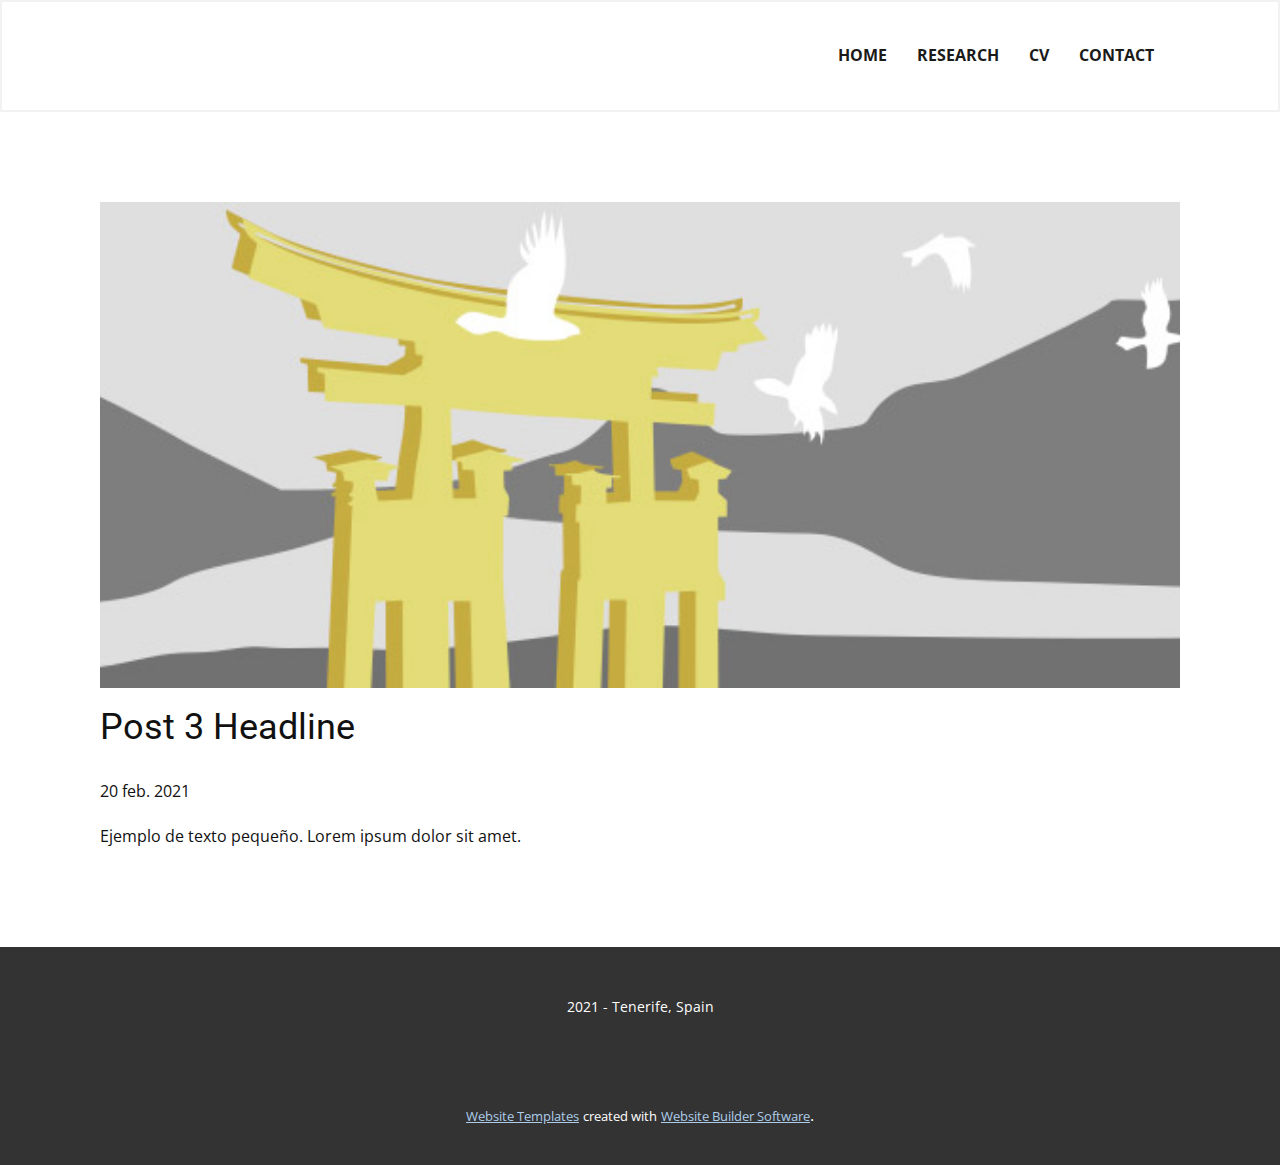
<file: blog/enviar-2.html>
<!doctype html>
<html style="font-size: 16px;"><head>
    <meta name="viewport" content="width=device-width, initial-scale=1.0">
    <meta charset="utf-8">
    <meta name="keywords" content="Post 1 Headline">
    <meta name="description" content="">
    <meta name="page_type" content="np-template-header-footer-from-plugin">
    <title>Post 3 Headline</title>
    <link rel="stylesheet" href="../nicepage.css" media="screen">
<link rel="stylesheet" href="../Post-Template.css" media="screen">
    <script class="u-script" type="text/javascript" src="../jquery.js" defer=""></script>
    <script class="u-script" type="text/javascript" src="../nicepage.js" defer=""></script>
    <meta name="generator" content="Nicepage 3.8.1, nicepage.com">
    <link rel="icon" href="../images/favicon.ico">
    <link id="u-theme-google-font" rel="stylesheet" href="https://fonts.googleapis.com/css?family=Roboto:100,100i,300,300i,400,400i,500,500i,700,700i,900,900i|Open+Sans:300,300i,400,400i,600,600i,700,700i,800,800i">
    
    
    <script type="application/ld+json">{
		"@context": "http://schema.org",
		"@type": "Organization",
		"name": "Laura",
		"url": "index.html"
}</script>
    <meta property="og:title" content="Post Template">
    <meta property="og:type" content="website">
    <meta name="theme-color" content="#478ac9">
    <link rel="canonical" href="../index.html">
    <meta property="og:url" content="index.html">
  </head>
  <body class="u-body"><header class="u-border-2 u-border-grey-5 u-clearfix u-header u-sticky u-white u-header" id="sec-630b"><div class="u-clearfix u-sheet u-sheet-1">
        <nav class="u-menu u-menu-dropdown u-offcanvas u-menu-1">
          <div class="menu-collapse" style="font-size: 1rem; letter-spacing: 0px; font-weight: 700; text-transform: uppercase;">
            <a class="u-button-style u-custom-active-border-color u-custom-active-color u-custom-border u-custom-border-color u-custom-borders u-custom-color u-custom-hover-border-color u-custom-hover-color u-custom-left-right-menu-spacing u-custom-text-active-color u-custom-text-color u-custom-text-hover-color u-custom-top-bottom-menu-spacing u-nav-link" href="#">
              <svg><use xmlns:xlink="http://www.w3.org/1999/xlink" xlink:href="#menu-hamburger"></use></svg>
              <svg version="1.1" xmlns="http://www.w3.org/2000/svg" xmlns:xlink="http://www.w3.org/1999/xlink"><defs><symbol id="menu-hamburger" viewBox="0 0 16 16" style="width: 16px; height: 16px;"><rect y="1" width="16" height="2"></rect><rect y="7" width="16" height="2"></rect><rect y="13" width="16" height="2"></rect>
</symbol>
</defs></svg>
            </a>
          </div>
          <div class="u-custom-menu u-nav-container">
            <ul class="u-nav u-spacing-30 u-unstyled u-nav-1"><li class="u-nav-item"><a class="u-border-2 u-border-active-grey-90 u-border-hover-grey-50 u-border-no-left u-border-no-right u-border-no-top u-button-style u-nav-link u-text-active-grey-90 u-text-grey-90 u-text-hover-grey-90" href="../Home.html" style="padding: 10px 0px;">Home</a>
</li><li class="u-nav-item"><a class="u-border-2 u-border-active-grey-90 u-border-hover-grey-50 u-border-no-left u-border-no-right u-border-no-top u-button-style u-nav-link u-text-active-grey-90 u-text-grey-90 u-text-hover-grey-90" href="../Research.html" style="padding: 10px 0px;">Research</a>
</li><li class="u-nav-item"><a class="u-border-2 u-border-active-grey-90 u-border-hover-grey-50 u-border-no-left u-border-no-right u-border-no-top u-button-style u-nav-link u-text-active-grey-90 u-text-grey-90 u-text-hover-grey-90" href="../CV.html" style="padding: 10px 0px;">CV</a>
</li><li class="u-nav-item"><a class="u-border-2 u-border-active-grey-90 u-border-hover-grey-50 u-border-no-left u-border-no-right u-border-no-top u-button-style u-nav-link u-text-active-grey-90 u-text-grey-90 u-text-hover-grey-90" style="padding: 10px 0px;" href="../Contact.html">Contact</a>
</li></ul>
          </div>
          <div class="u-custom-menu u-nav-container-collapse">
            <div class="u-black u-container-style u-inner-container-layout u-opacity u-opacity-95 u-sidenav">
              <div class="u-sidenav-overflow">
                <div class="u-menu-close"></div>
                <ul class="u-align-center u-nav u-popupmenu-items u-unstyled u-nav-2"><li class="u-nav-item"><a class="u-button-style u-nav-link" href="../Home.html" style="padding: 10px 0px;">Home</a>
</li><li class="u-nav-item"><a class="u-button-style u-nav-link" href="../Research.html" style="padding: 10px 0px;">Research</a>
</li><li class="u-nav-item"><a class="u-button-style u-nav-link" href="../CV.html" style="padding: 10px 0px;">CV</a>
</li><li class="u-nav-item"><a class="u-button-style u-nav-link" style="padding: 10px 0px;" href="../Contact.html">Contact</a>
</li></ul>
              </div>
            </div>
            <div class="u-black u-menu-overlay u-opacity u-opacity-70"></div>
          </div>
        </nav>
      </div></header>
    <section class="u-align-center u-clearfix u-section-1" id="sec-e759">
      <div class="u-clearfix u-sheet u-valign-middle-md u-valign-middle-sm u-valign-middle-xs u-sheet-1"><!--post_details--><!--post_details_options_json--><!--{"source":""}--><!--/post_details_options_json--><!--blog_post-->
        <div class="u-container-style u-expanded-width u-post-details u-post-details-1">
          <div class="u-container-layout u-valign-middle u-container-layout-1"><!--blog_post_image-->
            <img alt="" class="u-blog-control u-expanded-width u-image u-image-default u-image-1" src="[data-uri]"><!--/blog_post_image--><!--blog_post_header-->
            <h2 class="u-blog-control u-text u-text-1">Post 3 Headline</h2><!--/blog_post_header--><!--blog_post_metadata-->
            <div class="u-blog-control u-metadata u-metadata-1"><!--blog_post_metadata_date-->
              <span class="u-meta-date u-meta-icon">20 feb. 2021</span><!--/blog_post_metadata_date--><!--blog_post_metadata_category-->
              <!--/blog_post_metadata_category--><!--blog_post_metadata_comments-->
              <!--/blog_post_metadata_comments-->
            </div><!--/blog_post_metadata--><!--blog_post_content-->
            <div class="u-align-justify u-blog-control u-post-content u-text u-text-2 fr-view">
  Ejemplo de texto pequeño. Lorem ipsum dolor sit amet.
  </div><!--/blog_post_content-->
          </div>
        </div><!--/blog_post--><!--/post_details-->
      </div>
    </section>
    
    
    <footer class="u-align-center u-clearfix u-footer u-grey-80 u-footer" id="sec-318b"><div class="u-clearfix u-sheet u-sheet-1">
        <p class="u-small-text u-text u-text-variant u-text-1">2021 - Tenerife, Spain</p>
      </div></footer>
    <section class="u-backlink u-clearfix u-grey-80">
      <a class="u-link" href="https://nicepage.com/website-templates" target="_blank">
        <span>Website Templates</span>
      </a>
      <p class="u-text">
        <span>created with</span>
      </p>
      <a class="u-link" href="https://nicepage.com/" target="_blank">
        <span>Website Builder Software</span>
      </a>. 
    </section>
  
</body></html>
</file>
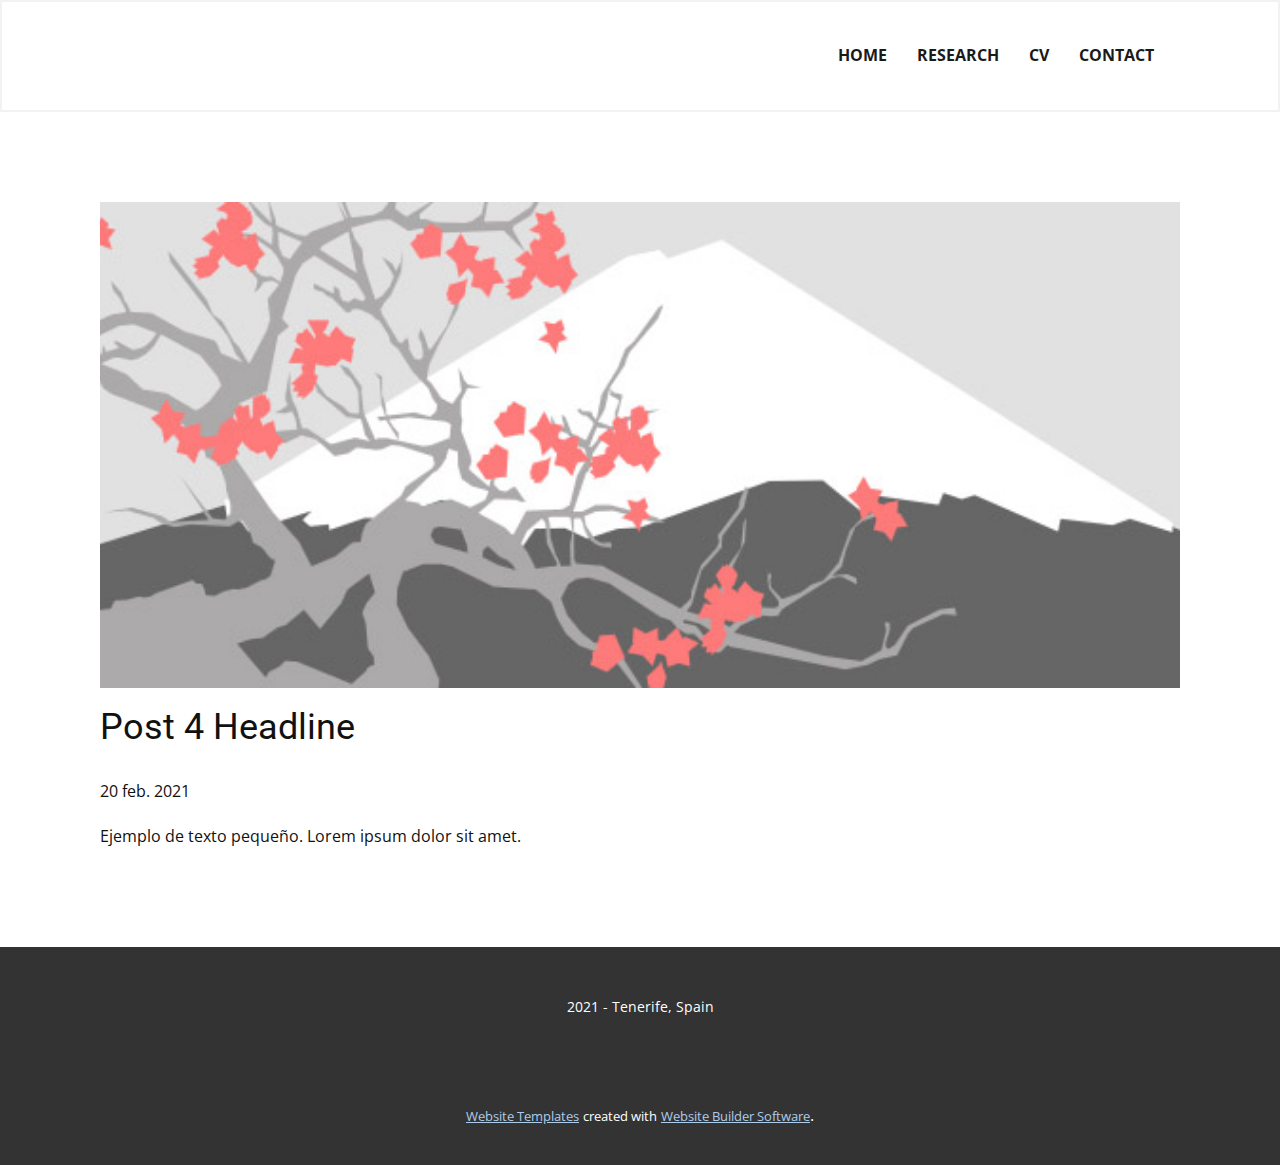
<file: blog/enviar-3.html>
<!doctype html>
<html style="font-size: 16px;"><head>
    <meta name="viewport" content="width=device-width, initial-scale=1.0">
    <meta charset="utf-8">
    <meta name="keywords" content="Post 1 Headline">
    <meta name="description" content="">
    <meta name="page_type" content="np-template-header-footer-from-plugin">
    <title>Post 4 Headline</title>
    <link rel="stylesheet" href="../nicepage.css" media="screen">
<link rel="stylesheet" href="../Post-Template.css" media="screen">
    <script class="u-script" type="text/javascript" src="../jquery.js" defer=""></script>
    <script class="u-script" type="text/javascript" src="../nicepage.js" defer=""></script>
    <meta name="generator" content="Nicepage 3.8.1, nicepage.com">
    <link rel="icon" href="../images/favicon.ico">
    <link id="u-theme-google-font" rel="stylesheet" href="https://fonts.googleapis.com/css?family=Roboto:100,100i,300,300i,400,400i,500,500i,700,700i,900,900i|Open+Sans:300,300i,400,400i,600,600i,700,700i,800,800i">
    
    
    <script type="application/ld+json">{
		"@context": "http://schema.org",
		"@type": "Organization",
		"name": "Laura",
		"url": "index.html"
}</script>
    <meta property="og:title" content="Post Template">
    <meta property="og:type" content="website">
    <meta name="theme-color" content="#478ac9">
    <link rel="canonical" href="../index.html">
    <meta property="og:url" content="index.html">
  </head>
  <body class="u-body"><header class="u-border-2 u-border-grey-5 u-clearfix u-header u-sticky u-white u-header" id="sec-630b"><div class="u-clearfix u-sheet u-sheet-1">
        <nav class="u-menu u-menu-dropdown u-offcanvas u-menu-1">
          <div class="menu-collapse" style="font-size: 1rem; letter-spacing: 0px; font-weight: 700; text-transform: uppercase;">
            <a class="u-button-style u-custom-active-border-color u-custom-active-color u-custom-border u-custom-border-color u-custom-borders u-custom-color u-custom-hover-border-color u-custom-hover-color u-custom-left-right-menu-spacing u-custom-text-active-color u-custom-text-color u-custom-text-hover-color u-custom-top-bottom-menu-spacing u-nav-link" href="#">
              <svg><use xmlns:xlink="http://www.w3.org/1999/xlink" xlink:href="#menu-hamburger"></use></svg>
              <svg version="1.1" xmlns="http://www.w3.org/2000/svg" xmlns:xlink="http://www.w3.org/1999/xlink"><defs><symbol id="menu-hamburger" viewBox="0 0 16 16" style="width: 16px; height: 16px;"><rect y="1" width="16" height="2"></rect><rect y="7" width="16" height="2"></rect><rect y="13" width="16" height="2"></rect>
</symbol>
</defs></svg>
            </a>
          </div>
          <div class="u-custom-menu u-nav-container">
            <ul class="u-nav u-spacing-30 u-unstyled u-nav-1"><li class="u-nav-item"><a class="u-border-2 u-border-active-grey-90 u-border-hover-grey-50 u-border-no-left u-border-no-right u-border-no-top u-button-style u-nav-link u-text-active-grey-90 u-text-grey-90 u-text-hover-grey-90" href="../Home.html" style="padding: 10px 0px;">Home</a>
</li><li class="u-nav-item"><a class="u-border-2 u-border-active-grey-90 u-border-hover-grey-50 u-border-no-left u-border-no-right u-border-no-top u-button-style u-nav-link u-text-active-grey-90 u-text-grey-90 u-text-hover-grey-90" href="../Research.html" style="padding: 10px 0px;">Research</a>
</li><li class="u-nav-item"><a class="u-border-2 u-border-active-grey-90 u-border-hover-grey-50 u-border-no-left u-border-no-right u-border-no-top u-button-style u-nav-link u-text-active-grey-90 u-text-grey-90 u-text-hover-grey-90" href="../CV.html" style="padding: 10px 0px;">CV</a>
</li><li class="u-nav-item"><a class="u-border-2 u-border-active-grey-90 u-border-hover-grey-50 u-border-no-left u-border-no-right u-border-no-top u-button-style u-nav-link u-text-active-grey-90 u-text-grey-90 u-text-hover-grey-90" style="padding: 10px 0px;" href="../Contact.html">Contact</a>
</li></ul>
          </div>
          <div class="u-custom-menu u-nav-container-collapse">
            <div class="u-black u-container-style u-inner-container-layout u-opacity u-opacity-95 u-sidenav">
              <div class="u-sidenav-overflow">
                <div class="u-menu-close"></div>
                <ul class="u-align-center u-nav u-popupmenu-items u-unstyled u-nav-2"><li class="u-nav-item"><a class="u-button-style u-nav-link" href="../Home.html" style="padding: 10px 0px;">Home</a>
</li><li class="u-nav-item"><a class="u-button-style u-nav-link" href="../Research.html" style="padding: 10px 0px;">Research</a>
</li><li class="u-nav-item"><a class="u-button-style u-nav-link" href="../CV.html" style="padding: 10px 0px;">CV</a>
</li><li class="u-nav-item"><a class="u-button-style u-nav-link" style="padding: 10px 0px;" href="../Contact.html">Contact</a>
</li></ul>
              </div>
            </div>
            <div class="u-black u-menu-overlay u-opacity u-opacity-70"></div>
          </div>
        </nav>
      </div></header>
    <section class="u-align-center u-clearfix u-section-1" id="sec-e759">
      <div class="u-clearfix u-sheet u-valign-middle-md u-valign-middle-sm u-valign-middle-xs u-sheet-1"><!--post_details--><!--post_details_options_json--><!--{"source":""}--><!--/post_details_options_json--><!--blog_post-->
        <div class="u-container-style u-expanded-width u-post-details u-post-details-1">
          <div class="u-container-layout u-valign-middle u-container-layout-1"><!--blog_post_image-->
            <img alt="" class="u-blog-control u-expanded-width u-image u-image-default u-image-1" src="[data-uri]"><!--/blog_post_image--><!--blog_post_header-->
            <h2 class="u-blog-control u-text u-text-1">Post 4 Headline</h2><!--/blog_post_header--><!--blog_post_metadata-->
            <div class="u-blog-control u-metadata u-metadata-1"><!--blog_post_metadata_date-->
              <span class="u-meta-date u-meta-icon">20 feb. 2021</span><!--/blog_post_metadata_date--><!--blog_post_metadata_category-->
              <!--/blog_post_metadata_category--><!--blog_post_metadata_comments-->
              <!--/blog_post_metadata_comments-->
            </div><!--/blog_post_metadata--><!--blog_post_content-->
            <div class="u-align-justify u-blog-control u-post-content u-text u-text-2 fr-view">
  Ejemplo de texto pequeño. Lorem ipsum dolor sit amet.
  </div><!--/blog_post_content-->
          </div>
        </div><!--/blog_post--><!--/post_details-->
      </div>
    </section>
    
    
    <footer class="u-align-center u-clearfix u-footer u-grey-80 u-footer" id="sec-318b"><div class="u-clearfix u-sheet u-sheet-1">
        <p class="u-small-text u-text u-text-variant u-text-1">2021 - Tenerife, Spain</p>
      </div></footer>
    <section class="u-backlink u-clearfix u-grey-80">
      <a class="u-link" href="https://nicepage.com/website-templates" target="_blank">
        <span>Website Templates</span>
      </a>
      <p class="u-text">
        <span>created with</span>
      </p>
      <a class="u-link" href="https://nicepage.com/" target="_blank">
        <span>Website Builder Software</span>
      </a>. 
    </section>
  
</body></html>
</file>
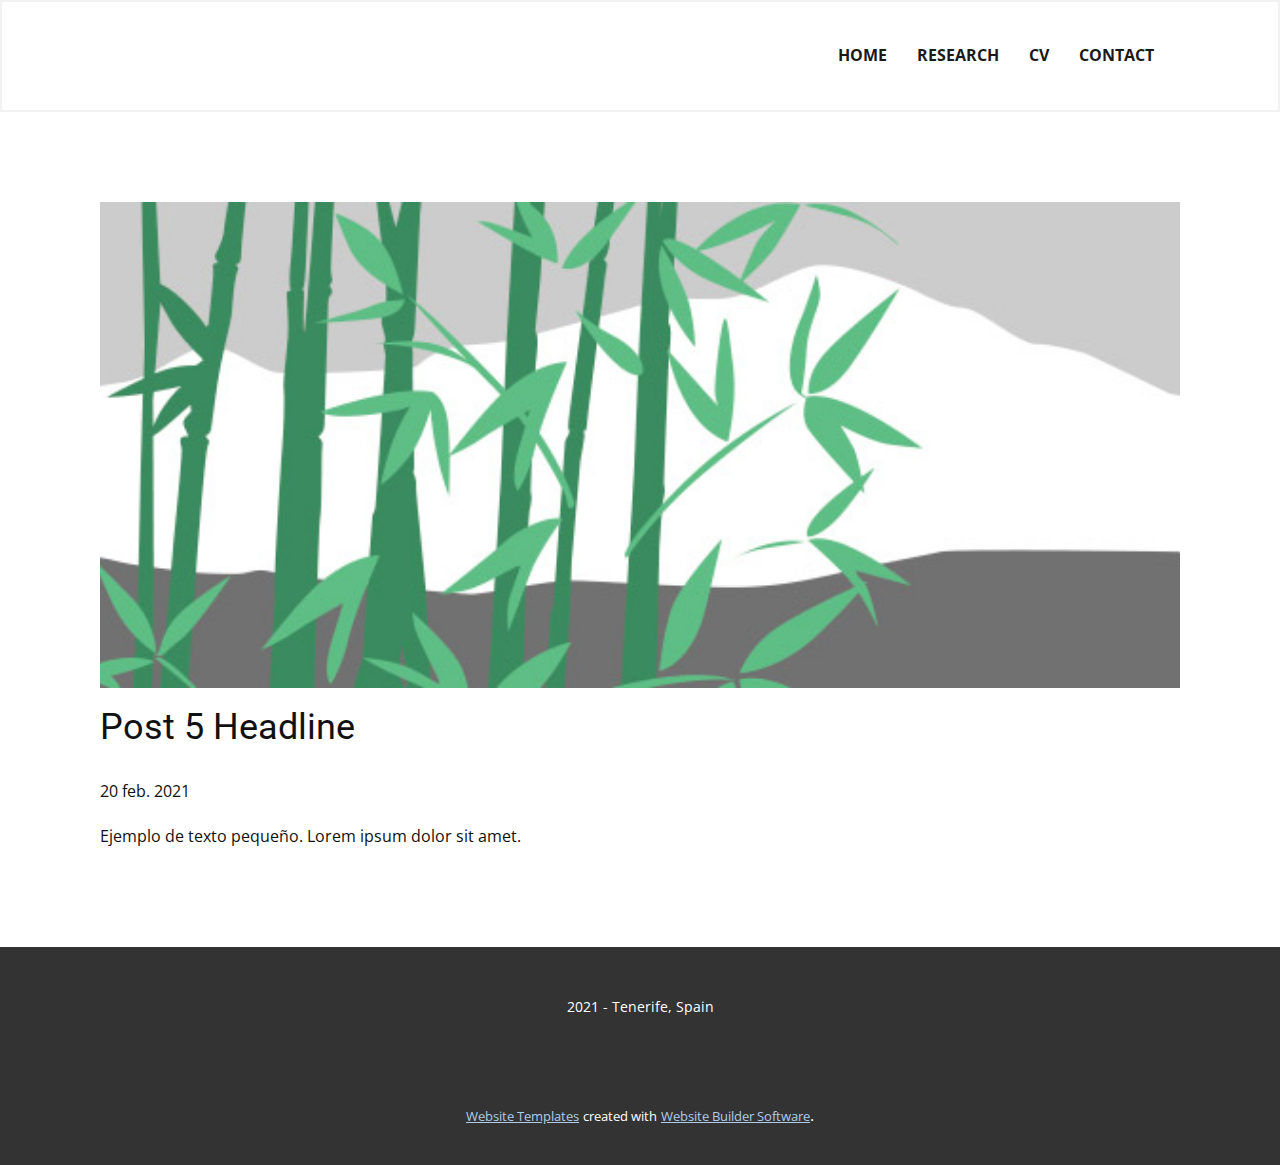
<file: blog/enviar-4.html>
<!doctype html>
<html style="font-size: 16px;"><head>
    <meta name="viewport" content="width=device-width, initial-scale=1.0">
    <meta charset="utf-8">
    <meta name="keywords" content="Post 1 Headline">
    <meta name="description" content="">
    <meta name="page_type" content="np-template-header-footer-from-plugin">
    <title>Post 5 Headline</title>
    <link rel="stylesheet" href="../nicepage.css" media="screen">
<link rel="stylesheet" href="../Post-Template.css" media="screen">
    <script class="u-script" type="text/javascript" src="../jquery.js" defer=""></script>
    <script class="u-script" type="text/javascript" src="../nicepage.js" defer=""></script>
    <meta name="generator" content="Nicepage 3.8.1, nicepage.com">
    <link rel="icon" href="../images/favicon.ico">
    <link id="u-theme-google-font" rel="stylesheet" href="https://fonts.googleapis.com/css?family=Roboto:100,100i,300,300i,400,400i,500,500i,700,700i,900,900i|Open+Sans:300,300i,400,400i,600,600i,700,700i,800,800i">
    
    
    <script type="application/ld+json">{
		"@context": "http://schema.org",
		"@type": "Organization",
		"name": "Laura",
		"url": "index.html"
}</script>
    <meta property="og:title" content="Post Template">
    <meta property="og:type" content="website">
    <meta name="theme-color" content="#478ac9">
    <link rel="canonical" href="../index.html">
    <meta property="og:url" content="index.html">
  </head>
  <body class="u-body"><header class="u-border-2 u-border-grey-5 u-clearfix u-header u-sticky u-white u-header" id="sec-630b"><div class="u-clearfix u-sheet u-sheet-1">
        <nav class="u-menu u-menu-dropdown u-offcanvas u-menu-1">
          <div class="menu-collapse" style="font-size: 1rem; letter-spacing: 0px; font-weight: 700; text-transform: uppercase;">
            <a class="u-button-style u-custom-active-border-color u-custom-active-color u-custom-border u-custom-border-color u-custom-borders u-custom-color u-custom-hover-border-color u-custom-hover-color u-custom-left-right-menu-spacing u-custom-text-active-color u-custom-text-color u-custom-text-hover-color u-custom-top-bottom-menu-spacing u-nav-link" href="#">
              <svg><use xmlns:xlink="http://www.w3.org/1999/xlink" xlink:href="#menu-hamburger"></use></svg>
              <svg version="1.1" xmlns="http://www.w3.org/2000/svg" xmlns:xlink="http://www.w3.org/1999/xlink"><defs><symbol id="menu-hamburger" viewBox="0 0 16 16" style="width: 16px; height: 16px;"><rect y="1" width="16" height="2"></rect><rect y="7" width="16" height="2"></rect><rect y="13" width="16" height="2"></rect>
</symbol>
</defs></svg>
            </a>
          </div>
          <div class="u-custom-menu u-nav-container">
            <ul class="u-nav u-spacing-30 u-unstyled u-nav-1"><li class="u-nav-item"><a class="u-border-2 u-border-active-grey-90 u-border-hover-grey-50 u-border-no-left u-border-no-right u-border-no-top u-button-style u-nav-link u-text-active-grey-90 u-text-grey-90 u-text-hover-grey-90" href="../Home.html" style="padding: 10px 0px;">Home</a>
</li><li class="u-nav-item"><a class="u-border-2 u-border-active-grey-90 u-border-hover-grey-50 u-border-no-left u-border-no-right u-border-no-top u-button-style u-nav-link u-text-active-grey-90 u-text-grey-90 u-text-hover-grey-90" href="../Research.html" style="padding: 10px 0px;">Research</a>
</li><li class="u-nav-item"><a class="u-border-2 u-border-active-grey-90 u-border-hover-grey-50 u-border-no-left u-border-no-right u-border-no-top u-button-style u-nav-link u-text-active-grey-90 u-text-grey-90 u-text-hover-grey-90" href="../CV.html" style="padding: 10px 0px;">CV</a>
</li><li class="u-nav-item"><a class="u-border-2 u-border-active-grey-90 u-border-hover-grey-50 u-border-no-left u-border-no-right u-border-no-top u-button-style u-nav-link u-text-active-grey-90 u-text-grey-90 u-text-hover-grey-90" style="padding: 10px 0px;" href="../Contact.html">Contact</a>
</li></ul>
          </div>
          <div class="u-custom-menu u-nav-container-collapse">
            <div class="u-black u-container-style u-inner-container-layout u-opacity u-opacity-95 u-sidenav">
              <div class="u-sidenav-overflow">
                <div class="u-menu-close"></div>
                <ul class="u-align-center u-nav u-popupmenu-items u-unstyled u-nav-2"><li class="u-nav-item"><a class="u-button-style u-nav-link" href="../Home.html" style="padding: 10px 0px;">Home</a>
</li><li class="u-nav-item"><a class="u-button-style u-nav-link" href="../Research.html" style="padding: 10px 0px;">Research</a>
</li><li class="u-nav-item"><a class="u-button-style u-nav-link" href="../CV.html" style="padding: 10px 0px;">CV</a>
</li><li class="u-nav-item"><a class="u-button-style u-nav-link" style="padding: 10px 0px;" href="../Contact.html">Contact</a>
</li></ul>
              </div>
            </div>
            <div class="u-black u-menu-overlay u-opacity u-opacity-70"></div>
          </div>
        </nav>
      </div></header>
    <section class="u-align-center u-clearfix u-section-1" id="sec-e759">
      <div class="u-clearfix u-sheet u-valign-middle-md u-valign-middle-sm u-valign-middle-xs u-sheet-1"><!--post_details--><!--post_details_options_json--><!--{"source":""}--><!--/post_details_options_json--><!--blog_post-->
        <div class="u-container-style u-expanded-width u-post-details u-post-details-1">
          <div class="u-container-layout u-valign-middle u-container-layout-1"><!--blog_post_image-->
            <img alt="" class="u-blog-control u-expanded-width u-image u-image-default u-image-1" src="[data-uri]"><!--/blog_post_image--><!--blog_post_header-->
            <h2 class="u-blog-control u-text u-text-1">Post 5 Headline</h2><!--/blog_post_header--><!--blog_post_metadata-->
            <div class="u-blog-control u-metadata u-metadata-1"><!--blog_post_metadata_date-->
              <span class="u-meta-date u-meta-icon">20 feb. 2021</span><!--/blog_post_metadata_date--><!--blog_post_metadata_category-->
              <!--/blog_post_metadata_category--><!--blog_post_metadata_comments-->
              <!--/blog_post_metadata_comments-->
            </div><!--/blog_post_metadata--><!--blog_post_content-->
            <div class="u-align-justify u-blog-control u-post-content u-text u-text-2 fr-view">
  Ejemplo de texto pequeño. Lorem ipsum dolor sit amet.
  </div><!--/blog_post_content-->
          </div>
        </div><!--/blog_post--><!--/post_details-->
      </div>
    </section>
    
    
    <footer class="u-align-center u-clearfix u-footer u-grey-80 u-footer" id="sec-318b"><div class="u-clearfix u-sheet u-sheet-1">
        <p class="u-small-text u-text u-text-variant u-text-1">2021 - Tenerife, Spain</p>
      </div></footer>
    <section class="u-backlink u-clearfix u-grey-80">
      <a class="u-link" href="https://nicepage.com/website-templates" target="_blank">
        <span>Website Templates</span>
      </a>
      <p class="u-text">
        <span>created with</span>
      </p>
      <a class="u-link" href="https://nicepage.com/" target="_blank">
        <span>Website Builder Software</span>
      </a>. 
    </section>
  
</body></html>
</file>
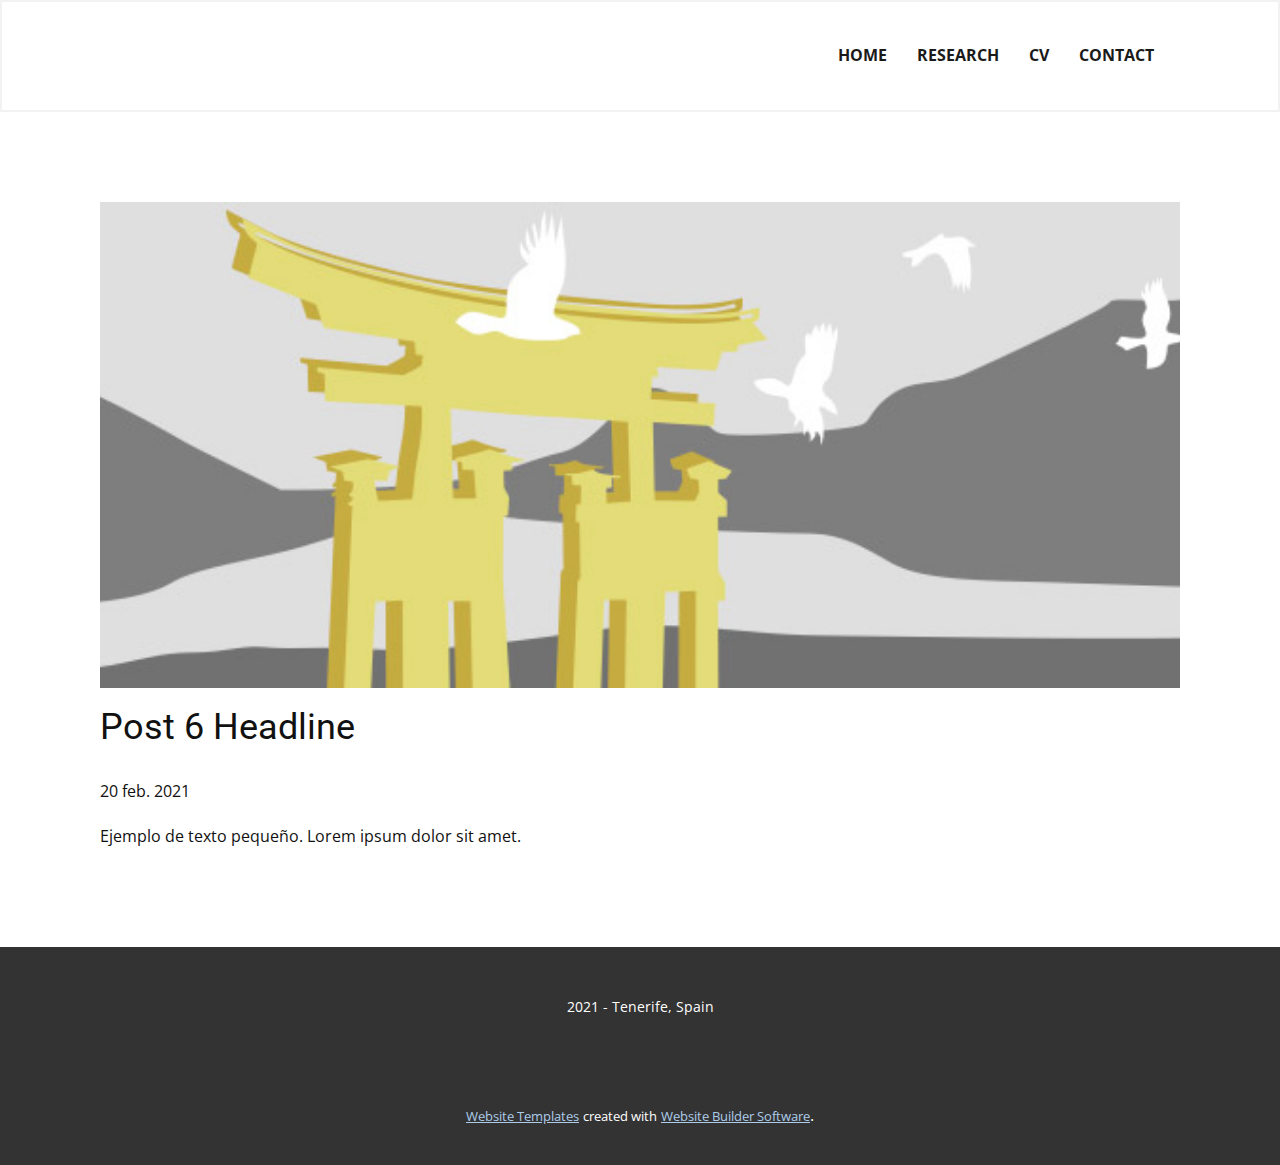
<file: blog/enviar-5.html>
<!doctype html>
<html style="font-size: 16px;"><head>
    <meta name="viewport" content="width=device-width, initial-scale=1.0">
    <meta charset="utf-8">
    <meta name="keywords" content="Post 1 Headline">
    <meta name="description" content="">
    <meta name="page_type" content="np-template-header-footer-from-plugin">
    <title>Post 6 Headline</title>
    <link rel="stylesheet" href="../nicepage.css" media="screen">
<link rel="stylesheet" href="../Post-Template.css" media="screen">
    <script class="u-script" type="text/javascript" src="../jquery.js" defer=""></script>
    <script class="u-script" type="text/javascript" src="../nicepage.js" defer=""></script>
    <meta name="generator" content="Nicepage 3.8.1, nicepage.com">
    <link rel="icon" href="../images/favicon.ico">
    <link id="u-theme-google-font" rel="stylesheet" href="https://fonts.googleapis.com/css?family=Roboto:100,100i,300,300i,400,400i,500,500i,700,700i,900,900i|Open+Sans:300,300i,400,400i,600,600i,700,700i,800,800i">
    
    
    <script type="application/ld+json">{
		"@context": "http://schema.org",
		"@type": "Organization",
		"name": "Laura",
		"url": "index.html"
}</script>
    <meta property="og:title" content="Post Template">
    <meta property="og:type" content="website">
    <meta name="theme-color" content="#478ac9">
    <link rel="canonical" href="../index.html">
    <meta property="og:url" content="index.html">
  </head>
  <body class="u-body"><header class="u-border-2 u-border-grey-5 u-clearfix u-header u-sticky u-white u-header" id="sec-630b"><div class="u-clearfix u-sheet u-sheet-1">
        <nav class="u-menu u-menu-dropdown u-offcanvas u-menu-1">
          <div class="menu-collapse" style="font-size: 1rem; letter-spacing: 0px; font-weight: 700; text-transform: uppercase;">
            <a class="u-button-style u-custom-active-border-color u-custom-active-color u-custom-border u-custom-border-color u-custom-borders u-custom-color u-custom-hover-border-color u-custom-hover-color u-custom-left-right-menu-spacing u-custom-text-active-color u-custom-text-color u-custom-text-hover-color u-custom-top-bottom-menu-spacing u-nav-link" href="#">
              <svg><use xmlns:xlink="http://www.w3.org/1999/xlink" xlink:href="#menu-hamburger"></use></svg>
              <svg version="1.1" xmlns="http://www.w3.org/2000/svg" xmlns:xlink="http://www.w3.org/1999/xlink"><defs><symbol id="menu-hamburger" viewBox="0 0 16 16" style="width: 16px; height: 16px;"><rect y="1" width="16" height="2"></rect><rect y="7" width="16" height="2"></rect><rect y="13" width="16" height="2"></rect>
</symbol>
</defs></svg>
            </a>
          </div>
          <div class="u-custom-menu u-nav-container">
            <ul class="u-nav u-spacing-30 u-unstyled u-nav-1"><li class="u-nav-item"><a class="u-border-2 u-border-active-grey-90 u-border-hover-grey-50 u-border-no-left u-border-no-right u-border-no-top u-button-style u-nav-link u-text-active-grey-90 u-text-grey-90 u-text-hover-grey-90" href="../Home.html" style="padding: 10px 0px;">Home</a>
</li><li class="u-nav-item"><a class="u-border-2 u-border-active-grey-90 u-border-hover-grey-50 u-border-no-left u-border-no-right u-border-no-top u-button-style u-nav-link u-text-active-grey-90 u-text-grey-90 u-text-hover-grey-90" href="../Research.html" style="padding: 10px 0px;">Research</a>
</li><li class="u-nav-item"><a class="u-border-2 u-border-active-grey-90 u-border-hover-grey-50 u-border-no-left u-border-no-right u-border-no-top u-button-style u-nav-link u-text-active-grey-90 u-text-grey-90 u-text-hover-grey-90" href="../CV.html" style="padding: 10px 0px;">CV</a>
</li><li class="u-nav-item"><a class="u-border-2 u-border-active-grey-90 u-border-hover-grey-50 u-border-no-left u-border-no-right u-border-no-top u-button-style u-nav-link u-text-active-grey-90 u-text-grey-90 u-text-hover-grey-90" style="padding: 10px 0px;" href="../Contact.html">Contact</a>
</li></ul>
          </div>
          <div class="u-custom-menu u-nav-container-collapse">
            <div class="u-black u-container-style u-inner-container-layout u-opacity u-opacity-95 u-sidenav">
              <div class="u-sidenav-overflow">
                <div class="u-menu-close"></div>
                <ul class="u-align-center u-nav u-popupmenu-items u-unstyled u-nav-2"><li class="u-nav-item"><a class="u-button-style u-nav-link" href="../Home.html" style="padding: 10px 0px;">Home</a>
</li><li class="u-nav-item"><a class="u-button-style u-nav-link" href="../Research.html" style="padding: 10px 0px;">Research</a>
</li><li class="u-nav-item"><a class="u-button-style u-nav-link" href="../CV.html" style="padding: 10px 0px;">CV</a>
</li><li class="u-nav-item"><a class="u-button-style u-nav-link" style="padding: 10px 0px;" href="../Contact.html">Contact</a>
</li></ul>
              </div>
            </div>
            <div class="u-black u-menu-overlay u-opacity u-opacity-70"></div>
          </div>
        </nav>
      </div></header>
    <section class="u-align-center u-clearfix u-section-1" id="sec-e759">
      <div class="u-clearfix u-sheet u-valign-middle-md u-valign-middle-sm u-valign-middle-xs u-sheet-1"><!--post_details--><!--post_details_options_json--><!--{"source":""}--><!--/post_details_options_json--><!--blog_post-->
        <div class="u-container-style u-expanded-width u-post-details u-post-details-1">
          <div class="u-container-layout u-valign-middle u-container-layout-1"><!--blog_post_image-->
            <img alt="" class="u-blog-control u-expanded-width u-image u-image-default u-image-1" src="[data-uri]"><!--/blog_post_image--><!--blog_post_header-->
            <h2 class="u-blog-control u-text u-text-1">Post 6 Headline</h2><!--/blog_post_header--><!--blog_post_metadata-->
            <div class="u-blog-control u-metadata u-metadata-1"><!--blog_post_metadata_date-->
              <span class="u-meta-date u-meta-icon">20 feb. 2021</span><!--/blog_post_metadata_date--><!--blog_post_metadata_category-->
              <!--/blog_post_metadata_category--><!--blog_post_metadata_comments-->
              <!--/blog_post_metadata_comments-->
            </div><!--/blog_post_metadata--><!--blog_post_content-->
            <div class="u-align-justify u-blog-control u-post-content u-text u-text-2 fr-view">
  Ejemplo de texto pequeño. Lorem ipsum dolor sit amet.
  </div><!--/blog_post_content-->
          </div>
        </div><!--/blog_post--><!--/post_details-->
      </div>
    </section>
    
    
    <footer class="u-align-center u-clearfix u-footer u-grey-80 u-footer" id="sec-318b"><div class="u-clearfix u-sheet u-sheet-1">
        <p class="u-small-text u-text u-text-variant u-text-1">2021 - Tenerife, Spain</p>
      </div></footer>
    <section class="u-backlink u-clearfix u-grey-80">
      <a class="u-link" href="https://nicepage.com/website-templates" target="_blank">
        <span>Website Templates</span>
      </a>
      <p class="u-text">
        <span>created with</span>
      </p>
      <a class="u-link" href="https://nicepage.com/" target="_blank">
        <span>Website Builder Software</span>
      </a>. 
    </section>
  
</body></html>
</file>
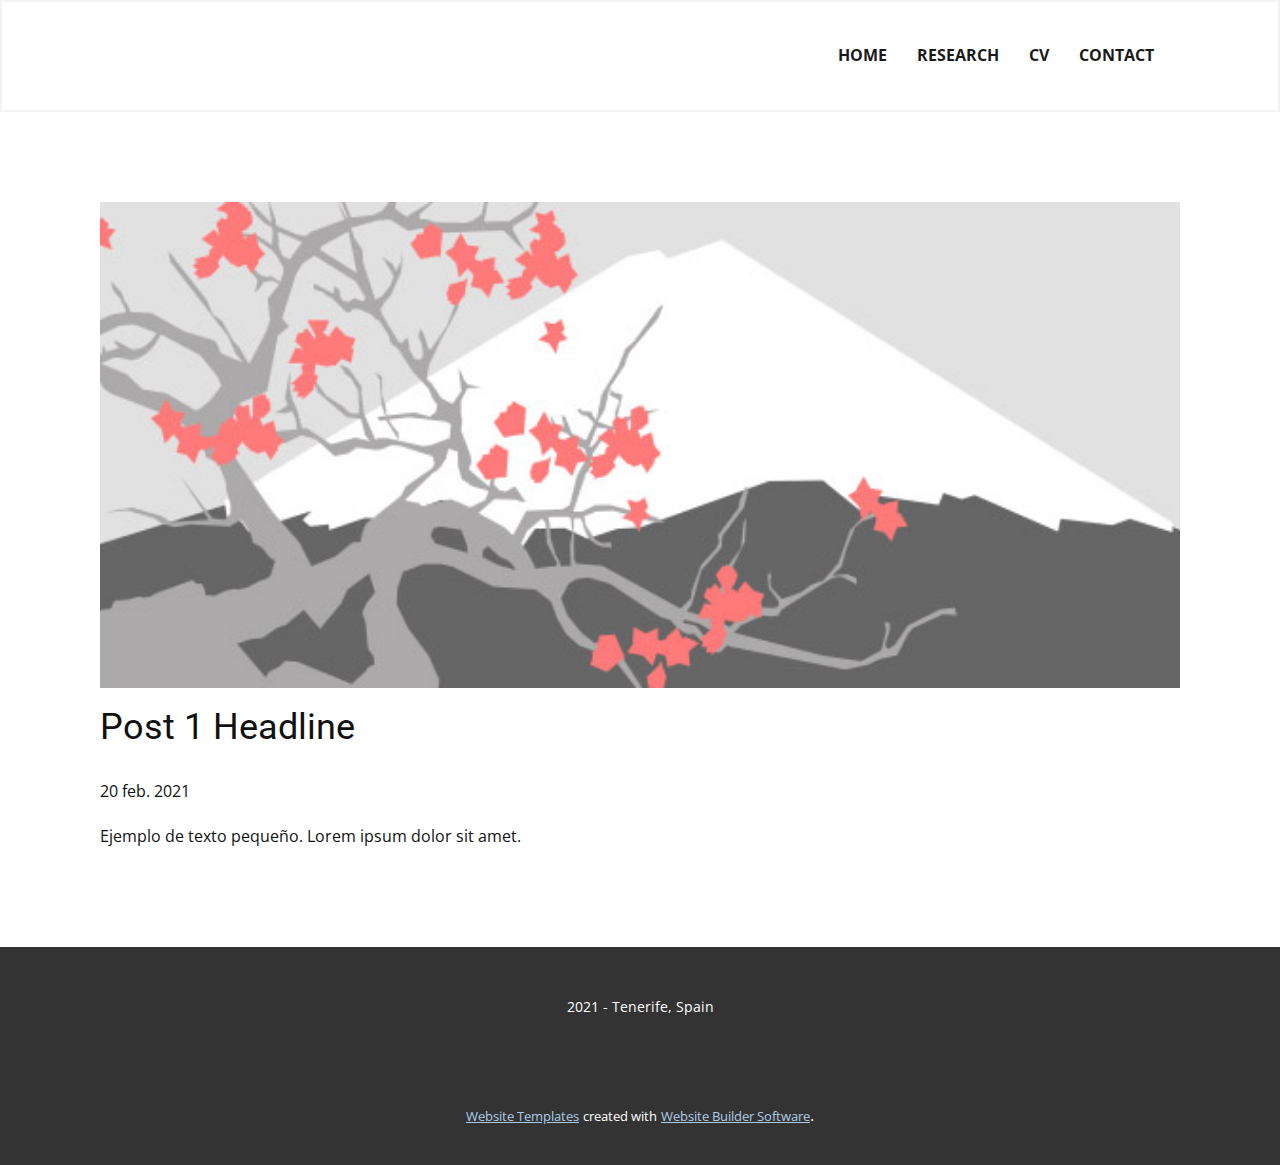
<file: blog/enviar.html>
<!doctype html>
<html style="font-size: 16px;"><head>
    <meta name="viewport" content="width=device-width, initial-scale=1.0">
    <meta charset="utf-8">
    <meta name="keywords" content="Post 1 Headline">
    <meta name="description" content="">
    <meta name="page_type" content="np-template-header-footer-from-plugin">
    <title>Post 1 Headline</title>
    <link rel="stylesheet" href="../nicepage.css" media="screen">
<link rel="stylesheet" href="../Post-Template.css" media="screen">
    <script class="u-script" type="text/javascript" src="../jquery.js" defer=""></script>
    <script class="u-script" type="text/javascript" src="../nicepage.js" defer=""></script>
    <meta name="generator" content="Nicepage 3.8.1, nicepage.com">
    <link rel="icon" href="../images/favicon.ico">
    <link id="u-theme-google-font" rel="stylesheet" href="https://fonts.googleapis.com/css?family=Roboto:100,100i,300,300i,400,400i,500,500i,700,700i,900,900i|Open+Sans:300,300i,400,400i,600,600i,700,700i,800,800i">
    
    
    <script type="application/ld+json">{
		"@context": "http://schema.org",
		"@type": "Organization",
		"name": "Laura",
		"url": "index.html"
}</script>
    <meta property="og:title" content="Post Template">
    <meta property="og:type" content="website">
    <meta name="theme-color" content="#478ac9">
    <link rel="canonical" href="../index.html">
    <meta property="og:url" content="index.html">
  </head>
  <body class="u-body"><header class="u-border-2 u-border-grey-5 u-clearfix u-header u-sticky u-white u-header" id="sec-630b"><div class="u-clearfix u-sheet u-sheet-1">
        <nav class="u-menu u-menu-dropdown u-offcanvas u-menu-1">
          <div class="menu-collapse" style="font-size: 1rem; letter-spacing: 0px; font-weight: 700; text-transform: uppercase;">
            <a class="u-button-style u-custom-active-border-color u-custom-active-color u-custom-border u-custom-border-color u-custom-borders u-custom-color u-custom-hover-border-color u-custom-hover-color u-custom-left-right-menu-spacing u-custom-text-active-color u-custom-text-color u-custom-text-hover-color u-custom-top-bottom-menu-spacing u-nav-link" href="#">
              <svg><use xmlns:xlink="http://www.w3.org/1999/xlink" xlink:href="#menu-hamburger"></use></svg>
              <svg version="1.1" xmlns="http://www.w3.org/2000/svg" xmlns:xlink="http://www.w3.org/1999/xlink"><defs><symbol id="menu-hamburger" viewBox="0 0 16 16" style="width: 16px; height: 16px;"><rect y="1" width="16" height="2"></rect><rect y="7" width="16" height="2"></rect><rect y="13" width="16" height="2"></rect>
</symbol>
</defs></svg>
            </a>
          </div>
          <div class="u-custom-menu u-nav-container">
            <ul class="u-nav u-spacing-30 u-unstyled u-nav-1"><li class="u-nav-item"><a class="u-border-2 u-border-active-grey-90 u-border-hover-grey-50 u-border-no-left u-border-no-right u-border-no-top u-button-style u-nav-link u-text-active-grey-90 u-text-grey-90 u-text-hover-grey-90" href="../Home.html" style="padding: 10px 0px;">Home</a>
</li><li class="u-nav-item"><a class="u-border-2 u-border-active-grey-90 u-border-hover-grey-50 u-border-no-left u-border-no-right u-border-no-top u-button-style u-nav-link u-text-active-grey-90 u-text-grey-90 u-text-hover-grey-90" href="../Research.html" style="padding: 10px 0px;">Research</a>
</li><li class="u-nav-item"><a class="u-border-2 u-border-active-grey-90 u-border-hover-grey-50 u-border-no-left u-border-no-right u-border-no-top u-button-style u-nav-link u-text-active-grey-90 u-text-grey-90 u-text-hover-grey-90" href="../CV.html" style="padding: 10px 0px;">CV</a>
</li><li class="u-nav-item"><a class="u-border-2 u-border-active-grey-90 u-border-hover-grey-50 u-border-no-left u-border-no-right u-border-no-top u-button-style u-nav-link u-text-active-grey-90 u-text-grey-90 u-text-hover-grey-90" style="padding: 10px 0px;" href="../Contact.html">Contact</a>
</li></ul>
          </div>
          <div class="u-custom-menu u-nav-container-collapse">
            <div class="u-black u-container-style u-inner-container-layout u-opacity u-opacity-95 u-sidenav">
              <div class="u-sidenav-overflow">
                <div class="u-menu-close"></div>
                <ul class="u-align-center u-nav u-popupmenu-items u-unstyled u-nav-2"><li class="u-nav-item"><a class="u-button-style u-nav-link" href="../Home.html" style="padding: 10px 0px;">Home</a>
</li><li class="u-nav-item"><a class="u-button-style u-nav-link" href="../Research.html" style="padding: 10px 0px;">Research</a>
</li><li class="u-nav-item"><a class="u-button-style u-nav-link" href="../CV.html" style="padding: 10px 0px;">CV</a>
</li><li class="u-nav-item"><a class="u-button-style u-nav-link" style="padding: 10px 0px;" href="../Contact.html">Contact</a>
</li></ul>
              </div>
            </div>
            <div class="u-black u-menu-overlay u-opacity u-opacity-70"></div>
          </div>
        </nav>
      </div></header>
    <section class="u-align-center u-clearfix u-section-1" id="sec-e759">
      <div class="u-clearfix u-sheet u-valign-middle-md u-valign-middle-sm u-valign-middle-xs u-sheet-1"><!--post_details--><!--post_details_options_json--><!--{"source":""}--><!--/post_details_options_json--><!--blog_post-->
        <div class="u-container-style u-expanded-width u-post-details u-post-details-1">
          <div class="u-container-layout u-valign-middle u-container-layout-1"><!--blog_post_image-->
            <img alt="" class="u-blog-control u-expanded-width u-image u-image-default u-image-1" src="[data-uri]"><!--/blog_post_image--><!--blog_post_header-->
            <h2 class="u-blog-control u-text u-text-1">Post 1 Headline</h2><!--/blog_post_header--><!--blog_post_metadata-->
            <div class="u-blog-control u-metadata u-metadata-1"><!--blog_post_metadata_date-->
              <span class="u-meta-date u-meta-icon">20 feb. 2021</span><!--/blog_post_metadata_date--><!--blog_post_metadata_category-->
              <!--/blog_post_metadata_category--><!--blog_post_metadata_comments-->
              <!--/blog_post_metadata_comments-->
            </div><!--/blog_post_metadata--><!--blog_post_content-->
            <div class="u-align-justify u-blog-control u-post-content u-text u-text-2 fr-view">
  Ejemplo de texto pequeño. Lorem ipsum dolor sit amet.
  </div><!--/blog_post_content-->
          </div>
        </div><!--/blog_post--><!--/post_details-->
      </div>
    </section>
    
    
    <footer class="u-align-center u-clearfix u-footer u-grey-80 u-footer" id="sec-318b"><div class="u-clearfix u-sheet u-sheet-1">
        <p class="u-small-text u-text u-text-variant u-text-1">2021 - Tenerife, Spain</p>
      </div></footer>
    <section class="u-backlink u-clearfix u-grey-80">
      <a class="u-link" href="https://nicepage.com/website-templates" target="_blank">
        <span>Website Templates</span>
      </a>
      <p class="u-text">
        <span>created with</span>
      </p>
      <a class="u-link" href="https://nicepage.com/" target="_blank">
        <span>Website Builder Software</span>
      </a>. 
    </section>
  
</body></html>
</file>
